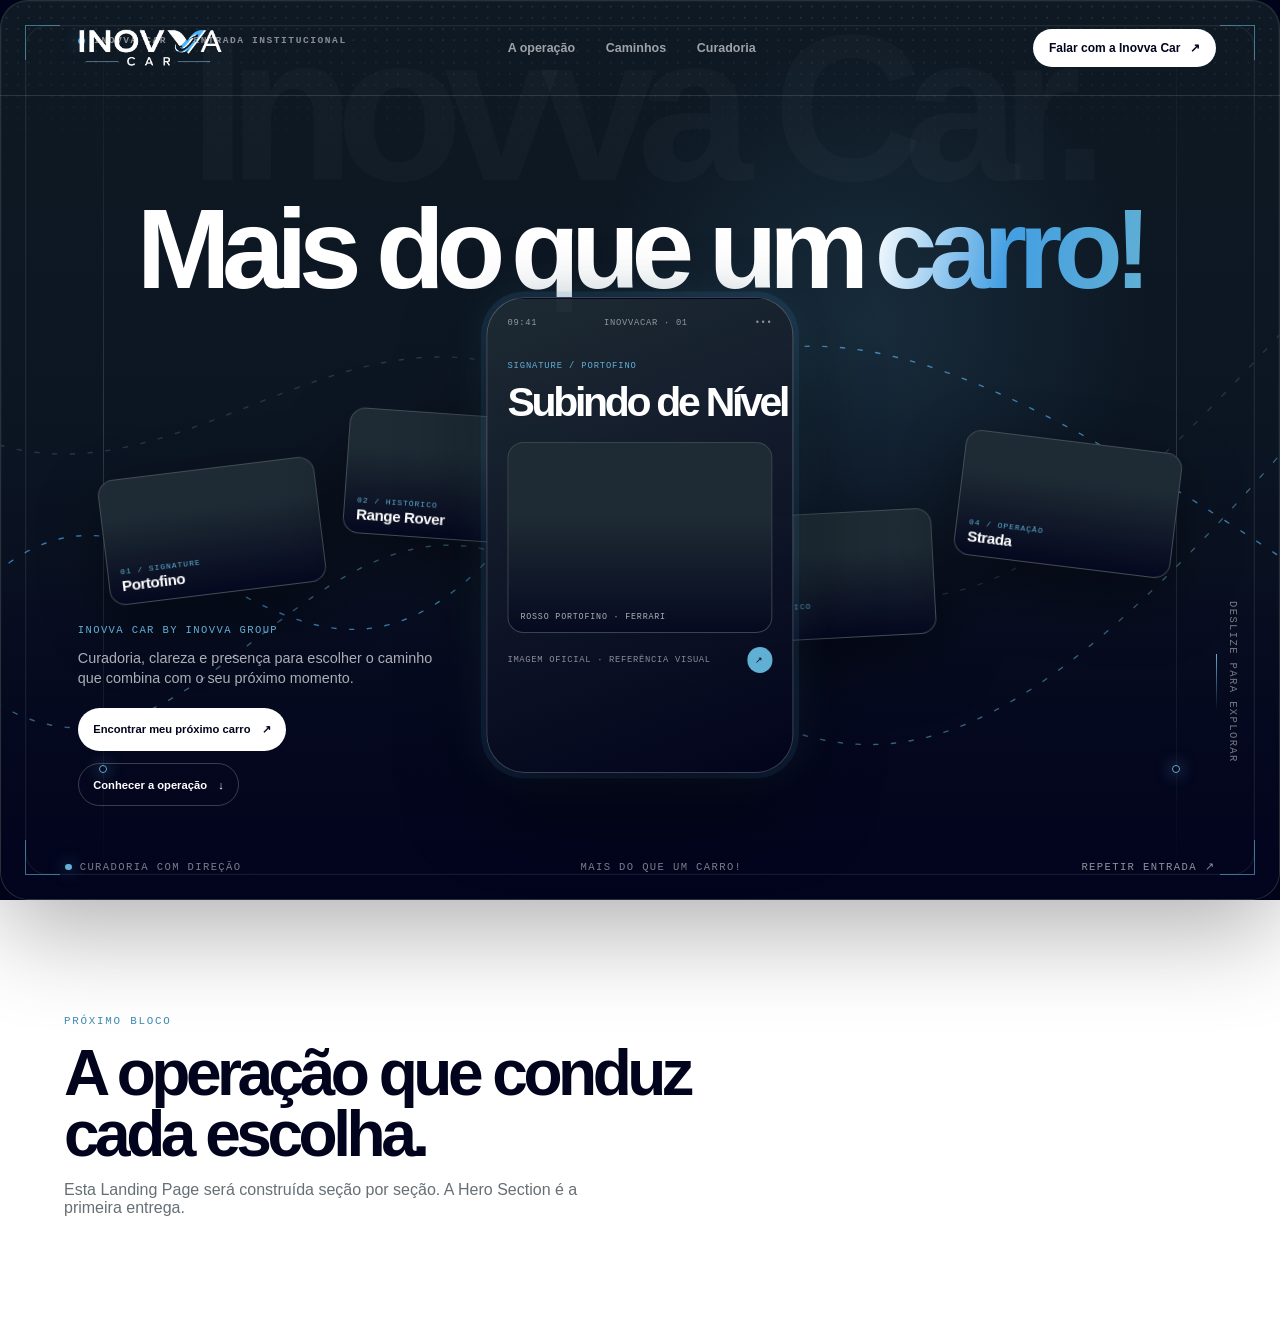
<file: index.html>
<!doctype html>
<html lang="pt-BR">
  <head>
    <meta charset="utf-8" />
    <meta name="viewport" content="width=device-width, initial-scale=1" />
    <meta name="theme-color" content="#02041d" />
    <meta name="description" content="Inovva Car — curadoria para o próximo capítulo." />
    <title>Inovva Car — Mais do que um carro!</title>
    <link rel="icon" type="image/webp" href="assets/images/favicon.webp" />
    <link rel="stylesheet" href="design-system/styles/tokens.css" />
    <link rel="stylesheet" href="assets/css/institutional.css" />
  </head>
  <body>
    <a class="skip-link" href="#conteudo">Pular para o conteúdo</a>

    <div class="site-shell">
      <header class="institutional-header">
        <a class="brand-lockup" href="#inicio" aria-label="Inovva Car — voltar ao início">
          <img src="assets/images/logo_claro.webp" alt="Inovva Car" />
        </a>

        <nav class="site-nav" aria-label="Navegação principal">
          <a href="#operacao">A operação</a>
          <a href="#caminhos">Caminhos</a>
          <a href="#curadoria">Curadoria</a>
        </nav>

        <a class="header-cta" href="#operacao">
          Falar com a Inovva Car
          <span aria-hidden="true">↗</span>
        </a>
        <button class="menu-trigger" type="button" data-menu-trigger aria-expanded="false" aria-controls="mobile-menu" aria-label="Abrir menu">
          <span></span><span></span>
        </button>
      </header>

      <nav class="mobile-menu" id="mobile-menu" data-mobile-menu aria-label="Navegação móvel">
        <a href="#operacao">A operação</a>
        <a href="#caminhos">Caminhos</a>
        <a href="#curadoria">Curadoria</a>
        <a href="#operacao">Falar com a Inovva Car <span aria-hidden="true">↗</span></a>
      </nav>

      <main id="conteudo">
        <section class="hero hero--sonic" id="inicio" aria-labelledby="hero-title" data-hero data-hero-stage>
          <div class="hero__grid" aria-hidden="true"></div>
          <div class="hero__wash" aria-hidden="true"></div>
          <svg class="hero__wave" viewBox="0 0 1440 760" preserveAspectRatio="none" aria-hidden="true">
            <path d="M-40 510 C180 320 320 680 570 455 S980 235 1480 490" />
            <path d="M-40 575 C220 740 360 330 650 505 S1080 705 1480 350" />
            <path d="M-40 365 C220 455 430 175 720 375 S1120 550 1480 250" />
          </svg>

          <span class="hero__frame hero__frame--tl" aria-hidden="true"></span>
          <span class="hero__frame hero__frame--tr" aria-hidden="true"></span>
          <span class="hero__frame hero__frame--bl" aria-hidden="true"></span>
          <span class="hero__frame hero__frame--br" aria-hidden="true"></span>
          <span class="hero__axis hero__axis--left" aria-hidden="true"></span>
          <span class="hero__axis hero__axis--right" aria-hidden="true"></span>

          <span class="hero__inner-frame" aria-hidden="true"></span>
          <span class="hero__intro-word" data-hero-intro-word aria-hidden="true">Inovva Car.</span>

          <div class="hero__sequence-label"><i aria-hidden="true"></i> Inovva Car <b>/</b> Entrada institucional</div>

          <h1 class="hero__sonic-title" id="hero-title" data-hero-main-title>
            <span data-hero-title-chunk>Mais do</span>
            <span data-hero-title-chunk>que um</span>
            <span data-hero-title-chunk>carro!</span>
          </h1>
          <div class="hero__alt-title" data-hero-alt-title aria-hidden="true">O seu próximo nível</div>
          <div class="hero__resolve-title" data-hero-resolve-title>
            <strong>Começa aqui!<br />Na Inovva Car</strong>
            <span>Inovva Car · curadoria para o próximo capítulo</span>
          </div>

          <div class="hero__content hero__content--support">
            <p class="hero__kicker">Inovva Car by Inovva Group</p>
            <p class="hero__intro">Curadoria, clareza e presença para escolher o caminho que combina com o seu próximo momento.</p>
            <div class="hero__actions">
              <a class="button button--primary" href="#operacao">Encontrar meu próximo carro <span aria-hidden="true">↗</span></a>
              <a class="button button--ghost" href="#operacao">Conhecer a operação <span aria-hidden="true">↓</span></a>
            </div>
          </div>

          <div class="hero__device" data-hero-device aria-label="Ferrari Portofino vermelha em destaque">
            <div class="hero__device-top"><span>09:41</span><span>INOVVACAR · 01</span><span>•••</span></div>
            <div class="hero__device-head"><span>Signature / Portofino</span><strong>Subindo de Nível</strong></div>
          <div class="hero__device-media"><img data-hero-device-image src="assets/images/vehicles/ferrari-portofino-vermelha.webp" alt="Ferrari Portofino vermelha em destaque" /><span>Rosso Portofino · Ferrari</span></div>
            <div class="hero__device-footer"><span>Imagem oficial · referência visual</span><i aria-hidden="true">↗</i></div>
          </div>

          <div class="hero__cards" data-hero-cards aria-label="Modelos presentes no histórico de portfólio">
            <figure class="hero__card hero__card--one"><img data-hero-card-image="0" src="assets/images/vehicles/ferrari-portofino-vermelha.webp" alt="Ferrari Portofino vermelha" /><figcaption><span>01 / Signature</span><strong>Portofino</strong></figcaption></figure>
            <figure class="hero__card hero__card--two"><img data-hero-card-image="1" src="assets/images/vehicles/mercedes-c180-prata.webp" alt="Mercedes-Benz C 180 prata em destaque" /><figcaption><span>02 / Signature</span><strong>C 180</strong></figcaption></figure>
            <figure class="hero__card hero__card--three"><img data-hero-card-image="2" src="assets/images/vehicles/mercedes-glb-200-2021.webp" alt="Mercedes-Benz GLB 200 2021" /><figcaption><span>03 / Signature</span><strong>GLB 200</strong></figcaption></figure>
            <figure class="hero__card hero__card--four"><img data-hero-card-image="3" src="assets/images/vehicles/bmw-x5.webp" alt="BMW X5" /><figcaption><span>04 / Histórico</span><strong>BMW X5</strong></figcaption></figure>
          </div>

          <div class="hero__flash" data-hero-flash aria-hidden="true"></div>

          <div class="hero__meta-rail" data-hero-meta>
            <span><i aria-hidden="true"></i> Curadoria com direção</span>
            <span>São Paulo · Brasil</span>
            <button type="button" data-hero-replay>Repetir entrada ↗</button>
          </div>
          <div class="hero__scroll-cue" aria-hidden="true"><span>Deslize para explorar</span><i></i></div>
        </section>

        <section class="next-section-hint" id="operacao" aria-label="Próxima seção em construção">
          <span>Próximo bloco</span>
          <strong>A operação que conduz cada escolha.</strong>
          <p>Esta Landing Page será construída seção por seção. A Hero Section é a primeira entrega.</p>
        </section>

        <span id="caminhos" class="section-anchor" aria-hidden="true"></span>
        <span id="curadoria" class="section-anchor" aria-hidden="true"></span>
      </main>
    </div>

    <script src="assets/js/institutional.js"></script>
  </body>
</html>
</file>
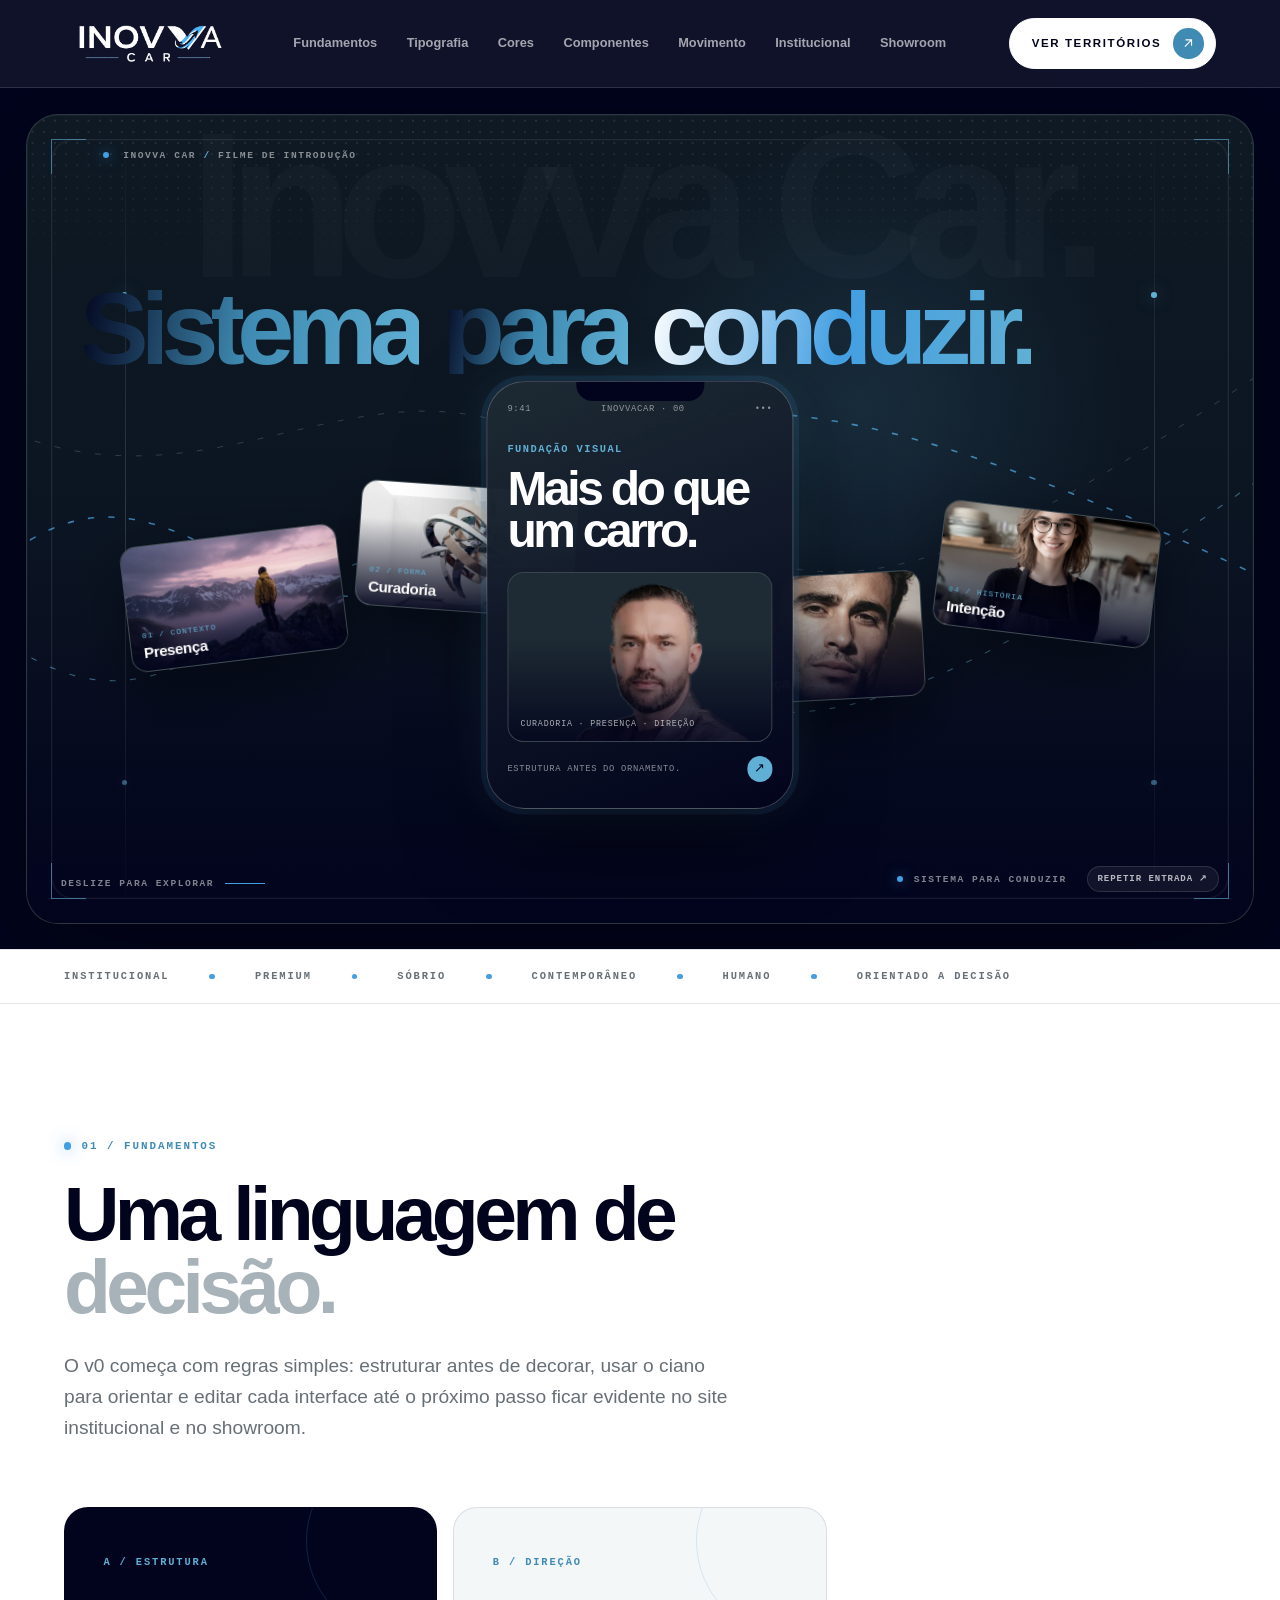
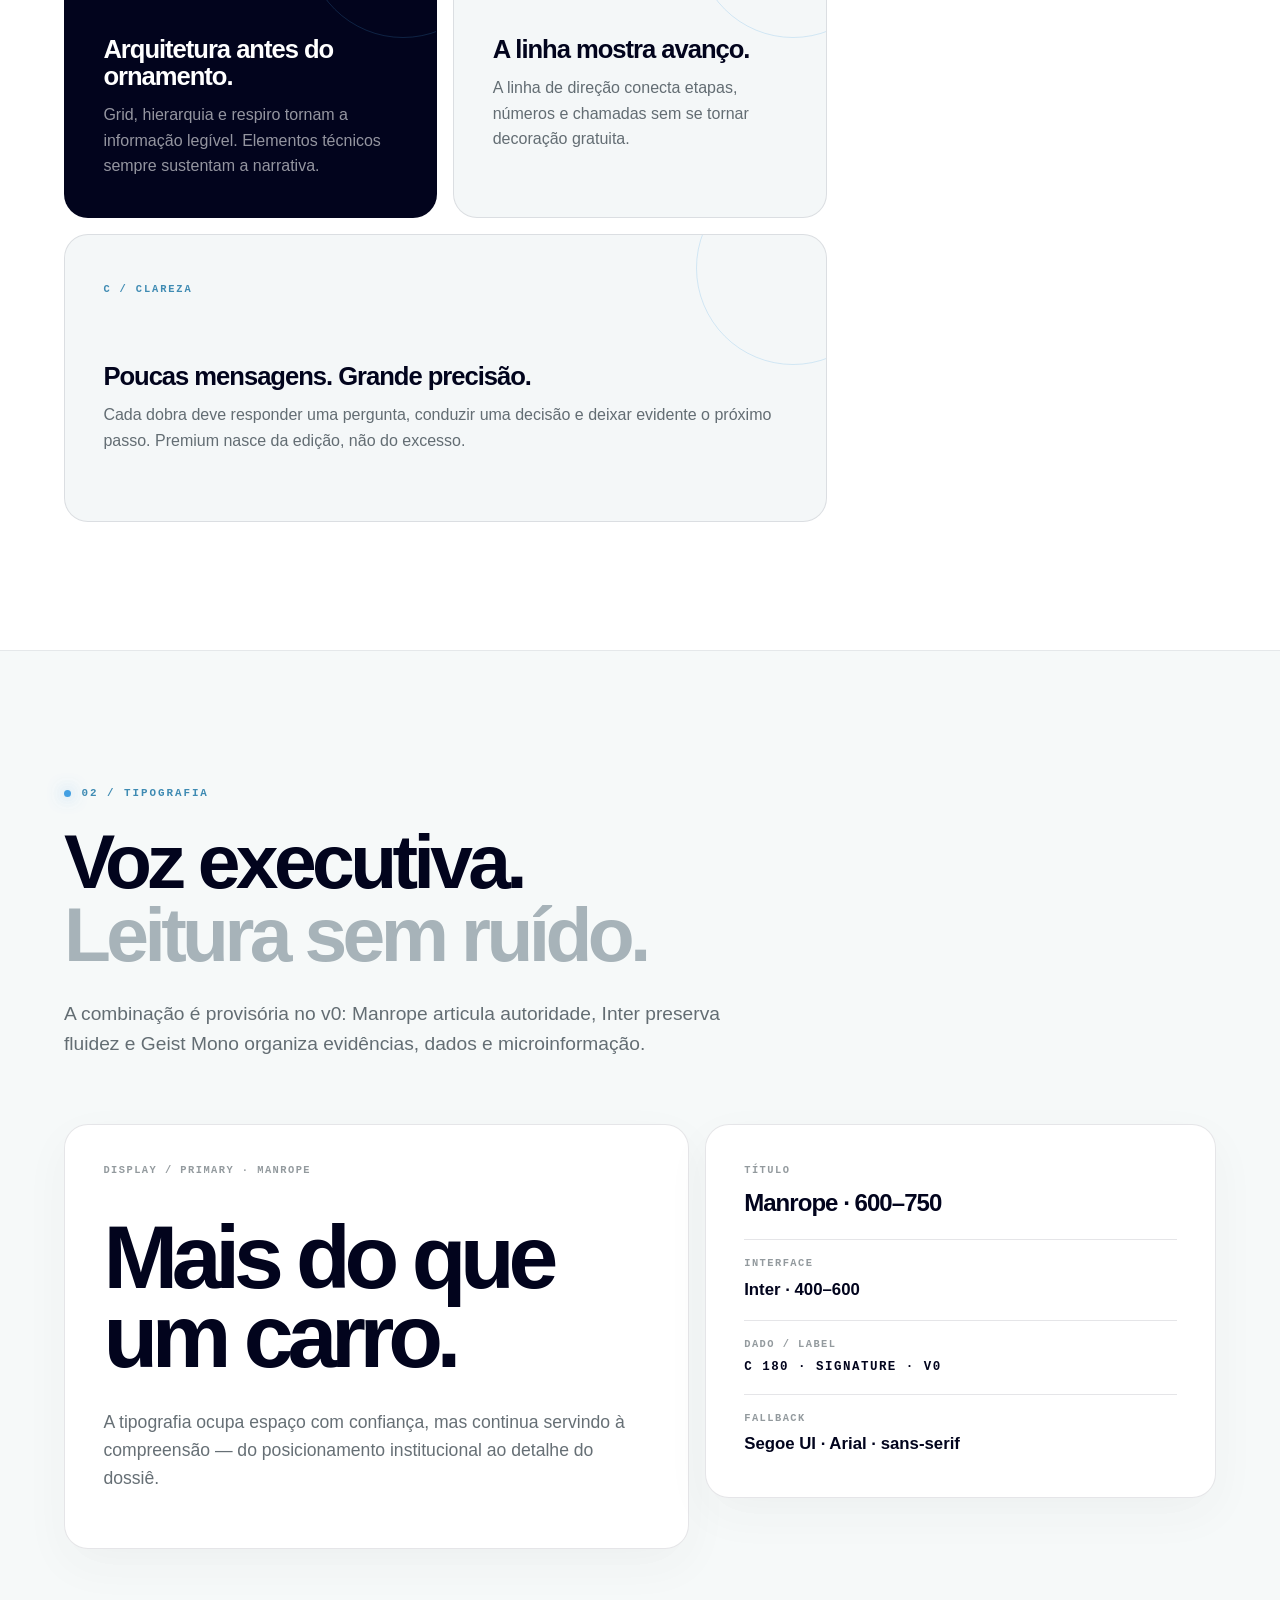
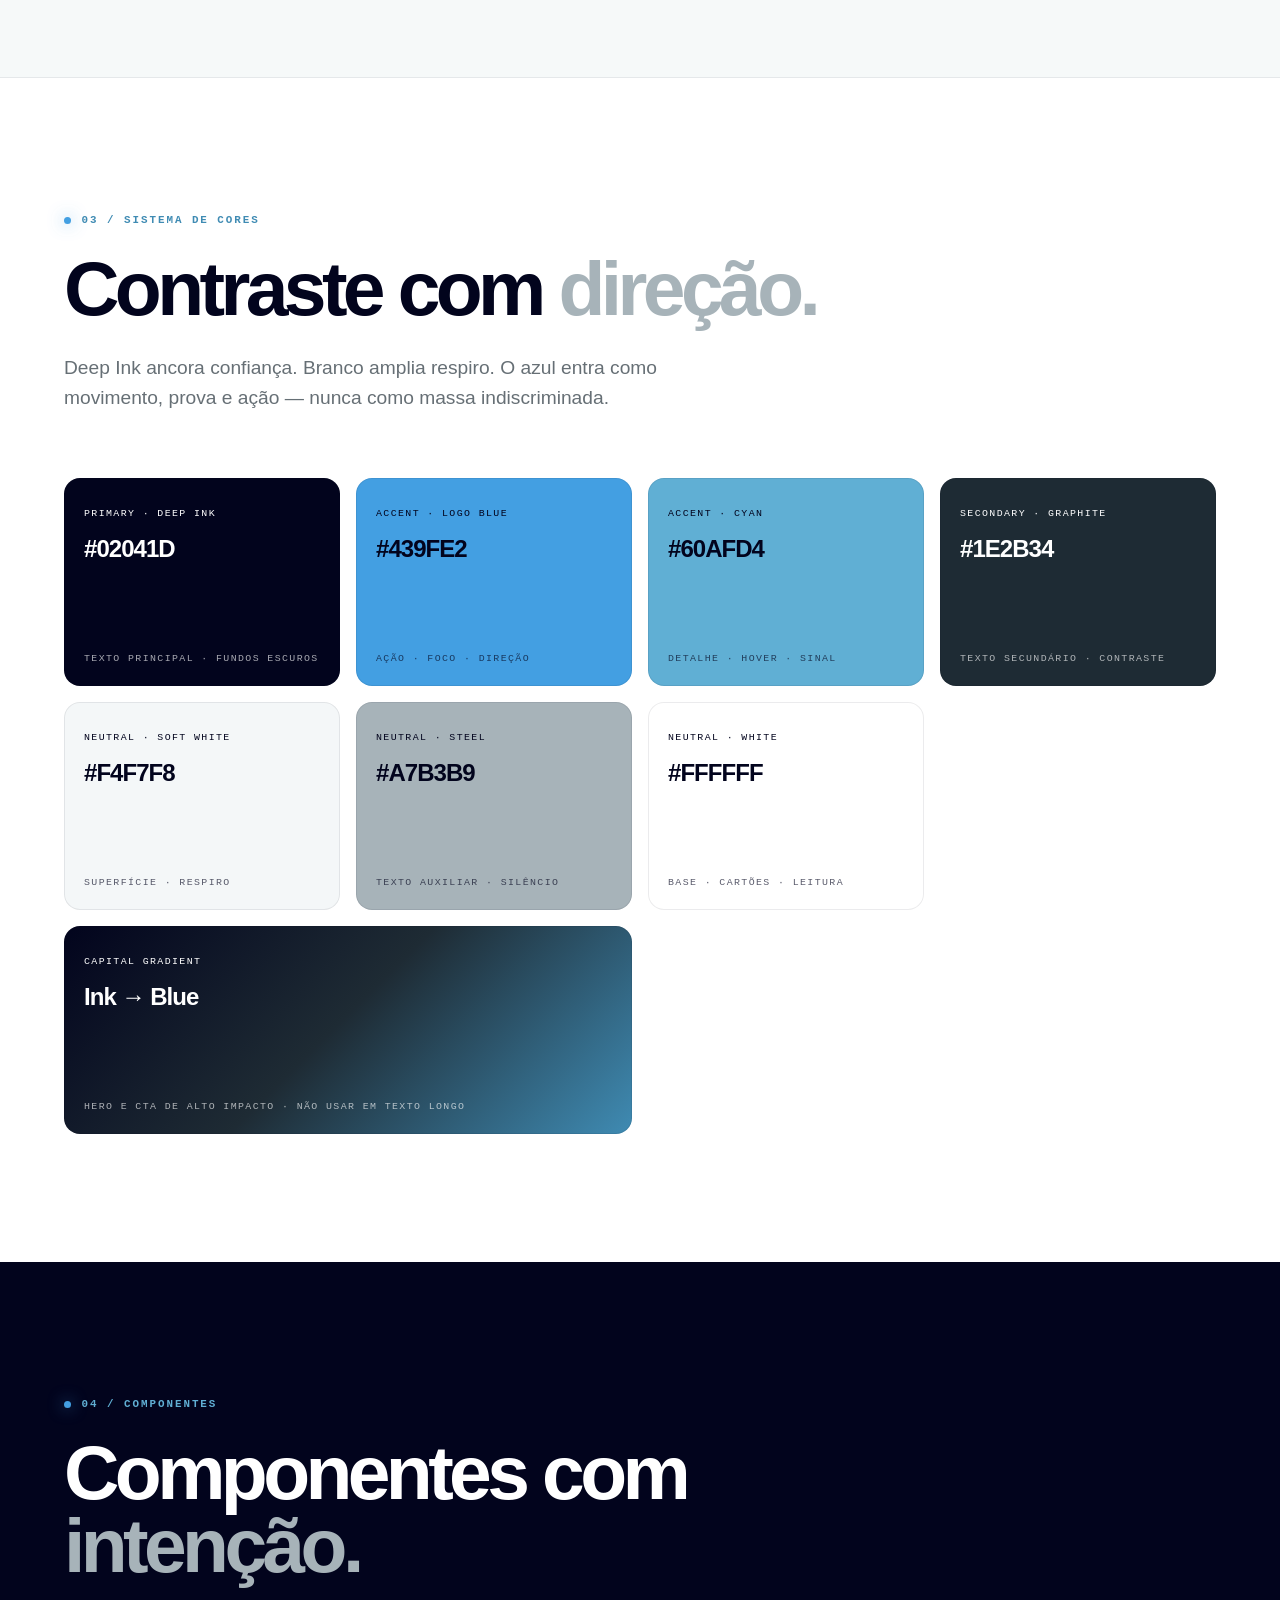
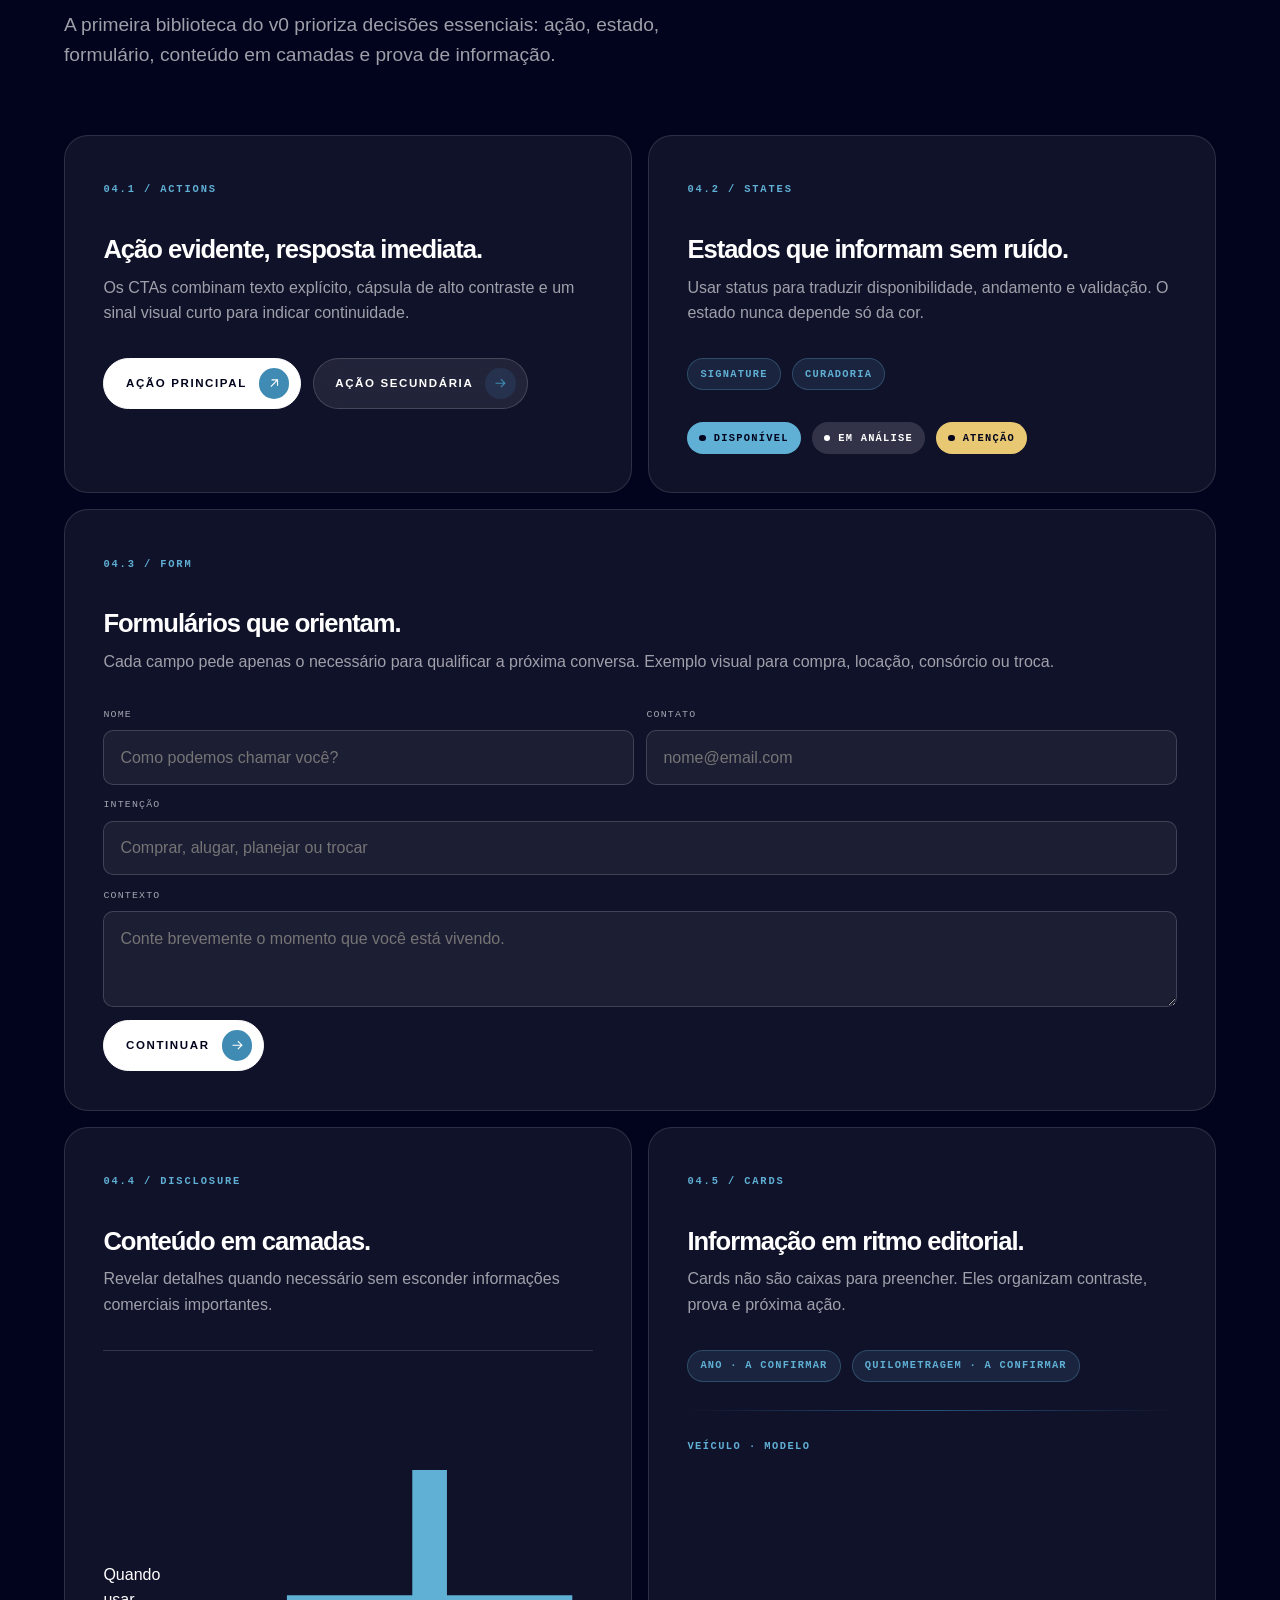
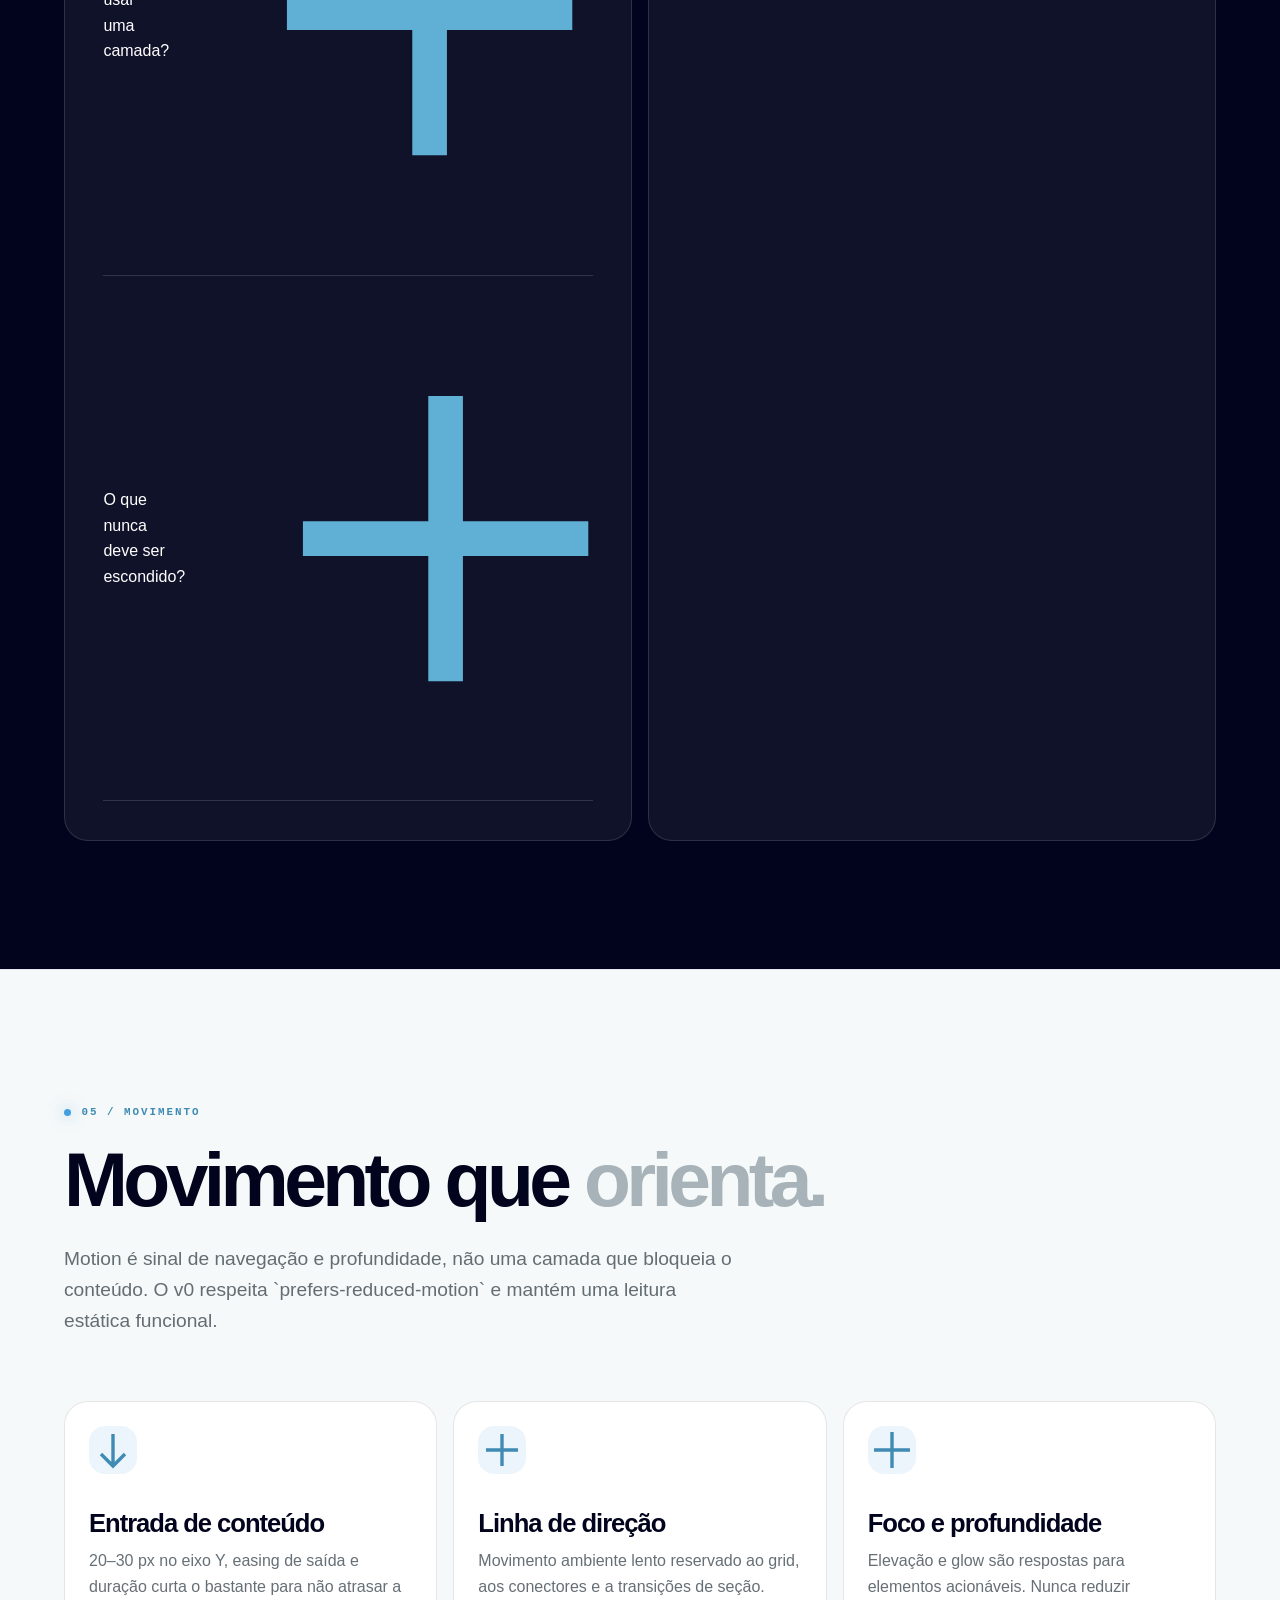
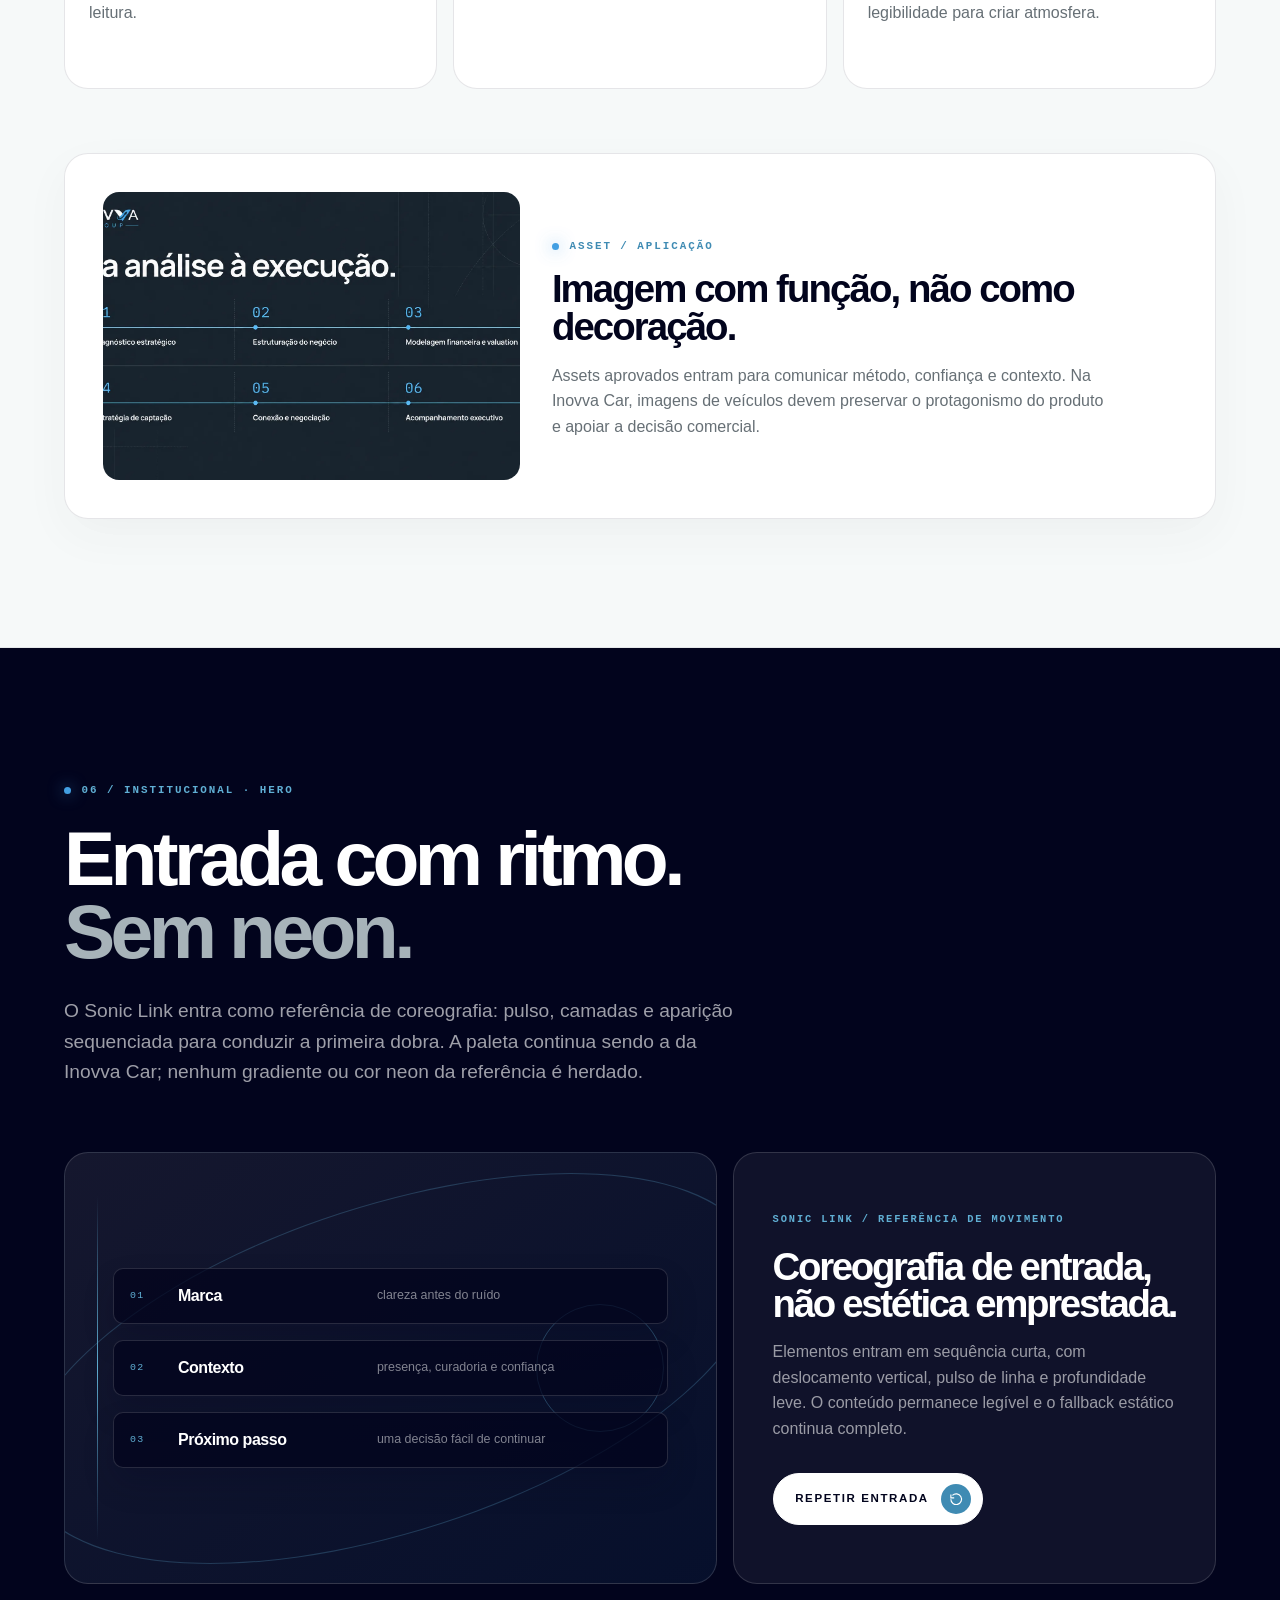
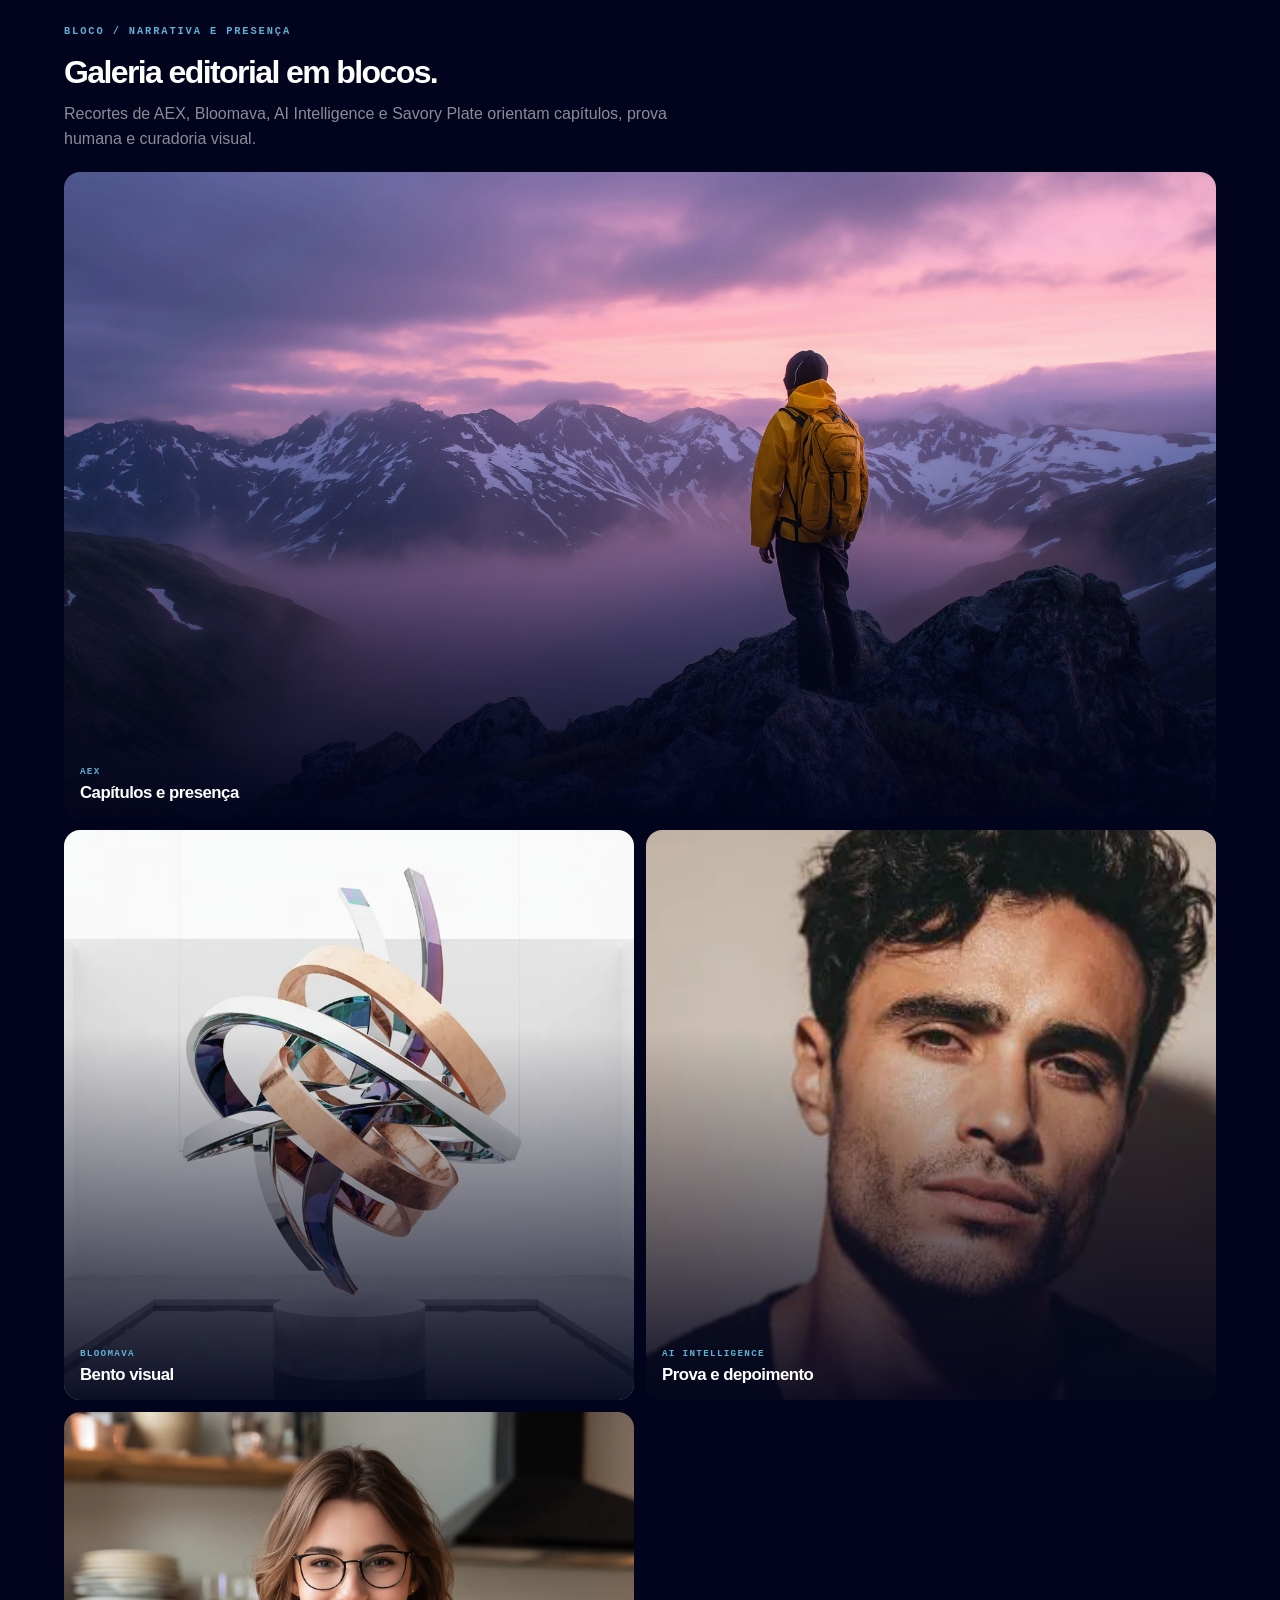
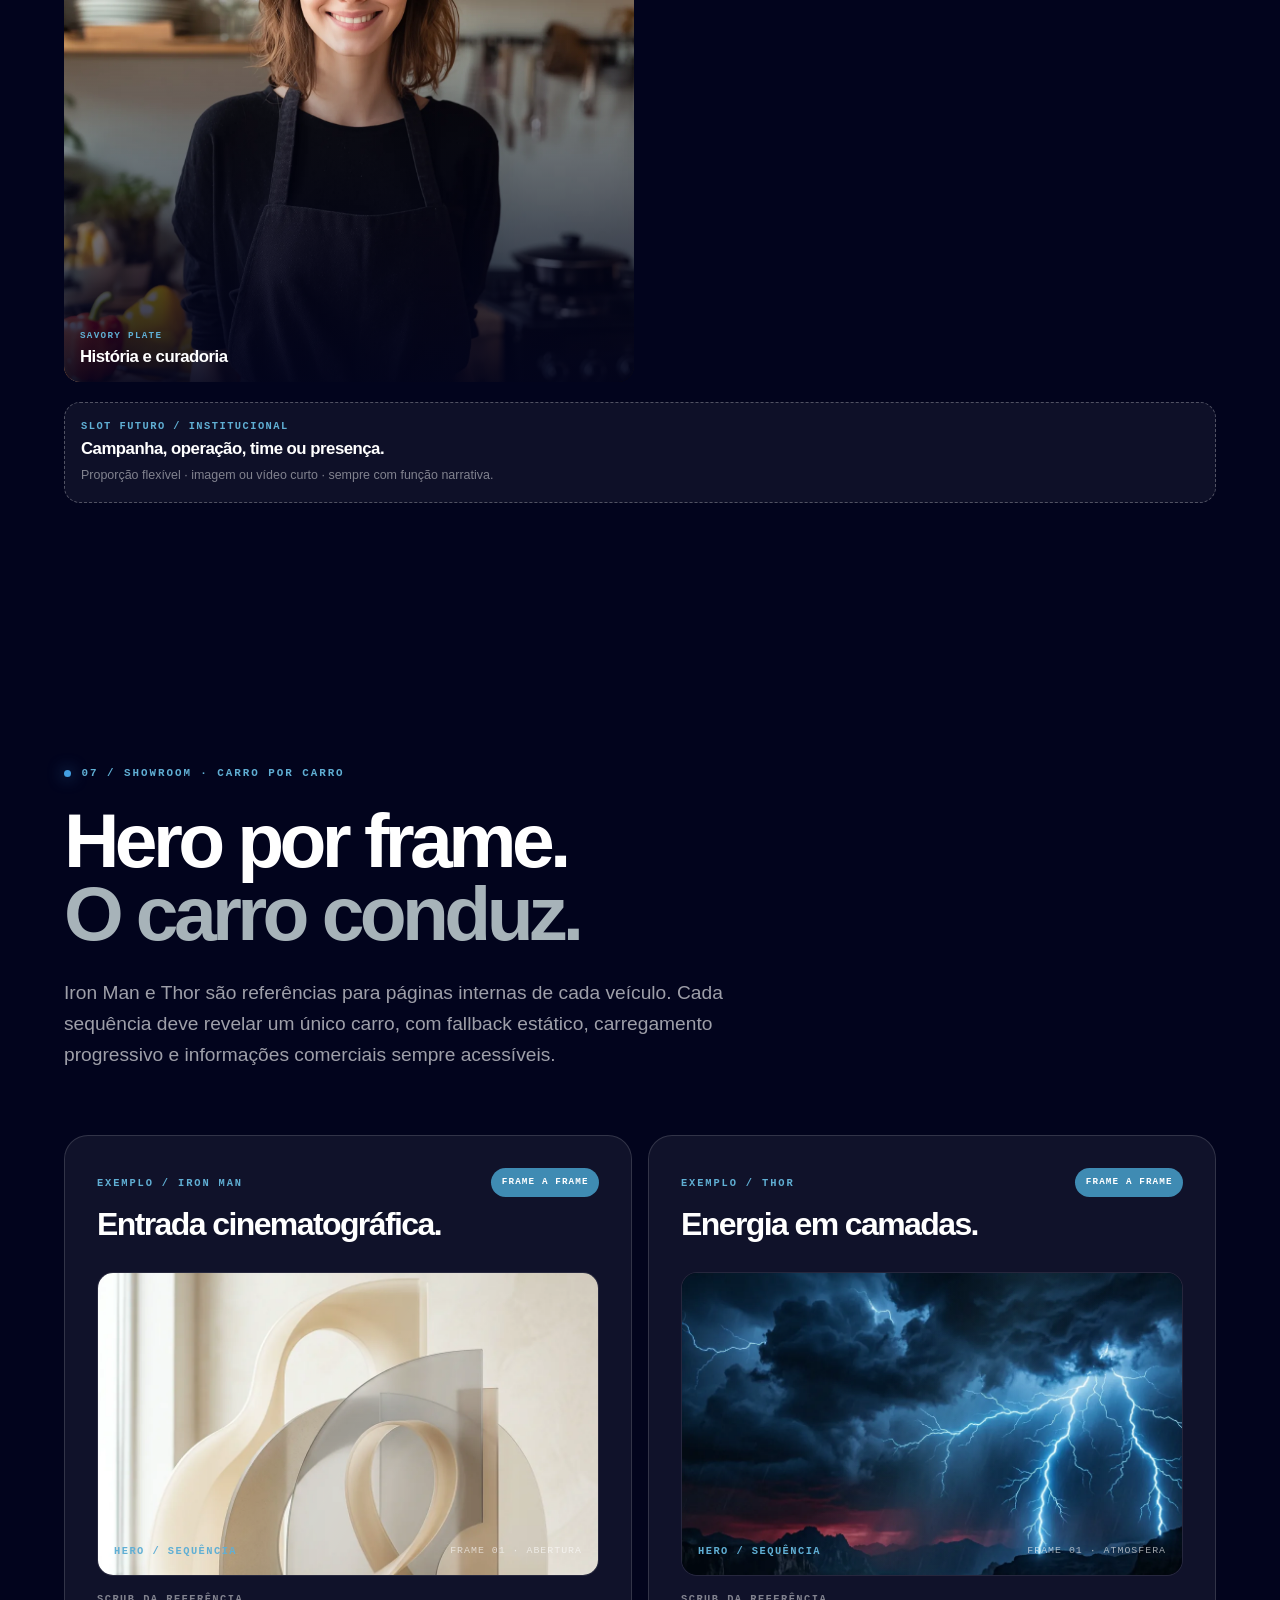
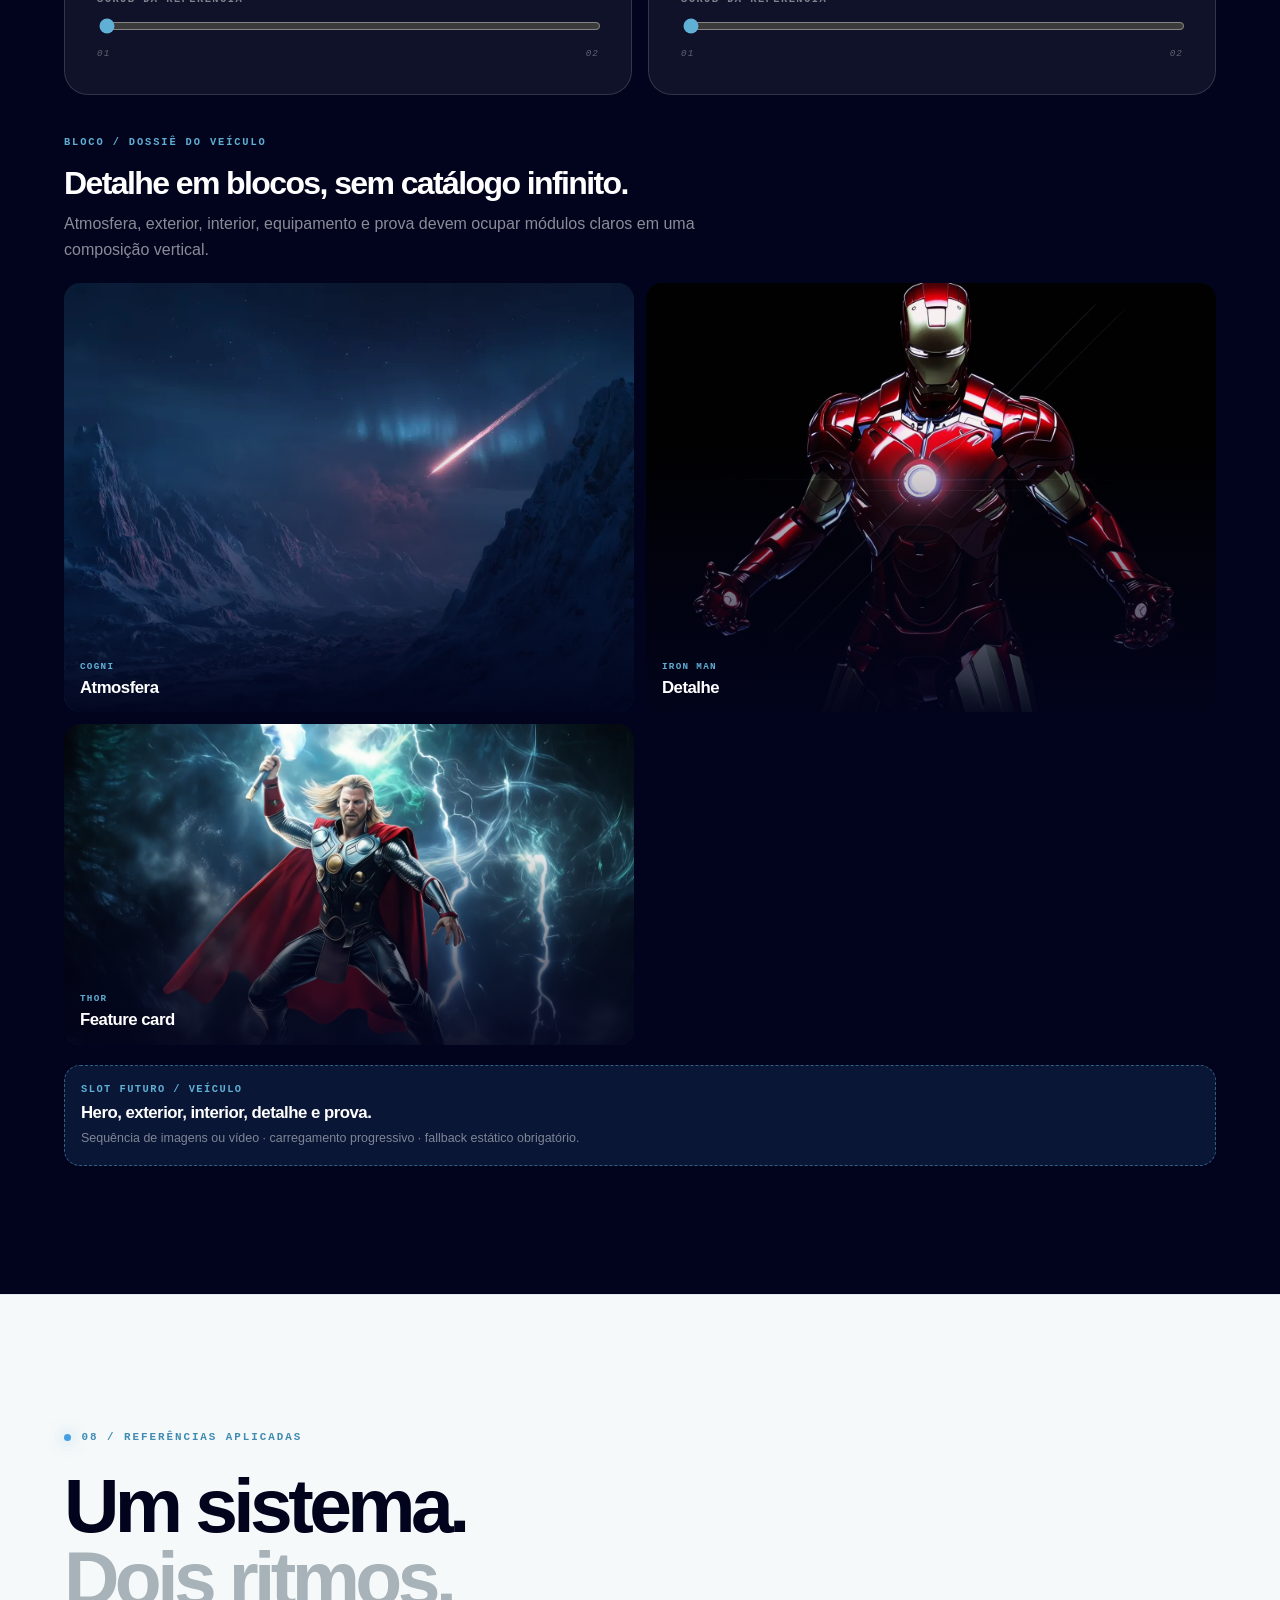
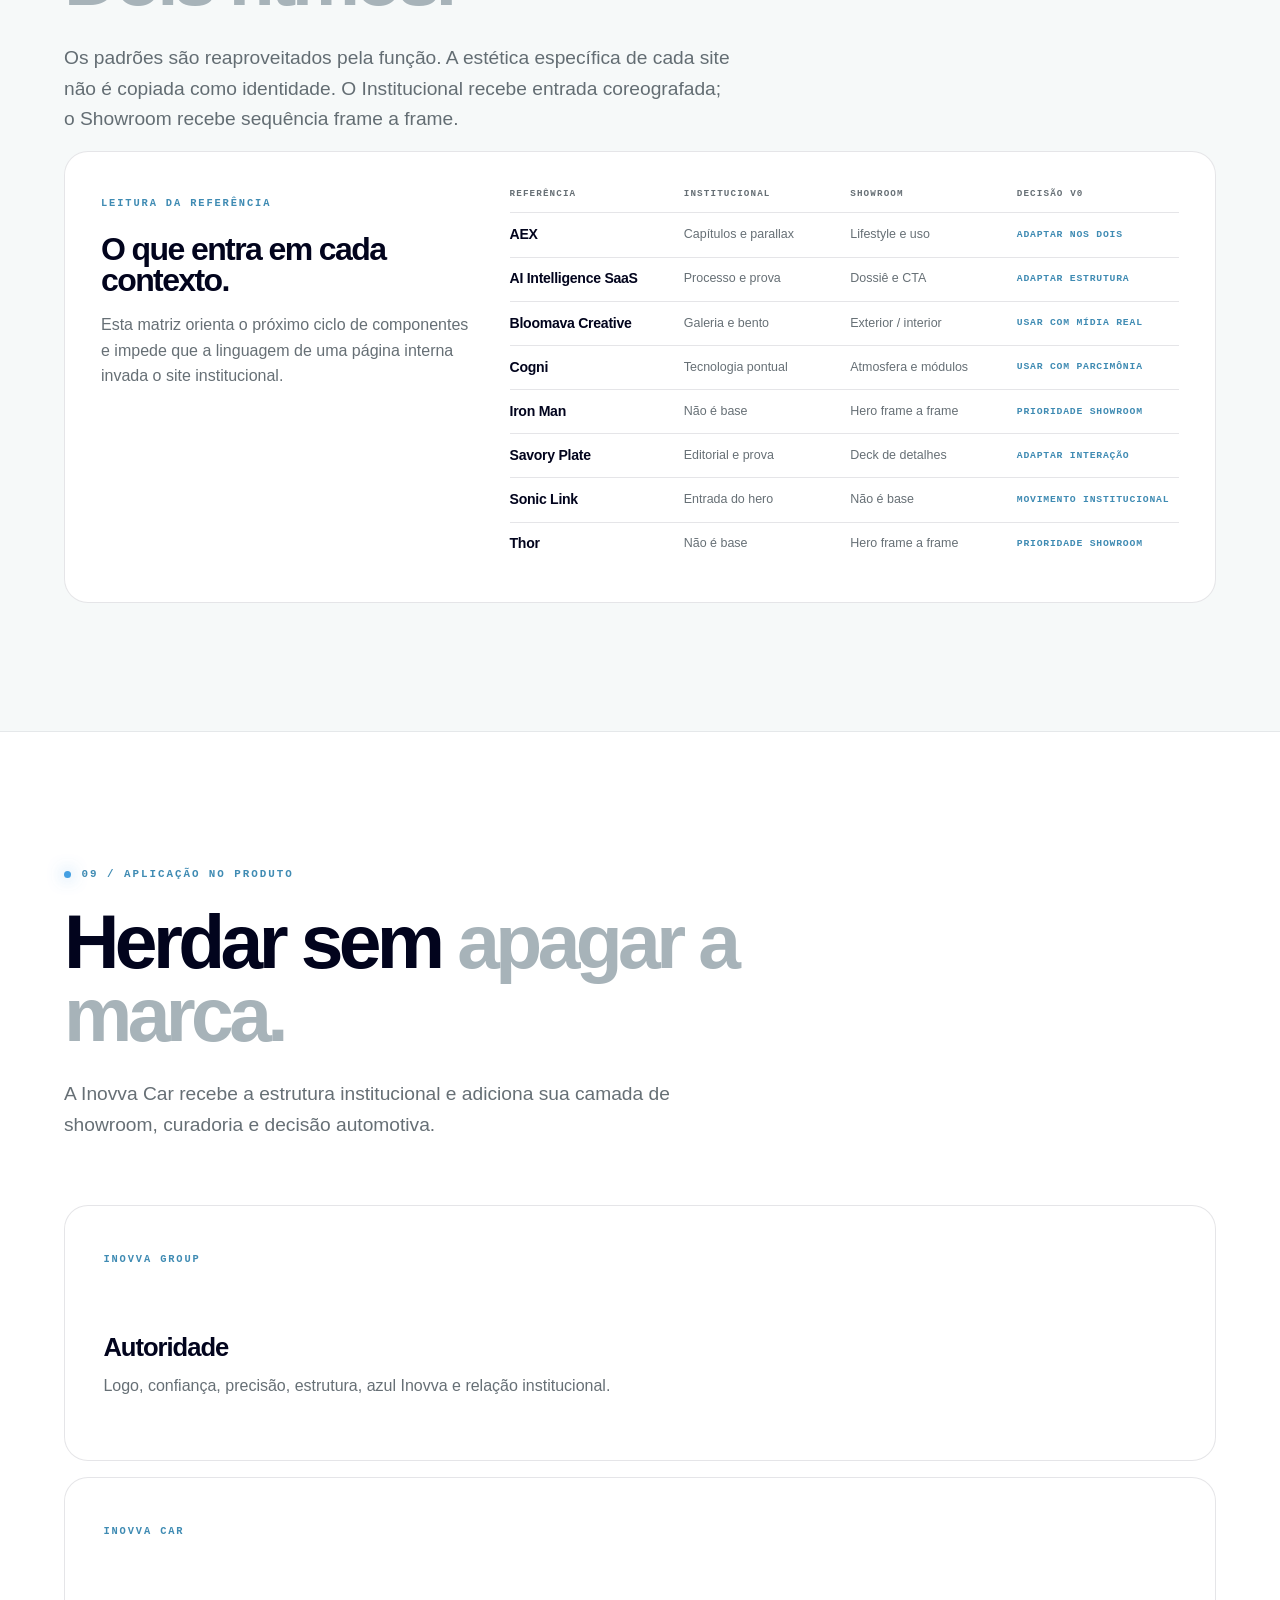
<file: design-system/index.html>
<!doctype html>
<html lang="pt-BR">
  <head>
    <meta charset="utf-8" />
    <meta name="viewport" content="width=device-width, initial-scale=1" />
    <meta name="theme-color" content="#02041d" />
    <meta name="description" content="Design System v0 da Inovva Car para guiar o site institucional e o showroom." />
    <title>Inovva Car — Design System v0</title>
    <link rel="stylesheet" href="styles/tokens.css" />
    <link rel="stylesheet" href="styles/base.css" />
    <link rel="stylesheet" href="styles/components.css" />
    <link rel="stylesheet" href="styles/motion.css" />
  </head>
  <body>
    <a class="skip-link" href="#main-content">Pular para o conteúdo</a>

    <div class="page-shell">
      <header class="site-header">
        <a class="brand-lockup" href="#top" aria-label="Inovva Car — voltar ao início">
          <img src="assets/brand/logo-inovvacar-claro.webp" alt="Inovva Car" />
        </a>

        <nav class="site-nav" aria-label="Navegação principal">
          <a href="#fundamentos">Fundamentos</a>
          <a href="#tipografia">Tipografia</a>
          <a href="#cores">Cores</a>
          <a href="#componentes">Componentes</a>
          <a href="#movimento">Movimento</a>
          <a href="#institucional">Institucional</a>
          <a href="#showroom">Showroom</a>
        </nav>

        <div class="header-actions">
          <a class="button button--dark" href="#institucional">
            Ver territórios
            <svg viewBox="0 0 24 24" fill="none" stroke="currentColor" stroke-width="1.7" aria-hidden="true"><path d="m7 17 10-10M8 7h9v9" /></svg>
          </a>
          <button class="menu-trigger" type="button" data-menu-trigger aria-expanded="false" aria-controls="mobile-menu" aria-label="Abrir menu">
            <svg viewBox="0 0 24 24" fill="none" stroke="currentColor" stroke-width="1.6" aria-hidden="true"><path d="M4 7h16M4 12h16M4 17h16" /></svg>
          </button>
        </div>
      </header>

      <nav class="mobile-menu" id="mobile-menu" data-mobile-menu aria-label="Navegação móvel">
        <a href="#fundamentos">Fundamentos</a>
        <a href="#tipografia">Tipografia</a>
        <a href="#cores">Cores</a>
        <a href="#componentes">Componentes</a>
        <a href="#movimento">Movimento</a>
        <a href="#institucional">Institucional</a>
        <a href="#showroom">Showroom</a>
        <span class="mono-label">Inovva Car · Design System v0</span>
      </nav>

      <main id="main-content">
        <section class="hero hero--sonic" id="top" data-sonic-hero>
          <div class="hero-sonic__stage is-intro" data-sonic-stage>
            <div class="hero-sonic__dots" aria-hidden="true"></div>
            <div class="hero-sonic__wash" aria-hidden="true"></div>
            <svg class="hero-sonic__wave" viewBox="0 0 1200 700" preserveAspectRatio="none" aria-hidden="true">
              <path class="hero-sonic__wave-line hero-sonic__wave-line--one" d="M-30 390 C150 250 250 520 430 370 S760 210 1230 410" />
              <path class="hero-sonic__wave-line hero-sonic__wave-line--two" d="M-30 450 C190 600 270 270 490 420 S820 560 1230 300" />
              <path class="hero-sonic__wave-line hero-sonic__wave-line--three" d="M-30 270 C200 360 350 170 560 310 S880 420 1230 210" />
            </svg>
            <span class="hero-sonic__inner-frame" aria-hidden="true"></span>
            <span class="hero-sonic__corner hero-sonic__corner--top-left" aria-hidden="true"></span>
            <span class="hero-sonic__corner hero-sonic__corner--top-right" aria-hidden="true"></span>
            <span class="hero-sonic__corner hero-sonic__corner--bottom-left" aria-hidden="true"></span>
            <span class="hero-sonic__corner hero-sonic__corner--bottom-right" aria-hidden="true"></span>
            <span class="hero-sonic__axis hero-sonic__axis--left" aria-hidden="true"><i></i><i></i></span>
            <span class="hero-sonic__axis hero-sonic__axis--right" aria-hidden="true"><i></i><i></i></span>
            <span class="hero-sonic__crosshair" aria-hidden="true"></span>
            <span class="hero-sonic__sequence-label"><i></i> Inovva Car <b>/</b> Filme de introdução</span>

            <div class="hero-sonic__intro-word" data-sonic-intro-word aria-hidden="true">Inovva Car.</div>

            <h1 class="hero-sonic__main-title" data-sonic-main-title>
              <span class="hero-sonic__title-chunk">Sistema</span>
              <span class="hero-sonic__title-chunk">para</span>
              <span class="hero-sonic__title-chunk">conduzir.</span>
            </h1>

            <div class="hero-sonic__alt-title" data-sonic-alt-title aria-hidden="true">Clareza em movimento.</div>

            <div class="hero-sonic__resolve-title" data-sonic-resolve-title>
              <strong>Clareza para guiar.</strong>
              <span>Design System v0 · Inovva Car</span>
            </div>

            <div class="hero-sonic__device" data-sonic-device aria-label="Amostra central da aplicação do Design System Inovva Car">
              <div class="hero-sonic__device-notch" aria-hidden="true"></div>
              <div class="hero-sonic__device-top"><span>9:41</span><span>INOVVACAR · 00</span><span>•••</span></div>
              <div class="hero-sonic__device-head"><span class="mono-label">Fundação visual</span><strong>Mais do que<br />um carro.</strong></div>
              <div class="hero-sonic__device-media"><img src="assets/mood/pessoa-maicon-bracos-cruzados.webp" alt="Pessoa em uma composição institucional da Inovva Car" /><span>Curadoria · presença · direção</span></div>
              <div class="hero-sonic__device-footer"><span>Estrutura antes do ornamento.</span><i>↗</i></div>
            </div>

            <div class="hero-sonic__cards" data-sonic-cards aria-label="Camadas visuais da composição do hero">
              <figure class="hero-sonic__card hero-sonic__card--one"><img src="assets/references/institutional/paisagem-aex.webp" alt="Paisagem usada como referência de narrativa" /><figcaption><span>01 / Contexto</span><strong>Presença</strong></figcaption></figure>
              <figure class="hero-sonic__card hero-sonic__card--two"><img src="assets/references/institutional/escultura-bloomava.webp" alt="Escultura usada como referência de composição" /><figcaption><span>02 / Forma</span><strong>Curadoria</strong></figcaption></figure>
              <figure class="hero-sonic__card hero-sonic__card--three"><img src="assets/references/institutional/retrato-ai-intelligence.webp" alt="Retrato usado como referência de prova humana" /><figcaption><span>03 / Prova</span><strong>Confiança</strong></figcaption></figure>
              <figure class="hero-sonic__card hero-sonic__card--four"><img src="assets/references/institutional/editorial-savory-plate.webp" alt="Retrato editorial usado como referência de narrativa" /><figcaption><span>04 / História</span><strong>Intenção</strong></figcaption></figure>
            </div>

            <div class="hero-sonic__flash" data-sonic-flash aria-hidden="true"></div>
            <div class="hero-sonic__meta-rail"><i></i><span data-sonic-meta>Fundação visual · Inovva Car</span><button type="button" data-sonic-replay>Repetir entrada ↗</button></div>
            <div class="hero-sonic__scroll-cue" aria-hidden="true"><span>Deslize para explorar</span><i></i></div>
          </div>
        </section>

        <div class="attribute-band" aria-label="Atributos do sistema">
          <span>Institucional</span><span>Premium</span><span>Sóbrio</span><span>Contemporâneo</span><span>Humano</span><span>Orientado a decisão</span>
        </div>

        <section class="section" id="fundamentos">
          <div class="container">
            <span class="eyebrow js-reveal">01 / Fundamentos</span>
            <h2 class="section-heading js-reveal js-reveal--delay-1">Uma linguagem de <span>decisão.</span></h2>
            <p class="section-intro js-reveal js-reveal--delay-2">O v0 começa com regras simples: estruturar antes de decorar, usar o ciano para orientar e editar cada interface até o próximo passo ficar evidente no site institucional e no showroom.</p>

            <div class="principles-grid" data-glow-grid>
              <article class="principle-card principle-card--dark js-reveal" data-glow-card>
                <span class="card-kicker">A / Estrutura</span>
                <h3>Arquitetura antes do ornamento.</h3>
                <p>Grid, hierarquia e respiro tornam a informação legível. Elementos técnicos sempre sustentam a narrativa.</p>
              </article>
              <article class="principle-card js-reveal js-reveal--delay-1" data-glow-card>
                <span class="card-kicker">B / Direção</span>
                <h3>A linha mostra avanço.</h3>
                <p>A linha de direção conecta etapas, números e chamadas sem se tornar decoração gratuita.</p>
              </article>
              <article class="principle-card principle-card--wide js-reveal js-reveal--delay-2" data-glow-card>
                <span class="card-kicker">C / Clareza</span>
                <h3>Poucas mensagens. Grande precisão.</h3>
                <p>Cada dobra deve responder uma pergunta, conduzir uma decisão e deixar evidente o próximo passo. Premium nasce da edição, não do excesso.</p>
              </article>
            </div>
          </div>
        </section>

        <section class="section section--soft" id="tipografia">
          <div class="container">
            <span class="eyebrow js-reveal">02 / Tipografia</span>
            <h2 class="section-heading js-reveal js-reveal--delay-1">Voz executiva.<br /><span>Leitura sem ruído.</span></h2>
            <p class="section-intro js-reveal js-reveal--delay-2">A combinação é provisória no v0: Manrope articula autoridade, Inter preserva fluidez e Geist Mono organiza evidências, dados e microinformação.</p>

            <div class="type-layout">
              <article class="type-specimen js-reveal">
                <span class="mono-label">Display / Primary · Manrope</span>
                <div class="type-specimen__display">Mais do que um carro.</div>
                <p class="type-specimen__body">A tipografia ocupa espaço com confiança, mas continua servindo à compreensão — do posicionamento institucional ao detalhe do dossiê.</p>
              </article>
              <div class="type-notes js-reveal js-reveal--delay-1">
                <div class="type-note"><span class="mono-label">Título</span><div class="type-note__sample type-note__sample--display">Manrope · 600–750</div></div>
                <div class="type-note"><span class="mono-label">Interface</span><div class="type-note__sample">Inter · 400–600</div></div>
                <div class="type-note"><span class="mono-label">Dado / label</span><div class="type-note__sample type-note__sample--mono">C 180 · Signature · v0</div></div>
                <div class="type-note"><span class="mono-label">Fallback</span><div class="type-note__sample">Segoe UI · Arial · sans-serif</div></div>
              </div>
            </div>
          </div>
        </section>

        <section class="section" id="cores">
          <div class="container">
            <span class="eyebrow js-reveal">03 / Sistema de cores</span>
            <h2 class="section-heading js-reveal js-reveal--delay-1">Contraste com <span>direção.</span></h2>
            <p class="section-intro js-reveal js-reveal--delay-2">Deep Ink ancora confiança. Branco amplia respiro. O azul entra como movimento, prova e ação — nunca como massa indiscriminada.</p>

            <div class="swatch-grid">
              <article class="swatch-card swatch--ink js-reveal"><div><span class="swatch-card__label">Primary · Deep Ink</span><div class="swatch-card__value">#02041D</div></div><span class="swatch-card__meta">Texto principal · fundos escuros</span></article>
              <article class="swatch-card swatch--blue js-reveal js-reveal--delay-1"><div><span class="swatch-card__label">Accent · Logo Blue</span><div class="swatch-card__value">#439FE2</div></div><span class="swatch-card__meta">Ação · foco · direção</span></article>
              <article class="swatch-card swatch--cyan js-reveal js-reveal--delay-2"><div><span class="swatch-card__label">Accent · Cyan</span><div class="swatch-card__value">#60AFD4</div></div><span class="swatch-card__meta">Detalhe · hover · sinal</span></article>
              <article class="swatch-card swatch--graphite js-reveal js-reveal--delay-3"><div><span class="swatch-card__label">Secondary · Graphite</span><div class="swatch-card__value">#1E2B34</div></div><span class="swatch-card__meta">Texto secundário · contraste</span></article>
              <article class="swatch-card swatch--surface js-reveal"><div><span class="swatch-card__label">Neutral · Soft White</span><div class="swatch-card__value">#F4F7F8</div></div><span class="swatch-card__meta">Superfície · respiro</span></article>
              <article class="swatch-card swatch--silver js-reveal js-reveal--delay-1"><div><span class="swatch-card__label">Neutral · Steel</span><div class="swatch-card__value">#A7B3B9</div></div><span class="swatch-card__meta">Texto auxiliar · silêncio</span></article>
              <article class="swatch-card swatch--white js-reveal js-reveal--delay-2"><div><span class="swatch-card__label">Neutral · White</span><div class="swatch-card__value">#FFFFFF</div></div><span class="swatch-card__meta">Base · cartões · leitura</span></article>
              <article class="swatch-card swatch--gradient swatch-card--wide js-reveal js-reveal--delay-3"><div><span class="swatch-card__label">Capital Gradient</span><div class="swatch-card__value">Ink → Blue</div></div><span class="swatch-card__meta">Hero e CTA de alto impacto · não usar em texto longo</span></article>
            </div>
          </div>
        </section>

        <section class="section section--dark" id="componentes">
          <div class="container">
            <span class="eyebrow js-reveal">04 / Componentes</span>
            <h2 class="section-heading js-reveal js-reveal--delay-1">Componentes com <span>intenção.</span></h2>
            <p class="section-intro js-reveal js-reveal--delay-2">A primeira biblioteca do v0 prioriza decisões essenciais: ação, estado, formulário, conteúdo em camadas e prova de informação.</p>

            <div class="component-grid">
              <article class="component-card js-reveal">
                <span class="card-kicker">04.1 / Actions</span>
                <h3>Ação evidente, resposta imediata.</h3>
                <p>Os CTAs combinam texto explícito, cápsula de alto contraste e um sinal visual curto para indicar continuidade.</p>
                <div class="button-row"><a class="button button--dark" href="#top">Ação principal <svg viewBox="0 0 24 24" fill="none" stroke="currentColor" stroke-width="1.7" aria-hidden="true"><path d="m7 17 10-10M8 7h9v9" /></svg></a><a class="button button--secondary" href="#cores">Ação secundária <svg viewBox="0 0 24 24" fill="none" stroke="currentColor" stroke-width="1.7" aria-hidden="true"><path d="M5 12h14m-6-6 6 6-6 6" /></svg></a></div>
              </article>

              <article class="component-card js-reveal js-reveal--delay-1">
                <span class="card-kicker">04.2 / States</span>
                <h3>Estados que informam sem ruído.</h3>
                <p>Usar status para traduzir disponibilidade, andamento e validação. O estado nunca depende só da cor.</p>
                <div class="tag-row"><span class="tag">Signature</span><span class="tag">Curadoria</span></div>
                <div class="status-row"><span class="status">Disponível</span><span class="status status--muted">Em análise</span><span class="status status--warning">Atenção</span></div>
              </article>

              <article class="component-card component-card--wide js-reveal js-reveal--delay-2">
                <span class="card-kicker">04.3 / Form</span>
                <h3>Formulários que orientam.</h3>
                <p>Cada campo pede apenas o necessário para qualificar a próxima conversa. Exemplo visual para compra, locação, consórcio ou troca.</p>
                <form class="form-demo" onsubmit="return false">
                  <div class="field"><label for="name">Nome</label><input id="name" type="text" placeholder="Como podemos chamar você?" /></div>
                  <div class="field"><label for="contact">Contato</label><input id="contact" type="email" placeholder="nome@email.com" /></div>
                  <div class="field field--full"><label for="intent">Intenção</label><input id="intent" type="text" placeholder="Comprar, alugar, planejar ou trocar" /></div>
                  <div class="field field--full"><label for="message">Contexto</label><textarea id="message" placeholder="Conte brevemente o momento que você está vivendo."></textarea></div>
                  <div><button class="button button--dark" type="submit">Continuar <svg viewBox="0 0 24 24" fill="none" stroke="currentColor" stroke-width="1.7" aria-hidden="true"><path d="M5 12h14m-6-6 6 6-6 6" /></svg></button></div>
                </form>
              </article>

              <article class="component-card js-reveal">
                <span class="card-kicker">04.4 / Disclosure</span>
                <h3>Conteúdo em camadas.</h3>
                <p>Revelar detalhes quando necessário sem esconder informações comerciais importantes.</p>
                <div class="accordion">
                  <div class="accordion__item"><button class="accordion__trigger" type="button" aria-expanded="false" data-accordion-trigger><span>Quando usar uma camada?</span><svg viewBox="0 0 24 24" fill="none" stroke="currentColor" stroke-width="1.7" aria-hidden="true"><path d="M12 5v14M5 12h14" /></svg></button><div class="accordion__panel">Para dossiês, perguntas frequentes e especificações extensas. O resumo deve continuar visível antes da expansão.</div></div>
                  <div class="accordion__item"><button class="accordion__trigger" type="button" aria-expanded="false" data-accordion-trigger><span>O que nunca deve ser escondido?</span><svg viewBox="0 0 24 24" fill="none" stroke="currentColor" stroke-width="1.7" aria-hidden="true"><path d="M12 5v14M5 12h14" /></svg></button><div class="accordion__panel">Preço, disponibilidade, condição, contato e o próximo passo comercial.</div></div>
                </div>
              </article>

              <article class="component-card js-reveal js-reveal--delay-1">
                <span class="card-kicker">04.5 / Cards</span>
                <h3>Informação em ritmo editorial.</h3>
                <p>Cards não são caixas para preencher. Eles organizam contraste, prova e próxima ação.</p>
                <div class="tag-row"><span class="tag">Ano · a confirmar</span><span class="tag">Quilometragem · a confirmar</span></div>
                <div class="rule"></div>
                <span class="mono-label" style="color: var(--color-cyan);">Veículo · modelo</span>
              </article>
            </div>
          </div>
        </section>

        <section class="section section--soft" id="movimento">
          <div class="container">
            <span class="eyebrow js-reveal">05 / Movimento</span>
            <h2 class="section-heading js-reveal js-reveal--delay-1">Movimento que <span>orienta.</span></h2>
            <p class="section-intro js-reveal js-reveal--delay-2">Motion é sinal de navegação e profundidade, não uma camada que bloqueia o conteúdo. O v0 respeita `prefers-reduced-motion` e mantém uma leitura estática funcional.</p>

            <div class="motion-grid">
              <article class="motion-card js-reveal"><div class="motion-icon"><svg viewBox="0 0 24 24" fill="none" stroke="currentColor" stroke-width="1.7" aria-hidden="true"><path d="M12 4v16m-6-6 6 6 6-6" /></svg></div><h3>Entrada de conteúdo</h3><p>20–30 px no eixo Y, easing de saída e duração curta o bastante para não atrasar a leitura.</p></article>
              <article class="motion-card ambient-beam js-reveal js-reveal--delay-1"><div class="motion-icon"><svg viewBox="0 0 24 24" fill="none" stroke="currentColor" stroke-width="1.7" aria-hidden="true"><path d="M4 12h16M12 4v16" /></svg></div><h3>Linha de direção</h3><p>Movimento ambiente lento reservado ao grid, aos conectores e a transições de seção.</p></article>
              <article class="motion-card js-reveal js-reveal--delay-2"><div class="motion-icon"><svg viewBox="0 0 24 24" fill="none" stroke="currentColor" stroke-width="1.7" aria-hidden="true"><path d="M12 3v18M3 12h18" /></svg></div><h3>Foco e profundidade</h3><p>Elevação e glow são respostas para elementos acionáveis. Nunca reduzir legibilidade para criar atmosfera.</p></article>
            </div>

            <div class="asset-card js-reveal js-reveal--delay-2">
              <div class="asset-card__media"><img src="assets/mood/imagem-metodo-kv.webp" alt="Imagem de referência para apresentação de método" loading="lazy" /></div>
              <div class="asset-card__copy"><span class="eyebrow">Asset / Aplicação</span><h3>Imagem com função, não como decoração.</h3><p>Assets aprovados entram para comunicar método, confiança e contexto. Na Inovva Car, imagens de veículos devem preservar o protagonismo do produto e apoiar a decisão comercial.</p></div>
            </div>
          </div>
        </section>

        <section class="section section--dark" id="institucional">
          <div class="container">
            <span class="eyebrow js-reveal">06 / Institucional · hero</span>
            <h2 class="section-heading js-reveal js-reveal--delay-1">Entrada com ritmo.<br /><span>Sem neon.</span></h2>
            <p class="section-intro js-reveal js-reveal--delay-2">O Sonic Link entra como referência de coreografia: pulso, camadas e aparição sequenciada para conduzir a primeira dobra. A paleta continua sendo a da Inovva Car; nenhum gradiente ou cor neon da referência é herdado.</p>

            <div class="entry-demo js-reveal js-reveal--delay-2" data-entry-demo>
              <div class="entry-demo__visual" aria-label="Amostra de entrada sequenciada do hero institucional">
                <span class="entry-demo__pulse"></span>
                <span class="entry-demo__line entry-demo__line--one"><i>01</i><strong>Marca</strong><em>clareza antes do ruído</em></span>
                <span class="entry-demo__line entry-demo__line--two"><i>02</i><strong>Contexto</strong><em>presença, curadoria e confiança</em></span>
                <span class="entry-demo__line entry-demo__line--three"><i>03</i><strong>Próximo passo</strong><em>uma decisão fácil de continuar</em></span>
                <span class="entry-demo__axis"></span>
              </div>
              <div class="entry-demo__copy"><span class="card-kicker">Sonic Link / referência de movimento</span><h3>Coreografia de entrada, não estética emprestada.</h3><p>Elementos entram em sequência curta, com deslocamento vertical, pulso de linha e profundidade leve. O conteúdo permanece legível e o fallback estático continua completo.</p><button class="button button--dark" type="button" data-entry-replay>Repetir entrada <svg viewBox="0 0 24 24" fill="none" stroke="currentColor" stroke-width="1.7" aria-hidden="true"><path d="M4 12a8 8 0 1 0 2.34-5.66M4 5v5h5" /></svg></button></div>
            </div>

            <div class="media-gallery media-gallery--institutional js-reveal" aria-label="Galeria de referências para o institucional">
              <div class="media-gallery__heading"><span class="card-kicker">Bloco / Narrativa e presença</span><h3>Galeria editorial em blocos.</h3><p>Recortes de AEX, Bloomava, AI Intelligence e Savory Plate orientam capítulos, prova humana e curadoria visual.</p></div>
              <div class="media-gallery__track">
                <figure class="media-tile media-tile--large"><img src="assets/references/institutional/paisagem-aex.webp" alt="Paisagem de montanha usada como referência de narrativa editorial" loading="lazy" /><figcaption><span>AEX</span><strong>Capítulos e presença</strong></figcaption></figure>
                <figure class="media-tile"><img src="assets/references/institutional/escultura-bloomava.webp" alt="Escultura abstrata em ambiente claro usada como referência de galeria" loading="lazy" /><figcaption><span>Bloomava</span><strong>Bento visual</strong></figcaption></figure>
                <figure class="media-tile"><img src="assets/references/institutional/retrato-ai-intelligence.webp" alt="Retrato usado como referência de prova humana" loading="lazy" /><figcaption><span>AI Intelligence</span><strong>Prova e depoimento</strong></figcaption></figure>
                <figure class="media-tile"><img src="assets/references/institutional/editorial-savory-plate.webp" alt="Retrato editorial usado como referência de conteúdo" loading="lazy" /><figcaption><span>Savory Plate</span><strong>História e curadoria</strong></figcaption></figure>
              </div>
            </div>

            <div class="slot-card js-reveal"><span class="mono-label">Slot futuro / Institucional</span><strong>Campanha, operação, time ou presença.</strong><small>Proporção flexível · imagem ou vídeo curto · sempre com função narrativa.</small></div>
          </div>
        </section>

        <section class="section section--dark section--showroom" id="showroom">
          <div class="container">
            <span class="eyebrow js-reveal">07 / Showroom · carro por carro</span>
            <h2 class="section-heading js-reveal js-reveal--delay-1">Hero por frame.<br /><span>O carro conduz.</span></h2>
            <p class="section-intro js-reveal js-reveal--delay-2">Iron Man e Thor são referências para páginas internas de cada veículo. Cada sequência deve revelar um único carro, com fallback estático, carregamento progressivo e informações comerciais sempre acessíveis.</p>

            <div class="showroom-sequence-grid">
              <article class="sequence-panel js-reveal">
                <div class="sequence-panel__heading"><div><span class="card-kicker">Exemplo / Iron Man</span><h3>Entrada cinematográfica.</h3></div><span class="context-badge context-badge--blue">Frame a frame</span></div>
                <div class="sequence-demo" data-sequence-demo data-sequence-labels="Frame 01 · abertura|Frame 02 · aproximação">
                  <div class="sequence-demo__stage">
                    <img class="sequence-demo__frame is-active" data-sequence-frame src="assets/references/showroom/heroi-iron-man.webp" alt="Referência de abertura para hero interno de showroom" />
                    <img class="sequence-demo__frame" data-sequence-frame src="assets/references/showroom/quadro-iron-man.webp" alt="Referência de frame intermediário para hero interno de showroom" />
                    <div class="sequence-demo__hud"><span class="mono-label">Hero / sequência</span><span data-sequence-output>Frame 01 · abertura</span></div>
                  </div>
                  <label class="sequence-demo__range"><span class="mono-label">Scrub da referência</span><input type="range" min="0" max="1" step="1" value="0" data-sequence-range aria-label="Controlar amostra de sequência Iron Man" /><span class="sequence-demo__ticks" aria-hidden="true"><i>01</i><i>02</i></span></label>
                </div>
              </article>

              <article class="sequence-panel js-reveal js-reveal--delay-1">
                <div class="sequence-panel__heading"><div><span class="card-kicker">Exemplo / Thor</span><h3>Energia em camadas.</h3></div><span class="context-badge context-badge--blue">Frame a frame</span></div>
                <div class="sequence-demo" data-sequence-demo data-sequence-labels="Frame 01 · atmosfera|Frame 02 · detalhe">
                  <div class="sequence-demo__stage">
                    <img class="sequence-demo__frame is-active" data-sequence-frame src="assets/references/showroom/atmosfera-thor.webp" alt="Referência de atmosfera para hero interno de showroom" />
                    <img class="sequence-demo__frame" data-sequence-frame src="assets/references/showroom/quadro-thor.webp" alt="Referência de detalhe para hero interno de showroom" />
                    <div class="sequence-demo__hud"><span class="mono-label">Hero / sequência</span><span data-sequence-output>Frame 01 · atmosfera</span></div>
                  </div>
                  <label class="sequence-demo__range"><span class="mono-label">Scrub da referência</span><input type="range" min="0" max="1" step="1" value="0" data-sequence-range aria-label="Controlar amostra de sequência Thor" /><span class="sequence-demo__ticks" aria-hidden="true"><i>01</i><i>02</i></span></label>
                </div>
              </article>
            </div>

            <div class="media-gallery media-gallery--compact js-reveal" aria-label="Galeria de referências para showroom">
              <div class="media-gallery__heading"><span class="card-kicker">Bloco / Dossiê do veículo</span><h3>Detalhe em blocos, sem catálogo infinito.</h3><p>Atmosfera, exterior, interior, equipamento e prova devem ocupar módulos claros em uma composição vertical.</p></div>
              <div class="media-gallery__track">
                <figure class="media-tile"><img src="assets/references/showroom/atmosfera-cogni.webp" alt="Paisagem cinematográfica usada como referência de atmosfera para showroom" loading="lazy" /><figcaption><span>Cogni</span><strong>Atmosfera</strong></figcaption></figure>
                <figure class="media-tile"><img src="assets/references/showroom/quadro-iron-man.webp" alt="Frame usado como referência de detalhe de veículo" loading="lazy" /><figcaption><span>Iron Man</span><strong>Detalhe</strong></figcaption></figure>
                <figure class="media-tile"><img src="assets/references/showroom/quadro-thor.webp" alt="Frame usado como referência de feature card de veículo" loading="lazy" /><figcaption><span>Thor</span><strong>Feature card</strong></figcaption></figure>
              </div>
            </div>

            <div class="slot-card slot-card--blue js-reveal"><span class="mono-label">Slot futuro / Veículo</span><strong>Hero, exterior, interior, detalhe e prova.</strong><small>Sequência de imagens ou vídeo · carregamento progressivo · fallback estático obrigatório.</small></div>
          </div>
        </section>

        <section class="section section--soft" id="referencias">
          <div class="container">
            <span class="eyebrow js-reveal">08 / Referências aplicadas</span>
            <h2 class="section-heading js-reveal js-reveal--delay-1">Um sistema.<br /><span>Dois ritmos.</span></h2>
            <p class="section-intro js-reveal js-reveal--delay-2">Os padrões são reaproveitados pela função. A estética específica de cada site não é copiada como identidade. O Institucional recebe entrada coreografada; o Showroom recebe sequência frame a frame.</p>

            <div class="reference-matrix js-reveal js-reveal--delay-2">
              <div class="reference-matrix__intro"><span class="card-kicker">Leitura da referência</span><h3>O que entra em cada contexto.</h3><p>Esta matriz orienta o próximo ciclo de componentes e impede que a linguagem de uma página interna invada o site institucional.</p></div>
              <div class="matrix-table" role="table" aria-label="Matriz de referências por contexto">
                <div class="matrix-row matrix-row--head" role="row"><span role="columnheader">Referência</span><span role="columnheader">Institucional</span><span role="columnheader">Showroom</span><span role="columnheader">Decisão v0</span></div>
                <div class="matrix-row" role="row"><strong>AEX</strong><span>Capítulos e parallax</span><span>Lifestyle e uso</span><b>Adaptar nos dois</b></div>
                <div class="matrix-row" role="row"><strong>AI Intelligence SaaS</strong><span>Processo e prova</span><span>Dossiê e CTA</span><b>Adaptar estrutura</b></div>
                <div class="matrix-row" role="row"><strong>Bloomava Creative</strong><span>Galeria e bento</span><span>Exterior / interior</span><b>Usar com mídia real</b></div>
                <div class="matrix-row" role="row"><strong>Cogni</strong><span>Tecnologia pontual</span><span>Atmosfera e módulos</span><b>Usar com parcimônia</b></div>
                <div class="matrix-row" role="row"><strong>Iron Man</strong><span>Não é base</span><span>Hero frame a frame</span><b>Prioridade showroom</b></div>
                <div class="matrix-row" role="row"><strong>Savory Plate</strong><span>Editorial e prova</span><span>Deck de detalhes</span><b>Adaptar interação</b></div>
                <div class="matrix-row" role="row"><strong>Sonic Link</strong><span>Entrada do hero</span><span>Não é base</span><b>Movimento institucional</b></div>
                <div class="matrix-row" role="row"><strong>Thor</strong><span>Não é base</span><span>Hero frame a frame</span><b>Prioridade showroom</b></div>
              </div>
            </div>
          </div>
        </section>

        <section class="section" id="aplicacao">
          <div class="container">
            <span class="eyebrow js-reveal">09 / Aplicação no produto</span>
            <h2 class="section-heading js-reveal js-reveal--delay-1">Herdar sem <span>apagar a marca.</span></h2>
            <p class="section-intro js-reveal js-reveal--delay-2">A Inovva Car recebe a estrutura institucional e adiciona sua camada de showroom, curadoria e decisão automotiva.</p>
            <div class="inheritance-grid">
              <article class="token-card js-reveal"><span class="card-kicker">Inovva Group</span><h3>Autoridade</h3><p>Logo, confiança, precisão, estrutura, azul Inovva e relação institucional.</p></article>
              <article class="token-card js-reveal js-reveal--delay-1"><span class="card-kicker">Inovva Car</span><h3>Desejo + decisão</h3><p>Curadoria, veículos, compra, locação, consórcio, troca e próximos capítulos.</p></article>
              <article class="token-card js-reveal js-reveal--delay-2"><span class="card-kicker">Próxima camada</span><h3>Showroom</h3><p>Scenes 01–03 das páginas do showroom, coleções Signature, Selection, Business e Delivered.</p></article>
            </div>
          </div>
        </section>

        <section class="section section--soft">
          <div class="container">
            <span class="eyebrow js-reveal">Sistema vivo</span>
            <h2 class="section-heading js-reveal js-reveal--delay-1">Estrutura para decidir.<br /><span>Clareza para avançar.</span></h2>
            <div class="hero-actions js-reveal js-reveal--delay-2"><a class="button" href="#top">Voltar ao início <svg viewBox="0 0 24 24" fill="none" stroke="currentColor" stroke-width="1.7" aria-hidden="true"><path d="M12 19V5m-6 6 6-6 6 6" /></svg></a></div>
          </div>
        </section>
      </main>

      <footer class="footer">
        <div class="container">
          <div class="footer-top">
            <div><img class="footer-logo" src="assets/brand/logo-inovvacar-claro.webp" alt="Inovva Car" /><p class="footer-note">Inovva Car · Design System v0</p></div>
            <nav class="footer-links" aria-label="Navegação do rodapé"><a href="#tipografia">Tipografia</a><a href="#cores">Cores</a><a href="#componentes">Componentes</a><a href="#movimento">Movimento</a><a href="#institucional">Institucional</a><a href="#showroom">Showroom</a></nav>
          </div>
          <div class="footer-bottom"><span>Estrutura · Clareza · Estratégia · Execução</span><span>Fundação local · sem dependências externas</span></div>
        </div>
      </footer>
    </div>

    <script src="script.js"></script>
  </body>
</html>
</file>
<file: design-system/styles/tokens.css>
:root {
  --color-ink: #02041d;
  --color-ink-soft: #0f1b24;
  --color-graphite: #1e2b34;
  --color-blue: #439fe2;
  --color-blue-deep: #3f8bb3;
  --color-cyan: #60afd4;
  --color-silver: #a7b3b9;
  --color-surface: #f4f7f8;
  --color-white: #ffffff;

  --text-primary: var(--color-ink);
  --text-secondary: rgb(30 43 52 / 0.68);
  --text-tertiary: rgb(30 43 52 / 0.48);
  --border-subtle: rgb(2 4 29 / 0.1);
  --border-strong: rgb(2 4 29 / 0.18);

  --font-display: "Manrope", "Inter", "Segoe UI", Arial, sans-serif;
  --font-body: "Inter", "Segoe UI", Arial, sans-serif;
  --font-mono: "Geist Mono", "SFMono-Regular", Consolas, "Liberation Mono", monospace;

  --text-xs: 0.75rem;
  --text-sm: 0.875rem;
  --text-md: 1rem;
  --text-lg: 1.125rem;
  --text-xl: 1.375rem;
  --text-2xl: 1.75rem;
  --text-3xl: 2.5rem;
  --text-hero: clamp(3.25rem, 8vw, 8rem);

  --space-1: 0.25rem;
  --space-2: 0.5rem;
  --space-3: 0.75rem;
  --space-4: 1rem;
  --space-5: 1.25rem;
  --space-6: 1.5rem;
  --space-8: 2rem;
  --space-10: 2.5rem;
  --space-12: 3rem;
  --space-16: 4rem;
  --space-20: 5rem;
  --space-24: 6rem;

  --radius-sm: 0.625rem;
  --radius-md: 1rem;
  --radius-lg: 1.5rem;
  --radius-pill: 999px;

  --shadow-sm: 0 10px 30px rgb(2 4 29 / 0.08);
  --shadow-md: 0 24px 60px rgb(15 27 36 / 0.12);
  --shadow-lg: 0 34px 90px rgb(2 4 29 / 0.2);

  --content-width: 80rem;
  --gutter: clamp(1.25rem, 5vw, 6rem);
  --header-height: 5.5rem;
  --ease-out: cubic-bezier(0.16, 1, 0.3, 1);
  --duration-fast: 180ms;
  --duration-base: 320ms;
  --duration-slow: 720ms;
}
</file>
<file: assets/css/institutional.css>
:root {
  --institutional-ink: var(--color-ink);
  --institutional-blue: var(--color-blue);
  --institutional-cyan: var(--color-cyan);
  --institutional-white: var(--color-white);
}

* { box-sizing: border-box; }

html { scroll-behavior: smooth; background: var(--institutional-ink); }

body {
  min-width: 320px;
  margin: 0;
  overflow-x: hidden;
  color: var(--institutional-white);
  background: var(--institutional-ink);
  font-family: var(--font-body);
  -webkit-font-smoothing: antialiased;
  text-rendering: optimizeLegibility;
}

body.menu-is-open { overflow: hidden; }

a { color: inherit; text-decoration: none; }
button { font: inherit; border: 0; cursor: pointer; }
img, svg { display: block; max-width: 100%; }

.site-shell { position: relative; isolation: isolate; overflow: hidden; }

.skip-link {
  position: fixed;
  z-index: 200;
  top: 1rem;
  left: 1rem;
  padding: 0.7rem 1rem;
  color: var(--institutional-ink);
  background: var(--institutional-white);
  border-radius: var(--radius-pill);
  transform: translateY(-150%);
}

.skip-link:focus { transform: translateY(0); }

.institutional-header {
  position: absolute;
  z-index: 20;
  inset: 0 0 auto;
  display: flex;
  align-items: center;
  justify-content: space-between;
  min-height: var(--header-height);
  padding: 1.25rem var(--gutter);
  border-bottom: 1px solid rgb(255 255 255 / 0.12);
}

.brand-lockup { display: inline-flex; align-items: center; }
.brand-lockup img { width: clamp(8.5rem, 13vw, 11rem); height: auto; }

.site-nav { display: flex; gap: clamp(1rem, 2.4vw, 2.5rem); color: rgb(255 255 255 / 0.6); font-size: 0.78rem; font-weight: 650; }
.site-nav a { transition: color var(--duration-fast) ease; }
.site-nav a:hover, .site-nav a:focus-visible { color: var(--institutional-white); }

.header-cta {
  display: inline-flex;
  align-items: center;
  gap: 0.6rem;
  padding: 0.75rem 1rem;
  color: var(--institutional-ink);
  background: var(--institutional-white);
  border-radius: var(--radius-pill);
  font-size: 0.75rem;
  font-weight: 750;
  transition: background var(--duration-fast) ease, transform var(--duration-fast) ease;
}

.header-cta:hover, .header-cta:focus-visible { background: var(--institutional-cyan); transform: translateY(-2px); }
.menu-trigger, .mobile-menu { display: none; }

.hero {
  position: relative;
  min-height: 100svh;
  display: grid;
  grid-template-columns: minmax(18rem, 0.9fr) minmax(25rem, 1.1fr);
  align-items: center;
  gap: clamp(2rem, 6vw, 7rem);
  padding: calc(var(--header-height) + 4rem) var(--gutter) 5rem;
  background: var(--institutional-ink);
  isolation: isolate;
}

.hero__grid, .hero__wash, .hero__wave { position: absolute; inset: 0; pointer-events: none; }
.hero__grid { z-index: -4; opacity: 0.36; background-image: linear-gradient(rgb(255 255 255 / 0.05) 1px, transparent 1px), linear-gradient(90deg, rgb(255 255 255 / 0.05) 1px, transparent 1px); background-size: 5rem 5rem; mask-image: linear-gradient(to bottom, black, transparent 80%); }
.hero__wash { z-index: -3; background: radial-gradient(circle at 67% 47%, rgb(67 159 226 / 0.2), transparent 20%), radial-gradient(circle at 85% 25%, rgb(96 175 212 / 0.12), transparent 28%), linear-gradient(105deg, var(--institutional-ink) 10%, rgb(2 4 29 / 0.78) 47%, rgb(2 4 29 / 0.28) 100%); }

.hero__wave { z-index: -2; width: 100%; height: 100%; opacity: 0.5; mix-blend-mode: screen; }
.hero__wave path { fill: none; stroke: var(--institutional-blue); stroke-width: 1.4; stroke-dasharray: 5 18; stroke-linecap: round; animation: wave-drift 9s linear infinite; }
.hero__wave path:nth-child(2) { opacity: 0.62; animation-duration: 12s; animation-direction: reverse; }
.hero__wave path:nth-child(3) { opacity: 0.42; animation-duration: 15s; }

.hero__frame { position: absolute; z-index: -1; width: 3.25rem; height: 3.25rem; border-color: rgb(255 255 255 / 0.3); border-style: solid; animation: frame-in 900ms var(--ease-out) both; }
.hero__frame--tl { top: 8rem; left: var(--gutter); border-width: 1px 0 0 1px; }
.hero__frame--tr { top: 8rem; right: var(--gutter); border-width: 1px 1px 0 0; }
.hero__frame--bl { bottom: 5.5rem; left: var(--gutter); border-width: 0 0 1px 1px; }
.hero__frame--br { right: var(--gutter); bottom: 5.5rem; border-width: 0 1px 1px 0; }

.hero__axis { position: absolute; z-index: -1; top: 22%; bottom: 22%; width: 1px; background: linear-gradient(transparent, rgb(96 175 212 / 0.5), transparent); transform-origin: center; animation: axis-in 1.2s var(--ease-out) 350ms both; }
.hero__axis::after { position: absolute; right: -0.2rem; bottom: 14%; width: 0.4rem; height: 0.4rem; border: 1px solid var(--institutional-cyan); border-radius: 50%; content: ""; box-shadow: 0 0 1rem rgb(96 175 212 / 0.8); }
.hero__axis--left { left: 19%; }
.hero__axis--right { right: 18%; }

.hero__content { position: relative; z-index: 2; max-width: 39rem; }
.hero__sequence-label, .hero__kicker, .hero__visual-label, .hero__meta-rail, .hero__scroll-cue, .portfolio-card span, .portfolio-card em, .hero__vehicle figcaption { font-family: var(--font-mono); font-size: 0.66rem; letter-spacing: 0.13em; text-transform: uppercase; }

.hero__sequence-label { display: flex; align-items: center; gap: 0.6rem; color: rgb(255 255 255 / 0.5); animation: reveal-up 700ms var(--ease-out) 100ms both; }
.hero__sequence-label i, .hero__meta-rail i { width: 0.42rem; height: 0.42rem; display: inline-block; border-radius: 50%; background: var(--institutional-cyan); box-shadow: 0 0 1rem rgb(96 175 212 / 0.7); }
.hero__sequence-label b { color: var(--institutional-cyan); font-weight: 500; }
.hero__kicker { margin: clamp(3rem, 7vh, 5.8rem) 0 1.5rem; color: var(--institutional-cyan); animation: reveal-up 850ms var(--ease-out) 260ms both; }

.hero h1 { max-width: 35rem; margin: 0; font-family: var(--font-display); font-size: clamp(3.4rem, 7.2vw, 7rem); font-weight: 730; letter-spacing: -0.075em; line-height: 0.9; }
.hero h1 span { display: block; animation: title-in 900ms var(--ease-out) both; }
.hero h1 span:nth-child(1) { animation-delay: 390ms; }
.hero h1 span:nth-child(2) { animation-delay: 490ms; }
.hero h1 span:nth-child(3) { animation-delay: 590ms; }
.hero__title-accent { color: var(--institutional-blue); }

.hero__intro { max-width: 31rem; margin: 2rem 0 0; color: rgb(255 255 255 / 0.67); font-size: clamp(1rem, 1.45vw, 1.2rem); line-height: 1.55; animation: reveal-up 850ms var(--ease-out) 760ms both; }
.hero__actions { display: flex; flex-wrap: wrap; gap: 0.75rem; margin-top: 2.2rem; animation: reveal-up 850ms var(--ease-out) 900ms both; }
.button { display: inline-flex; align-items: center; gap: 0.7rem; min-height: 3.25rem; padding: 0.85rem 1.1rem; border: 1px solid transparent; border-radius: var(--radius-pill); font-size: 0.82rem; font-weight: 720; transition: transform var(--duration-fast) ease, background var(--duration-fast) ease, border-color var(--duration-fast) ease; }
.button:hover, .button:focus-visible { transform: translateY(-2px); }
.button--primary { color: var(--institutional-ink); background: var(--institutional-white); }
.button--primary:hover, .button--primary:focus-visible { background: var(--institutional-cyan); }
.button--ghost { color: var(--institutional-white); border-color: rgb(255 255 255 / 0.22); }
.button--ghost:hover, .button--ghost:focus-visible { border-color: var(--institutional-cyan); background: rgb(96 175 212 / 0.1); }

.hero__visual { position: relative; z-index: 1; align-self: center; min-height: min(61vw, 42rem); animation: visual-in 1.2s var(--ease-out) 600ms both; }
.hero__visual::before { position: absolute; z-index: -1; inset: 12% 4% 7%; border: 1px solid rgb(255 255 255 / 0.13); border-radius: var(--radius-lg); content: ""; transform: rotate(-3deg); }
.hero__visual-label { position: absolute; z-index: 4; top: 5%; left: 4%; color: rgb(255 255 255 / 0.65); line-height: 1.7; }
.hero__visual-label strong { color: var(--institutional-white); font-family: var(--font-display); font-size: 0.98rem; letter-spacing: -0.03em; text-transform: none; }
.hero__vehicle { position: absolute; inset: 10% 0 8% 7%; margin: 0; overflow: hidden; border: 1px solid rgb(255 255 255 / 0.18); border-radius: var(--radius-lg); box-shadow: 0 2rem 4rem rgb(0 0 0 / 0.32); }
.hero__vehicle::after { position: absolute; inset: 0; background: linear-gradient(180deg, transparent 48%, rgb(2 4 29 / 0.58) 100%); content: ""; }
.hero__vehicle img { width: 100%; height: 100%; object-fit: cover; object-position: 55% 66%; filter: saturate(0.86) contrast(1.05); transform: scale(1.03); transition: transform 1s var(--ease-out); }
.hero__vehicle:hover img { transform: scale(1.07); }
.hero__vehicle figcaption { position: absolute; z-index: 2; right: 1rem; bottom: 0.95rem; left: 1rem; color: rgb(255 255 255 / 0.58); letter-spacing: 0.08em; }
.hero__crosshair { position: absolute; z-index: 5; top: 48%; left: 55%; width: 3.25rem; height: 3.25rem; border: 1px solid rgb(255 255 255 / 0.48); border-radius: 50%; animation: crosshair-in 900ms var(--ease-out) 1.15s both, crosshair-pulse 3.6s ease-in-out 2.1s infinite; }
.hero__crosshair::before, .hero__crosshair::after { position: absolute; background: var(--institutional-cyan); content: ""; }
.hero__crosshair::before { top: 50%; right: -1.6rem; left: -1.6rem; height: 1px; }
.hero__crosshair::after { top: -1.6rem; bottom: -1.6rem; left: 50%; width: 1px; }
.hero__signal-card { position: absolute; z-index: 6; right: -2%; bottom: 4%; display: grid; gap: 0.25rem; width: min(14rem, 33%); padding: 1rem; color: var(--institutional-ink); background: var(--institutional-white); border-radius: var(--radius-md); box-shadow: 0 1.5rem 3rem rgb(0 0 0 / 0.28); animation: card-in 950ms var(--ease-out) 1.15s both; }
.hero__signal-card span { font-family: var(--font-mono); font-size: 0.58rem; letter-spacing: 0.1em; text-transform: uppercase; }
.hero__signal-card strong { font-family: var(--font-display); font-size: 1.1rem; letter-spacing: -0.04em; line-height: 1; }
.hero__signal-card i { position: absolute; right: 0.8rem; bottom: 0.7rem; color: var(--institutional-blue); font-style: normal; }

.hero__portfolio { position: absolute; z-index: 7; right: var(--gutter); bottom: 5.5rem; left: 50%; display: grid; grid-template-columns: repeat(4, minmax(8rem, 1fr)); gap: 0.55rem; max-width: 39rem; transform: translateX(2%); }
.portfolio-card { position: relative; min-height: 4.2rem; display: grid; grid-template-columns: 3.4rem 1fr; gap: 0.65rem; align-items: center; padding: 0.45rem; overflow: hidden; color: var(--institutional-white); background: rgb(15 27 36 / 0.75); border: 1px solid rgb(255 255 255 / 0.13); border-radius: 0.85rem; backdrop-filter: blur(1rem); animation: card-in 850ms var(--ease-out) both; }
.portfolio-card:nth-child(1) { animation-delay: 1.35s; }
.portfolio-card:nth-child(2) { animation-delay: 1.48s; }
.portfolio-card:nth-child(3) { animation-delay: 1.61s; }
.portfolio-card:nth-child(4) { animation-delay: 1.74s; }
.portfolio-card--active { border-color: rgb(96 175 212 / 0.7); }
.portfolio-card img { width: 3.4rem; height: 3.3rem; object-fit: cover; border-radius: 0.6rem; opacity: 0.8; }
.portfolio-card div { min-width: 0; display: grid; gap: 0.15rem; }
.portfolio-card span { color: var(--institutional-cyan); font-size: 0.49rem; letter-spacing: 0.08em; }
.portfolio-card strong { overflow: hidden; font-family: var(--font-display); font-size: 0.77rem; letter-spacing: -0.03em; text-overflow: ellipsis; white-space: nowrap; }
.portfolio-card em { position: absolute; right: 0.55rem; bottom: 0.35rem; left: 4.45rem; overflow: hidden; color: rgb(255 255 255 / 0.42); font-size: 0.44rem; font-style: normal; letter-spacing: 0.03em; text-overflow: ellipsis; white-space: nowrap; text-transform: none; }

.hero__meta-rail { position: absolute; right: var(--gutter); bottom: 1.6rem; left: var(--gutter); z-index: 8; display: flex; align-items: center; justify-content: space-between; gap: 1rem; color: rgb(255 255 255 / 0.48); animation: reveal-up 800ms var(--ease-out) 1.85s both; }
.hero__meta-rail span:first-child { display: inline-flex; align-items: center; gap: 0.5rem; }
.hero__meta-rail button { padding: 0; color: rgb(255 255 255 / 0.56); background: transparent; font-family: inherit; font-size: inherit; letter-spacing: inherit; text-transform: inherit; }
.hero__meta-rail button:hover, .hero__meta-rail button:focus-visible { color: var(--institutional-white); }
.hero__scroll-cue { position: absolute; right: 2.5rem; bottom: 8.5rem; z-index: 8; display: grid; gap: 0.6rem; justify-items: center; color: rgb(255 255 255 / 0.45); writing-mode: vertical-rl; animation: reveal-up 800ms var(--ease-out) 2s both; }
.hero__scroll-cue i { width: 1px; height: 3.5rem; background: linear-gradient(var(--institutional-cyan), transparent); }

.next-section-hint { min-height: 27rem; display: grid; align-content: center; gap: 1rem; padding: 5rem var(--gutter); color: var(--institutional-ink); background: var(--color-white); }
.next-section-hint span { color: var(--color-blue-deep); font-family: var(--font-mono); font-size: 0.68rem; letter-spacing: 0.16em; text-transform: uppercase; }
.next-section-hint strong { max-width: 45rem; font-family: var(--font-display); font-size: clamp(2.3rem, 5vw, 5.5rem); letter-spacing: -0.07em; line-height: 0.95; }
.next-section-hint p { max-width: 33rem; margin: 0; color: var(--text-secondary); }
.section-anchor { display: block; height: 0; }

@keyframes reveal-up { from { opacity: 0; transform: translateY(1.2rem); } to { opacity: 1; transform: translateY(0); } }
@keyframes title-in { from { opacity: 0; filter: blur(0.7rem); transform: translateY(2.5rem); } to { opacity: 1; filter: blur(0); transform: translateY(0); } }
@keyframes visual-in { from { opacity: 0; filter: blur(0.8rem); transform: translateY(2rem) scale(0.94); } to { opacity: 1; filter: blur(0); transform: translateY(0) scale(1); } }
@keyframes card-in { from { opacity: 0; filter: blur(0.45rem); transform: translateY(1.5rem) scale(0.92); } to { opacity: 1; filter: blur(0); transform: translateY(0) scale(1); } }
@keyframes frame-in { from { opacity: 0; transform: scale(0.7); } to { opacity: 1; transform: scale(1); } }
@keyframes axis-in { from { opacity: 0; transform: scaleY(0.2); } to { opacity: 1; transform: scaleY(1); } }
@keyframes crosshair-in { from { opacity: 0; transform: translate(-50%, -50%) scale(0.5); } to { opacity: 1; transform: translate(-50%, -50%) scale(1); } }
@keyframes crosshair-pulse { 0%, 100% { box-shadow: 0 0 0 rgb(96 175 212 / 0); } 50% { box-shadow: 0 0 2rem rgb(96 175 212 / 0.32); } }
@keyframes wave-drift { from { stroke-dashoffset: 0; transform: translateX(-1%); } to { stroke-dashoffset: -300; transform: translateX(1%); } }

@media (max-width: 1050px) {
  .hero { grid-template-columns: 1fr; gap: 2rem; padding-top: 9rem; padding-bottom: 11rem; }
  .hero__content { max-width: 43rem; }
  .hero__visual { width: min(100%, 48rem); min-height: min(67vw, 35rem); justify-self: end; }
  .hero__portfolio { left: var(--gutter); max-width: 48rem; transform: none; }
  .hero__scroll-cue { display: none; }
}

@media (max-width: 700px) {
  .institutional-header { min-height: 4.7rem; padding-block: 0.8rem; }
  .site-nav, .header-cta { display: none; }
  .menu-trigger { display: grid; gap: 0.32rem; width: 2.7rem; height: 2.7rem; place-content: center; color: var(--institutional-white); background: transparent; border: 1px solid rgb(255 255 255 / 0.22); border-radius: 50%; }
  .menu-trigger span { width: 1rem; height: 1px; background: currentColor; }
  .mobile-menu { position: fixed; z-index: 15; inset: 4.7rem 0 auto; display: grid; gap: 0; padding: 1rem var(--gutter) 1.5rem; color: var(--institutional-white); background: rgb(2 4 29 / 0.98); border-bottom: 1px solid rgb(255 255 255 / 0.14); opacity: 0; pointer-events: none; transform: translateY(-1rem); transition: opacity var(--duration-base) var(--ease-out), transform var(--duration-base) var(--ease-out); }
  .mobile-menu.is-open { opacity: 1; pointer-events: auto; transform: translateY(0); }
  .mobile-menu a { padding: 0.9rem 0; border-bottom: 1px solid rgb(255 255 255 / 0.12); font-family: var(--font-display); font-size: 1.25rem; font-weight: 650; }
  .hero { min-height: 100svh; display: block; padding: 8rem var(--gutter) 10.5rem; }
  .hero__axis--left { left: 10%; }
  .hero__axis--right { right: 10%; }
  .hero__content { max-width: none; }
  .hero__kicker { margin-top: 3rem; }
  .hero h1 { font-size: clamp(3.15rem, 15vw, 5.5rem); }
  .hero__intro { margin-top: 1.5rem; font-size: 1rem; }
  .hero__actions { display: grid; }
  .button { justify-content: space-between; }
  .hero__visual { min-height: 25rem; margin-top: 3rem; }
  .hero__visual-label { top: 0; left: 0; }
  .hero__vehicle { inset: 3rem 0 2rem; }
  .hero__signal-card { right: 0; bottom: 0; width: 11.5rem; }
  .hero__portfolio { right: var(--gutter); bottom: 4.9rem; left: var(--gutter); display: grid; grid-template-columns: repeat(2, minmax(0, 1fr)); }
  .portfolio-card { min-height: 3.7rem; grid-template-columns: 2.8rem 1fr; }
  .portfolio-card img { width: 2.8rem; height: 2.8rem; }
  .portfolio-card em { left: 3.8rem; }
  .hero__meta-rail { right: var(--gutter); bottom: 1.3rem; left: var(--gutter); font-size: 0.55rem; }
  .hero__meta-rail span:nth-child(2) { display: none; }
  .next-section-hint { min-height: 23rem; padding-block: 4rem; }
}

@media (prefers-reduced-motion: reduce) {
  html { scroll-behavior: auto; }
  *, *::before, *::after { animation-duration: 0.01ms !important; animation-iteration-count: 1 !important; transition-duration: 0.01ms !important; }
  .hero__grid, .hero__wave, .hero__frame, .hero__axis, .hero__content > *, .hero h1 span, .hero__visual, .hero__signal-card, .portfolio-card, .hero__meta-rail, .hero__scroll-cue { opacity: 1; filter: none; transform: none; }
}

/* Hero v0 — composição inspirada no Sonic Link, usando somente a paleta Inovva Car. */
.hero.hero--sonic {
  display: block;
  min-height: 100svh;
  padding: 0;
  overflow: hidden;
  background: var(--color-ink-soft);
  border: 1px solid rgb(255 255 255 / 0.1);
  border-radius: clamp(1rem, 2.5vw, 1.75rem);
  box-shadow: inset 0 0 0 1px rgb(255 255 255 / 0.035), 0 2rem 6rem rgb(0 0 0 / 0.3);
}

.hero--sonic .hero__grid {
  z-index: 0;
  opacity: 0.28;
  background-image: radial-gradient(circle, rgb(255 255 255 / 0.42) 0 0.055rem, transparent 0.08rem);
  background-size: 0.7rem 0.7rem;
  mask-image: linear-gradient(rgb(0 0 0 / 0.9), transparent 20%, transparent 82%, rgb(0 0 0 / 0.8));
}

.hero--sonic .hero__wash {
  z-index: 1;
  background: radial-gradient(circle at 50% 54%, rgb(67 159 226 / 0.16), transparent 18%), radial-gradient(circle at 68% 36%, rgb(96 175 212 / 0.14), transparent 27%), linear-gradient(to bottom, rgb(2 4 29 / 0.08), rgb(2 4 29 / 0.2) 42%, rgb(2 4 29 / 0.86));
}

.hero--sonic .hero__wash::after {
  position: absolute;
  inset: auto 0 0;
  height: 38%;
  background: linear-gradient(to top, rgb(2 4 29 / 0.92), transparent);
  content: "";
}

.hero--sonic .hero__wave {
  z-index: 2;
  opacity: 0.72;
}

.hero--sonic .hero__wave path {
  stroke-width: 1.2;
  stroke-dasharray: 5 15;
}

.hero--sonic .hero__wave path:nth-child(2) { stroke: var(--institutional-cyan); opacity: 0.72; }
.hero--sonic .hero__wave path:nth-child(3) { stroke: rgb(255 255 255 / 0.48); opacity: 0.38; }

.hero__inner-frame {
  position: absolute;
  z-index: 4;
  inset: 1.5rem;
  border: 1px solid rgb(255 255 255 / 0.08);
  border-radius: clamp(0.9rem, 2vw, 1.4rem);
  box-shadow: inset 0 0 0 1px rgb(255 255 255 / 0.025);
  pointer-events: none;
}

.hero--sonic .hero__frame {
  z-index: 5;
  width: 2.2rem;
  height: 2.2rem;
  border-color: rgb(96 175 212 / 0.62);
}

.hero--sonic .hero__frame--tl { top: 1.5rem; left: 1.5rem; }
.hero--sonic .hero__frame--tr { top: 1.5rem; right: 1.5rem; }
.hero--sonic .hero__frame--bl { bottom: 1.5rem; left: 1.5rem; }
.hero--sonic .hero__frame--br { right: 1.5rem; bottom: 1.5rem; }

.hero--sonic .hero__axis {
  z-index: 3;
  top: 0;
  bottom: 0;
  background: linear-gradient(transparent, rgb(255 255 255 / 0.15), transparent);
}

.hero--sonic .hero__axis--left { left: 8%; }
.hero--sonic .hero__axis--right { right: 8%; }

.hero__sequence-label {
  position: absolute;
  z-index: 10;
  top: 2.15rem;
  left: 4.8rem;
  color: rgb(255 255 255 / 0.5);
  font-size: 0.6rem;
  font-weight: 600;
  letter-spacing: 0.16em;
}

.hero__sequence-label i { background: var(--institutional-blue); }
.hero__sequence-label b { color: var(--institutional-cyan); }

.hero__intro-word,
.hero__sonic-title,
.hero__alt-title,
.hero__resolve-title,
.hero__device,
.hero__card,
.hero__flash { position: absolute; }

.hero__intro-word {
  top: 5%;
  right: 3%;
  left: 3%;
  z-index: 1;
  color: rgb(255 255 255 / 0.1);
  font-family: var(--font-display);
  font-size: clamp(4.5rem, 16vw, 12rem);
  font-weight: 750;
  letter-spacing: -0.09em;
  line-height: 0.8;
  text-align: center;
  opacity: 0;
  transform: translateY(-0.5rem);
  transition: opacity 900ms var(--ease-out), transform 1.2s var(--ease-out);
}

.hero__sonic-title,
.hero__alt-title,
.hero__resolve-title {
  top: 22%;
  left: 50%;
  z-index: 3;
  width: min(94%, 86rem);
  right: auto;
  margin: 0;
  color: var(--institutional-white);
  font-family: var(--font-display);
  font-weight: 750;
  letter-spacing: -0.085em;
  line-height: 0.82;
  text-align: center;
}

.hero__sonic-title {
  max-width: none;
  display: flex;
  align-items: baseline;
  justify-content: center;
  flex-wrap: wrap;
  gap: clamp(0.25rem, 1.1vw, 1rem);
  font-size: clamp(3.25rem, 8.8vw, 8.2rem);
  opacity: 0;
  transform: translate(-50%, 1rem);
  transition: opacity 600ms var(--ease-out), transform 900ms var(--ease-out);
}

.hero.hero--sonic .hero__sonic-title {
  max-width: none;
  font-size: clamp(3.25rem, 8.8vw, 8.2rem);
}

.hero.hero--sonic .hero__sonic-title span {
  display: inline-block;
  animation: none;
}

.hero__sonic-title span {
  display: inline-block;
  opacity: 0;
  filter: blur(0.65rem);
  transform: translateY(4rem);
  transition: opacity 780ms var(--ease-out), transform 900ms var(--ease-out), filter 900ms var(--ease-out);
}

.hero__sonic-title span:nth-child(2) { transition-delay: 90ms; }
.hero__sonic-title span:nth-child(3) { transition-delay: 180ms; }
.hero__sonic-title span:last-child {
  color: transparent;
  background: linear-gradient(100deg, var(--institutional-white), var(--institutional-blue), var(--institutional-cyan));
  background-clip: text;
  -webkit-background-clip: text;
}

.hero__alt-title {
  display: grid;
  place-items: center;
  font-size: clamp(3.25rem, 8.8vw, 8.2rem);
  opacity: 0;
  filter: blur(0.8rem);
  text-wrap: balance;
  transform: translate(-50%, 2rem) scale(1.06);
  transition: opacity 850ms var(--ease-out), transform 1.1s var(--ease-out), filter 1s var(--ease-out);
}

.hero__resolve-title {
  top: 42%;
  display: grid;
  gap: 1rem;
  font-size: clamp(2.8rem, 7.5vw, 7rem);
  opacity: 0;
  filter: blur(0.8rem);
  transform: translate(-50%, 0) scale(1.15);
  transition: opacity 1s var(--ease-out), transform 1s var(--ease-out), filter 1s var(--ease-out);
}

.hero__resolve-title strong { font-weight: 750; }
.hero__resolve-title span { color: var(--institutional-cyan); font-family: var(--font-mono); font-size: clamp(0.62rem, 1vw, 0.8rem); font-weight: 600; letter-spacing: 0.28em; line-height: 1.4; text-transform: uppercase; }

.hero__content--support {
  position: absolute;
  z-index: 10;
  bottom: 5.8rem;
  left: 4.8rem;
  max-width: 23rem;
  opacity: 0;
  transform: translateY(1.2rem);
  transition: opacity 700ms var(--ease-out), transform 900ms var(--ease-out);
}

.hero__content--support .hero__kicker { margin: 0 0 0.8rem; }
.hero__content--support .hero__intro { margin: 0; font-size: 0.9rem; line-height: 1.4; }
.hero__content--support .hero__actions { margin-top: 1.2rem; }
.hero__content--support .button { min-height: 2.7rem; padding: 0.65rem 0.9rem; font-size: 0.7rem; }

.hero__device {
  top: 33%;
  left: 50%;
  z-index: 7;
  width: clamp(15rem, 24vw, 21rem);
  height: 53%;
  min-height: 20rem;
  padding: 1.25rem;
  overflow: hidden;
  color: var(--institutional-white);
  background: linear-gradient(160deg, rgb(30 43 52 / 0.98), rgb(2 4 29 / 0.98));
  border: 1px solid rgb(255 255 255 / 0.22);
  border-radius: clamp(1.6rem, 3vw, 2.5rem);
  box-shadow: 0 2rem 5rem rgb(0 0 0 / 0.52), 0 0 0 0.35rem rgb(67 159 226 / 0.12), 0 0 3rem rgb(96 175 212 / 0.16);
  opacity: 0;
  transform: translate(-50%, 7rem) scale(0.74) rotate(-3deg);
  transition: opacity 1.1s var(--ease-out), transform 1.25s var(--ease-out), filter 1s var(--ease-out);
  filter: blur(0.7rem);
}

.hero__device-top,
.hero__device-footer { position: relative; z-index: 2; display: flex; align-items: center; justify-content: space-between; color: rgb(255 255 255 / 0.52); font-family: var(--font-mono); font-size: 0.55rem; letter-spacing: 0.08em; text-transform: uppercase; }
.hero__device-head { position: relative; z-index: 2; margin-top: 1.6rem; }
.hero__device-head span { color: var(--institutional-cyan); font-family: var(--font-mono); font-size: 0.55rem; letter-spacing: 0.1em; text-transform: uppercase; }
.hero__device-head strong { display: block; margin-top: 0.7rem; font-family: var(--font-display); font-size: clamp(1.5rem, 3.2vw, 2.6rem); letter-spacing: -0.08em; line-height: 0.95; white-space: nowrap; }
.hero__device-media { position: relative; height: 44%; margin-top: 1.25rem; overflow: hidden; background: var(--color-graphite); border: 1px solid rgb(255 255 255 / 0.12); border-radius: 1rem; }
.hero__device-media::after { position: absolute; inset: 0; background: linear-gradient(to top, rgb(2 4 29 / 0.86), transparent 62%); content: ""; }
.hero__device-media img { width: 100%; height: 100%; object-fit: cover; object-position: center center; filter: saturate(1.04) contrast(1.08); }
.hero__device-media span { position: absolute; z-index: 2; right: 0.75rem; bottom: 0.7rem; left: 0.75rem; color: rgb(255 255 255 / 0.66); font-family: var(--font-mono); font-size: 0.52rem; letter-spacing: 0.1em; text-transform: uppercase; }
.hero__device-footer { margin-top: 0.9rem; }
.hero__device-footer i { display: grid; width: 1.6rem; height: 1.6rem; place-items: center; color: var(--institutional-ink); background: var(--institutional-cyan); border-radius: 50%; font-style: normal; }

.hero__cards { position: absolute; z-index: 6; inset: 0; pointer-events: none; }
.hero__card { position: absolute; width: clamp(10rem, 17vw, 15rem); height: clamp(7rem, 14vh, 10rem); margin: 0; overflow: hidden; background: var(--color-graphite); border: 1px solid rgb(255 255 255 / 0.16); border-radius: var(--radius-md); box-shadow: 0 1.5rem 4rem rgb(0 0 0 / 0.42); opacity: 0; filter: blur(0.7rem); transform: translateY(9rem) scale(0.72); transition: opacity 900ms var(--ease-out), transform 1.2s var(--ease-out), filter 900ms var(--ease-out); }
.hero__card::after { position: absolute; inset: 30% 0 0; background: linear-gradient(transparent, rgb(2 4 29 / 0.9)); content: ""; }
.hero__card img { width: 100%; height: 100%; object-fit: cover; filter: saturate(0.65) contrast(1.06); transition: opacity 360ms ease, transform 900ms var(--ease-out); }
.hero__card figcaption { position: absolute; z-index: 1; right: 0.75rem; bottom: 0.65rem; left: 0.75rem; }
.hero__card figcaption span, .hero__card figcaption strong { display: block; }
.hero__card figcaption span { color: var(--institutional-cyan); font-family: var(--font-mono); font-size: 0.5rem; letter-spacing: 0.12em; text-transform: uppercase; }
.hero__card figcaption strong { margin-top: 0.15rem; color: var(--institutional-white); font-family: var(--font-display); font-size: 0.95rem; letter-spacing: -0.03em; line-height: 1; }
.hero__card--one { top: 52%; left: 8%; transform: translate(-2rem, 8rem) rotate(-7deg) scale(0.72); }
.hero__card--two { top: 46%; left: 27%; transform: translate(-1rem, 8rem) rotate(4deg) scale(0.72); }
.hero__card--three { top: 57%; right: 27%; transform: translate(1rem, 8rem) rotate(-3deg) scale(0.72); }
.hero__card--four { top: 49%; right: 8%; transform: translate(2rem, 8rem) rotate(7deg) scale(0.72); }

.hero__flash { z-index: 20; inset: 0; background: var(--institutional-white); opacity: 0; pointer-events: none; }

.hero.is-intro .hero__intro-word { opacity: 1; transform: translateY(-0.5rem); }
.hero.is-main .hero__intro-word { opacity: 0.24; transform: translateY(-0.9rem) scale(1.08); }
.hero.is-main .hero__sonic-title, .hero.is-alt .hero__sonic-title { opacity: 1; transform: translate(-50%, 0); }
.hero.is-main .hero__sonic-title span { opacity: 1; filter: blur(0); transform: translateY(0); }
.hero.is-main .hero__device, .hero.is-alt .hero__device { opacity: 1; filter: blur(0); transform: translate(-50%, 0) scale(1) rotate(0); }
.hero.is-main .hero__card, .hero.is-alt .hero__card { opacity: 1; filter: blur(0); }
.hero.is-main .hero__card--one { transform: translate(0, 0) rotate(-7deg) scale(1); transition-delay: 100ms; }
.hero.is-main .hero__card--two { transform: translate(0, 0) rotate(4deg) scale(1); transition-delay: 180ms; }
.hero.is-main .hero__card--three { transform: translate(0, 0) rotate(-3deg) scale(1); transition-delay: 260ms; }
.hero.is-main .hero__card--four { transform: translate(0, 0) rotate(7deg) scale(1); transition-delay: 340ms; }
.hero.is-main .hero__content--support { opacity: 1; transform: translateY(0); transition-delay: 500ms; }
.hero.is-alt .hero__sonic-title { opacity: 0; filter: blur(0.7rem); transform: translate(-50%, -2rem) scale(1.16); }
.hero.is-alt .hero__alt-title { opacity: 1; filter: blur(0); transform: translate(-50%, 0) scale(1); }
.hero.is-alt .hero__card--one { transform: translate(-4rem, -1.2rem) rotate(-12deg) scale(1.18); }
.hero.is-alt .hero__card--two { transform: translate(-2rem, 1rem) rotate(8deg) scale(1.05); }
.hero.is-alt .hero__card--three { transform: translate(2rem, 0.8rem) rotate(-6deg) scale(1.05); }
.hero.is-alt .hero__card--four { transform: translate(4rem, -1.2rem) rotate(12deg) scale(1.18); }
.hero.is-resolve .hero__alt-title, .hero.is-resolve .hero__sonic-title { opacity: 0; filter: blur(0.8rem); transform: translate(-50%, -4rem) scale(1.2); }
.hero.is-resolve .hero__device { opacity: 0; filter: blur(1rem); transform: translate(-50%, 8rem) scale(0.68); }
.hero.is-resolve .hero__card { opacity: 0.22; filter: blur(0.25rem); transform: translate(0, -2rem) scale(1.12); }
.hero.is-resolve .hero__resolve-title { opacity: 1; filter: blur(0); transform: translate(-50%, 0) scale(1); }
.hero.is-flash .hero__flash { animation: sonic-flash 520ms ease-out both; }

@keyframes sonic-flash {
  0% { opacity: 0; }
  12% { opacity: 0.72; }
  100% { opacity: 0; }
}

@media (max-width: 900px) {
  .hero__content--support { left: 2.6rem; max-width: 19rem; }
  .hero__card--one { left: 4%; }
  .hero__card--two { left: 21%; }
  .hero__card--three { right: 21%; }
  .hero__card--four { right: 4%; }
}

@media (max-width: 700px) {
  .hero.hero--sonic { min-height: 100svh; border-radius: 0; }
  .hero__inner-frame { inset: 1rem; }
  .hero__sequence-label { top: 1.55rem; left: 3.3rem; font-size: 0.52rem; }
  .hero--sonic .hero__frame--tl { top: 1rem; left: 1rem; }
  .hero--sonic .hero__frame--tr { top: 1rem; right: 1rem; }
  .hero--sonic .hero__frame--bl { bottom: 1rem; left: 1rem; }
  .hero--sonic .hero__frame--br { right: 1rem; bottom: 1rem; }
  .hero__sonic-title { top: 18%; width: calc(100% - 1.5rem); gap: 0.25rem 0.6rem; font-size: clamp(2.8rem, 12vw, 5rem); }
  .hero__alt-title { top: 18%; width: calc(100% - 1.5rem); font-size: clamp(2.8rem, 12vw, 5rem); }
  .hero__resolve-title { top: 40%; width: calc(100% - 1.5rem); font-size: clamp(2.4rem, 12vw, 4.5rem); }
  .hero__device { top: 32%; width: min(58vw, 19rem); height: 46%; min-height: 18rem; padding: 0.9rem; }
  .hero__device-head strong { font-size: clamp(1.2rem, 6vw, 1.8rem); }
  .hero__card { width: 8.8rem; height: 6.4rem; }
  .hero__card--one { top: 51%; left: 1%; }
  .hero__card--two { top: 45%; left: 16%; }
  .hero__card--three { top: 57%; right: 16%; }
  .hero__card--four { top: 50%; right: 1%; }
  .hero__content--support { right: 2rem; bottom: 4.8rem; left: 2rem; max-width: none; }
  .hero__content--support .hero__intro { max-width: 20rem; font-size: 0.76rem; }
  .hero__content--support .hero__actions .button--ghost { display: none; }
  .hero__meta-rail { right: 1.3rem; bottom: 1.5rem; left: 1.3rem; font-size: 0.52rem; }
  .hero__meta-rail span:nth-child(2) { display: none; }
  .hero__meta-rail button { font-size: 0.5rem; }
  .hero__scroll-cue { right: 1.2rem; bottom: 8.8rem; }
}

@media (prefers-reduced-motion: reduce) {
  .hero--sonic *, .hero--sonic *::before, .hero--sonic *::after { animation: none !important; transition: none !important; }
  .hero.is-intro .hero__intro-word, .hero.is-main .hero__sonic-title, .hero.is-main .hero__sonic-title span, .hero.is-main .hero__device, .hero.is-main .hero__card, .hero.is-main .hero__content--support, .hero.is-alt .hero__alt-title, .hero.is-resolve .hero__resolve-title { opacity: 1; filter: none; }
  .hero.is-main .hero__sonic-title, .hero.is-alt .hero__alt-title, .hero.is-resolve .hero__resolve-title { transform: translateX(-50%); }
  .hero.is-main .hero__device { transform: translateX(-50%); }
  .hero.is-main .hero__card, .hero.is-main .hero__content--support { transform: none; }
}
</file>
<file: design-system/styles/base.css>
* {
  box-sizing: border-box;
}

html {
  scroll-behavior: smooth;
  background: var(--color-white);
}

body {
  min-width: 320px;
  margin: 0;
  overflow-x: hidden;
  color: var(--text-primary);
  background: var(--color-white);
  font-family: var(--font-body);
  font-size: var(--text-md);
  line-height: 1.6;
  -webkit-font-smoothing: antialiased;
  text-rendering: optimizeLegibility;
}

body.menu-is-open {
  overflow: hidden;
}

::selection {
  color: var(--color-ink);
  background: rgb(67 159 226 / 0.25);
}

a {
  color: inherit;
  text-decoration: none;
}

button,
input,
textarea,
select {
  font: inherit;
}

button {
  border: 0;
  cursor: pointer;
}

img,
svg {
  display: block;
  max-width: 100%;
}

.page-shell {
  position: relative;
  isolation: isolate;
  overflow: hidden;
}

.page-shell::before,
.page-shell::after {
  position: fixed;
  z-index: -1;
  width: 32rem;
  height: 32rem;
  border-radius: 50%;
  pointer-events: none;
  content: "";
  filter: blur(100px);
}

.page-shell::before {
  top: -15rem;
  right: -10rem;
  background: rgb(67 159 226 / 0.1);
}

.page-shell::after {
  bottom: 20rem;
  left: -18rem;
  background: rgb(96 175 212 / 0.08);
}

.container {
  width: min(var(--content-width), calc(100% - (var(--gutter) * 2)));
  margin-inline: auto;
}

.section {
  position: relative;
  padding-block: clamp(5.5rem, 10vw, 9rem);
}

.section--soft {
  background: rgb(244 247 248 / 0.76);
  border-block: 1px solid rgb(2 4 29 / 0.07);
}

.section--dark {
  color: var(--color-white);
  background: var(--color-ink);
}

.eyebrow {
  display: inline-flex;
  align-items: center;
  gap: 0.65rem;
  color: var(--color-blue-deep);
  font-family: var(--font-mono);
  font-size: 0.68rem;
  font-weight: 600;
  letter-spacing: 0.18em;
  line-height: 1;
  text-transform: uppercase;
}

.eyebrow::before {
  width: 0.45rem;
  height: 0.45rem;
  border-radius: 50%;
  background: var(--color-blue);
  box-shadow: 0 0 1rem rgb(67 159 226 / 0.8);
  content: "";
}

.section-heading {
  max-width: 48rem;
  margin: 1.25rem 0 0;
  font-family: var(--font-display);
  font-size: clamp(2.75rem, 6vw, 6.5rem);
  font-weight: 750;
  letter-spacing: -0.06em;
  line-height: 0.95;
}

.section-heading span {
  color: var(--color-silver);
}

.section-intro {
  max-width: 42rem;
  margin: 1.75rem 0 0;
  color: var(--text-secondary);
  font-size: clamp(1rem, 1.5vw, 1.2rem);
}

.section--dark .section-intro {
  color: rgb(255 255 255 / 0.62);
}

.section--dark .eyebrow {
  color: var(--color-cyan);
}

.rule {
  height: 1px;
  margin-block: 1.75rem;
  background: linear-gradient(90deg, transparent, rgb(67 159 226 / 0.45), transparent);
}

.skip-link {
  position: fixed;
  z-index: 200;
  top: 1rem;
  left: 1rem;
  padding: 0.7rem 1rem;
  color: var(--color-white);
  background: var(--color-ink);
  border-radius: var(--radius-pill);
  transform: translateY(-150%);
}

.skip-link:focus {
  transform: translateY(0);
}
</file>
<file: design-system/styles/components.css>
.site-header {
  position: sticky;
  z-index: 100;
  top: 0;
  display: flex;
  align-items: center;
  justify-content: space-between;
  min-height: var(--header-height);
  padding-inline: var(--gutter);
  color: var(--color-white);
  background: rgb(2 4 29 / 0.94);
  border-bottom: 1px solid rgb(255 255 255 / 0.12);
  backdrop-filter: blur(1.25rem);
}

.brand-lockup {
  display: inline-flex;
  align-items: center;
  flex: 0 0 auto;
}

.brand-lockup img {
  width: clamp(8.5rem, 13vw, 11rem);
  height: auto;
}

.site-nav {
  display: flex;
  align-items: center;
  gap: clamp(1rem, 2.3vw, 2rem);
  color: rgb(255 255 255 / 0.62);
  font-size: 0.8rem;
  font-weight: 600;
}

.site-nav a {
  position: relative;
  padding-block: 0.5rem;
  transition: color var(--duration-fast) ease;
}

.site-nav a::after {
  position: absolute;
  right: 0;
  bottom: 0;
  left: 0;
  height: 1px;
  background: var(--color-blue);
  content: "";
  transform: scaleX(0);
  transform-origin: right;
  transition: transform var(--duration-base) var(--ease-out);
}

.site-nav a:hover,
.site-nav a:focus-visible {
  color: var(--color-white);
}

.site-nav a:hover::after,
.site-nav a:focus-visible::after {
  transform: scaleX(1);
  transform-origin: left;
}

.header-actions {
  display: flex;
  align-items: center;
  gap: 0.75rem;
}

.menu-trigger {
  display: none;
  width: 2.9rem;
  height: 2.9rem;
  align-items: center;
  justify-content: center;
  color: var(--color-white);
  background: transparent;
  border: 1px solid rgb(255 255 255 / 0.2);
  border-radius: 50%;
}

.mobile-menu {
  position: fixed;
  z-index: 90;
  inset: var(--header-height) 0 0;
  display: flex;
  flex-direction: column;
  gap: 1rem;
  padding: 2rem var(--gutter);
  color: var(--color-white);
  background: rgb(2 4 29 / 0.98);
  border-bottom: 1px solid rgb(255 255 255 / 0.12);
  opacity: 0;
  pointer-events: none;
  transform: translateY(-1rem);
  transition: opacity var(--duration-base) var(--ease-out), transform var(--duration-base) var(--ease-out);
  backdrop-filter: blur(1.25rem);
}

.mobile-menu.is-open {
  opacity: 1;
  pointer-events: auto;
  transform: translateY(0);
}

.mobile-menu a {
  padding-block: 1rem;
  color: var(--color-white);
  border-bottom: 1px solid rgb(255 255 255 / 0.12);
  font-family: var(--font-display);
  font-size: 1.65rem;
  font-weight: 650;
  letter-spacing: -0.04em;
}

.mobile-menu .mono-label {
  color: rgb(255 255 255 / 0.42);
}

.hero {
  position: relative;
  min-height: calc(100svh - var(--header-height));
  display: grid;
  align-items: center;
  padding-block: clamp(3rem, 7vw, 7rem);
  overflow: hidden;
}

.hero--sonic {
  isolation: isolate;
}

.hero--sonic .hero-stage {
  position: absolute;
  z-index: 0;
  inset: 1rem var(--gutter) 1rem;
  overflow: hidden;
  border: 1px solid rgb(2 4 29 / 0.08);
  border-radius: var(--radius-lg);
  pointer-events: none;
  animation: hero-stage-in 900ms var(--ease-out) both;
}

.hero--sonic .hero-grid {
  position: relative;
  z-index: 1;
}

.hero--sonic {
  min-height: calc(100svh - var(--header-height));
  display: flex;
  align-items: center;
  justify-content: center;
  padding: clamp(1rem, 2vw, 2rem);
  color: var(--color-white);
  background: var(--color-ink);
}

.hero.hero--sonic::before,
.hero.hero--sonic::after {
  display: none;
}

.hero-sonic__stage {
  position: relative;
  width: min(96vw, 92rem);
  height: min(90svh, 57rem);
  min-height: 39rem;
  overflow: hidden;
  background: var(--color-ink-soft);
  border: 1px solid rgb(255 255 255 / 0.12);
  border-radius: clamp(1.25rem, 3vw, 2rem);
  box-shadow: 0 2rem 7rem rgb(0 0 0 / 0.42), inset 0 0 0 1px rgb(255 255 255 / 0.04);
  isolation: isolate;
}

.hero-sonic__dots {
  position: absolute;
  inset: 0;
  z-index: 0;
  opacity: 0.34;
  background-image: radial-gradient(circle, rgb(255 255 255 / 0.42) 0 0.055rem, transparent 0.08rem);
  background-size: 0.7rem 0.7rem;
  mask-image: linear-gradient(rgb(0 0 0 / 0.9), transparent 20%, transparent 80%, rgb(0 0 0 / 0.8));
}

.hero-sonic__wash {
  position: absolute;
  z-index: 1;
  inset: 0;
  background: radial-gradient(circle at 50% 54%, rgb(67 159 226 / 0.16), transparent 18%), radial-gradient(circle at 68% 36%, rgb(96 175 212 / 0.14), transparent 27%), linear-gradient(to bottom, rgb(2 4 29 / 0.08), rgb(2 4 29 / 0.2) 42%, rgb(2 4 29 / 0.82));
}

.hero-sonic__wash::after {
  position: absolute;
  inset: auto 0 0;
  height: 36%;
  background: linear-gradient(to top, rgb(2 4 29 / 0.9), transparent);
  content: "";
}

.hero-sonic__wave {
  position: absolute;
  z-index: 2;
  inset: 0;
  width: 100%;
  height: 100%;
  opacity: 0.72;
  mix-blend-mode: screen;
}

.hero-sonic__wave-line {
  fill: none;
  stroke: var(--color-blue);
  stroke-width: 1.4;
  stroke-linecap: round;
  stroke-dasharray: 5 15;
  animation: sonic-wave-drift 8s linear infinite;
}

.hero-sonic__wave-line--two {
  stroke: var(--color-cyan);
  stroke-width: 1;
  opacity: 0.7;
  animation-duration: 11s;
  animation-direction: reverse;
}

.hero-sonic__wave-line--three {
  stroke: var(--color-silver);
  stroke-width: 0.8;
  opacity: 0.38;
  animation-duration: 15s;
}

.hero-sonic__inner-frame {
  position: absolute;
  z-index: 4;
  inset: 1.5rem;
  border: 1px solid rgb(255 255 255 / 0.08);
  border-radius: clamp(0.9rem, 2vw, 1.4rem);
  box-shadow: inset 0 0 0 1px rgb(255 255 255 / 0.025);
  pointer-events: none;
}

.hero-sonic__corner {
  position: absolute;
  z-index: 5;
  width: 2.2rem;
  height: 2.2rem;
  border-color: rgb(96 175 212 / 0.62);
  border-style: solid;
  pointer-events: none;
}

.hero-sonic__corner--top-left { top: 1.5rem; left: 1.5rem; border-width: 1px 0 0 1px; }
.hero-sonic__corner--top-right { top: 1.5rem; right: 1.5rem; border-width: 1px 1px 0 0; }
.hero-sonic__corner--bottom-left { bottom: 1.5rem; left: 1.5rem; border-width: 0 0 1px 1px; }
.hero-sonic__corner--bottom-right { right: 1.5rem; bottom: 1.5rem; border-width: 0 1px 1px 0; }

.hero-sonic__axis {
  position: absolute;
  z-index: 3;
  top: 0;
  bottom: 0;
  width: 1px;
  background: linear-gradient(transparent, rgb(255 255 255 / 0.15), transparent);
  pointer-events: none;
}

.hero-sonic__axis--left { left: 8%; }
.hero-sonic__axis--right { right: 8%; }

.hero-sonic__axis i {
  position: absolute;
  left: -0.18rem;
  width: 0.35rem;
  height: 0.35rem;
  background: var(--color-cyan);
  border-radius: 50%;
  box-shadow: 0 0 1rem rgb(96 175 212 / 0.6);
}

.hero-sonic__axis i:first-child { top: 22%; }
.hero-sonic__axis i:last-child { bottom: 17%; opacity: 0.5; }

.hero-sonic__crosshair {
  position: absolute;
  z-index: 2;
  top: 52%;
  left: 50%;
  width: 10rem;
  height: 10rem;
  border: 1px solid rgb(96 175 212 / 0.2);
  border-radius: 50%;
  transform: translate(-50%, -50%);
}

.hero-sonic__crosshair::before,
.hero-sonic__crosshair::after {
  position: absolute;
  background: rgb(96 175 212 / 0.24);
  content: "";
}

.hero-sonic__crosshair::before { top: 50%; right: -2rem; left: -2rem; height: 1px; }
.hero-sonic__crosshair::after { top: -2rem; bottom: -2rem; left: 50%; width: 1px; }

.hero-sonic__sequence-label,
.hero-sonic__meta-rail,
.hero-sonic__scroll-cue {
  position: absolute;
  z-index: 10;
  color: rgb(255 255 255 / 0.5);
  font-family: var(--font-mono);
  font-size: 0.6rem;
  font-weight: 600;
  letter-spacing: 0.16em;
  line-height: 1.4;
  text-transform: uppercase;
}

.hero-sonic__sequence-label {
  top: 2.15rem;
  left: 4.8rem;
}

.hero-sonic__sequence-label i,
.hero-sonic__meta-rail > i {
  display: inline-block;
  width: 0.38rem;
  height: 0.38rem;
  margin-right: 0.4rem;
  vertical-align: 0.04em;
  background: var(--color-blue);
  border-radius: 50%;
  box-shadow: 0 0 0.8rem rgb(67 159 226 / 0.7);
}

.hero-sonic__sequence-label b {
  color: var(--color-cyan);
  font-weight: 600;
}

.hero-sonic__meta-rail {
  right: 2.15rem;
  bottom: 1.9rem;
  display: flex;
  align-items: center;
  gap: 0.25rem;
}

.hero-sonic__meta-rail button {
  margin-left: 1rem;
  padding: 0.35rem 0.6rem;
  color: rgb(255 255 255 / 0.7);
  background: rgb(255 255 255 / 0.06);
  border: 1px solid rgb(255 255 255 / 0.12);
  border-radius: var(--radius-pill);
  font-family: var(--font-mono);
  font-size: 0.57rem;
  letter-spacing: 0.1em;
  text-transform: uppercase;
}

.hero-sonic__meta-rail button:hover,
.hero-sonic__meta-rail button:focus-visible {
  color: var(--color-ink);
  background: var(--color-cyan);
}

.hero-sonic__scroll-cue {
  bottom: 2rem;
  left: 2.15rem;
  display: flex;
  align-items: center;
  gap: 0.7rem;
}

.hero-sonic__scroll-cue i {
  display: block;
  width: 2.5rem;
  height: 1px;
  background: var(--color-blue);
}

.hero-sonic__intro-word,
.hero-sonic__main-title,
.hero-sonic__alt-title,
.hero-sonic__resolve-title,
.hero-sonic__device,
.hero-sonic__card,
.hero-sonic__flash {
  position: absolute;
}

.hero-sonic__intro-word {
  top: 3.5%;
  right: 3%;
  left: 3%;
  z-index: 1;
  color: rgb(255 255 255 / 0.1);
  font-family: var(--font-display);
  font-size: clamp(4.5rem, 16vw, 12rem);
  font-weight: 750;
  letter-spacing: -0.09em;
  line-height: 0.8;
  text-align: center;
  opacity: 0;
  transform: translateY(-0.5rem);
  transition: opacity 900ms var(--ease-out), transform 1.2s var(--ease-out);
}

.hero-sonic__main-title,
.hero-sonic__alt-title,
.hero-sonic__resolve-title {
  right: 4%;
  left: 4%;
  z-index: 8;
  margin: 0;
  color: var(--color-white);
  font-family: var(--font-display);
  font-weight: 750;
  letter-spacing: -0.085em;
  line-height: 0.82;
  text-align: center;
}

.hero-sonic__main-title {
  top: 18%;
  display: flex;
  align-items: baseline;
  justify-content: center;
  gap: clamp(0.4rem, 1.8vw, 1.5rem);
  font-size: clamp(3.75rem, 11.5vw, 10rem);
  opacity: 0;
  transform: translateY(1rem);
  transition: opacity 600ms var(--ease-out), transform 900ms var(--ease-out);
}

.hero-sonic__title-chunk {
  display: inline-block;
  opacity: 0;
  filter: blur(0.65rem);
  transform: translateY(4rem);
  transition: opacity 780ms var(--ease-out), transform 900ms var(--ease-out), filter 900ms var(--ease-out);
}

.hero-sonic__title-chunk:nth-child(2) { transition-delay: 90ms; }
.hero-sonic__title-chunk:nth-child(3) { transition-delay: 180ms; }

.hero-sonic__title-chunk:last-child {
  color: transparent;
  background: linear-gradient(100deg, var(--color-white), var(--color-blue), var(--color-cyan));
  background-clip: text;
  -webkit-background-clip: text;
}

.hero-sonic__alt-title {
  top: 17%;
  font-size: clamp(3.75rem, 11vw, 10rem);
  opacity: 0;
  filter: blur(0.8rem);
  transform: translateY(2rem) scale(1.06);
  transition: opacity 850ms var(--ease-out), transform 1.1s var(--ease-out), filter 1s var(--ease-out);
}

.hero-sonic__resolve-title {
  top: 43%;
  display: grid;
  gap: 1rem;
  font-size: clamp(3rem, 9vw, 8rem);
  opacity: 0;
  filter: blur(0.8rem);
  transform: scale(1.15);
  transition: opacity 1s var(--ease-out), transform 1s var(--ease-out), filter 1s var(--ease-out);
}

.hero-sonic__resolve-title strong {
  font-weight: 750;
}

.hero-sonic__resolve-title span {
  color: var(--color-cyan);
  font-family: var(--font-mono);
  font-size: clamp(0.62rem, 1vw, 0.8rem);
  font-weight: 600;
  letter-spacing: 0.28em;
  line-height: 1.4;
  text-transform: uppercase;
}

.hero-sonic__device {
  top: 33%;
  left: 50%;
  z-index: 7;
  width: clamp(15rem, 24vw, 21rem);
  height: 53%;
  min-height: 20rem;
  padding: 1.25rem;
  overflow: hidden;
  color: var(--color-white);
  background: linear-gradient(160deg, rgb(30 43 52 / 0.98), rgb(2 4 29 / 0.98));
  border: 1px solid rgb(255 255 255 / 0.22);
  border-radius: clamp(1.6rem, 3vw, 2.5rem);
  box-shadow: 0 2rem 5rem rgb(0 0 0 / 0.52), 0 0 0 0.35rem rgb(67 159 226 / 0.12), 0 0 3rem rgb(96 175 212 / 0.16);
  opacity: 0;
  transform: translate(-50%, 7rem) scale(0.74) rotate(-3deg);
  transition: opacity 1.1s var(--ease-out), transform 1.25s var(--ease-out), filter 1s var(--ease-out);
  filter: blur(0.7rem);
}

.hero-sonic__device-notch {
  position: absolute;
  z-index: 3;
  top: 0;
  left: 50%;
  width: 42%;
  height: 1.2rem;
  background: var(--color-ink);
  border-radius: 0 0 1rem 1rem;
  transform: translateX(-50%);
}

.hero-sonic__device-top,
.hero-sonic__device-footer {
  position: relative;
  z-index: 2;
  display: flex;
  align-items: center;
  justify-content: space-between;
  color: rgb(255 255 255 / 0.52);
  font-family: var(--font-mono);
  font-size: 0.55rem;
  letter-spacing: 0.08em;
  text-transform: uppercase;
}

.hero-sonic__device-head {
  position: relative;
  z-index: 2;
  margin-top: 1.6rem;
}

.hero-sonic__device-head .mono-label {
  color: var(--color-cyan);
}

.hero-sonic__device-head strong {
  display: block;
  margin-top: 0.7rem;
  font-family: var(--font-display);
  font-size: clamp(2rem, 4vw, 3rem);
  letter-spacing: -0.07em;
  line-height: 0.88;
}

.hero-sonic__device-media {
  position: relative;
  height: 44%;
  margin-top: 1.25rem;
  overflow: hidden;
  background: var(--color-graphite);
  border: 1px solid rgb(255 255 255 / 0.12);
  border-radius: 1rem;
}

.hero-sonic__device-media::after {
  position: absolute;
  inset: 0;
  background: linear-gradient(to top, rgb(2 4 29 / 0.86), transparent 62%);
  content: "";
}

.hero-sonic__device-media img {
  width: 100%;
  height: 100%;
  object-fit: cover;
  object-position: center top;
  filter: saturate(0.72) contrast(1.05);
}

.hero-sonic__device-media span {
  position: absolute;
  z-index: 1;
  right: 0.75rem;
  bottom: 0.7rem;
  left: 0.75rem;
  color: rgb(255 255 255 / 0.66);
  font-family: var(--font-mono);
  font-size: 0.52rem;
  letter-spacing: 0.1em;
  text-transform: uppercase;
}

.hero-sonic__device-footer {
  margin-top: 0.9rem;
}

.hero-sonic__device-footer i {
  display: grid;
  width: 1.6rem;
  height: 1.6rem;
  place-items: center;
  color: var(--color-ink);
  background: var(--color-cyan);
  border-radius: 50%;
  font-size: 0.8rem;
  font-style: normal;
}

.hero-sonic__cards {
  position: absolute;
  z-index: 6;
  inset: 0;
  pointer-events: none;
}

.hero-sonic__card {
  position: absolute;
  width: clamp(10rem, 17vw, 15rem);
  height: clamp(7rem, 14vh, 10rem);
  margin: 0;
  overflow: hidden;
  background: var(--color-graphite);
  border: 1px solid rgb(255 255 255 / 0.16);
  border-radius: var(--radius-md);
  box-shadow: 0 1.5rem 4rem rgb(0 0 0 / 0.42);
  opacity: 0;
  filter: blur(0.7rem);
  transform: translateY(9rem) scale(0.72);
  transition: opacity 900ms var(--ease-out), transform 1.2s var(--ease-out), filter 900ms var(--ease-out);
}

.hero-sonic__card::after {
  position: absolute;
  inset: 30% 0 0;
  background: linear-gradient(transparent, rgb(2 4 29 / 0.9));
  content: "";
}

.hero-sonic__card img {
  width: 100%;
  height: 100%;
  object-fit: cover;
  filter: saturate(0.55) contrast(1.06);
}

.hero-sonic__card figcaption {
  position: absolute;
  z-index: 1;
  right: 0.75rem;
  bottom: 0.65rem;
  left: 0.75rem;
}

.hero-sonic__card figcaption span,
.hero-sonic__card figcaption strong {
  display: block;
}

.hero-sonic__card figcaption span {
  color: var(--color-cyan);
  font-family: var(--font-mono);
  font-size: 0.5rem;
  letter-spacing: 0.12em;
  text-transform: uppercase;
}

.hero-sonic__card figcaption strong {
  margin-top: 0.15rem;
  color: var(--color-white);
  font-family: var(--font-display);
  font-size: 0.95rem;
  letter-spacing: -0.03em;
  line-height: 1;
}

.hero-sonic__card--one { top: 52%; left: 8%; transform: translate(-2rem, 8rem) rotate(-7deg) scale(0.72); }
.hero-sonic__card--two { top: 46%; left: 27%; transform: translate(-1rem, 8rem) rotate(4deg) scale(0.72); }
.hero-sonic__card--three { top: 57%; right: 27%; transform: translate(1rem, 8rem) rotate(-3deg) scale(0.72); }
.hero-sonic__card--four { top: 49%; right: 8%; transform: translate(2rem, 8rem) rotate(7deg) scale(0.72); }

.hero-sonic__flash {
  z-index: 20;
  inset: 0;
  background: var(--color-white);
  opacity: 0;
  pointer-events: none;
}

.hero-sonic__stage.is-intro .hero-sonic__intro-word {
  opacity: 1;
  transform: translateY(-0.5rem);
}

.hero-sonic__stage.is-main .hero-sonic__intro-word {
  opacity: 0.24;
  transform: translateY(-0.9rem) scale(1.08);
}

.hero-sonic__stage.is-main .hero-sonic__main-title,
.hero-sonic__stage.is-alt .hero-sonic__main-title {
  opacity: 1;
  transform: translateY(0);
}

.hero-sonic__stage.is-main .hero-sonic__title-chunk {
  opacity: 1;
  filter: blur(0);
  transform: translateY(0);
}

.hero-sonic__stage.is-main .hero-sonic__device,
.hero-sonic__stage.is-alt .hero-sonic__device {
  opacity: 1;
  filter: blur(0);
  transform: translate(-50%, 0) scale(1) rotate(0);
}

.hero-sonic__stage.is-main .hero-sonic__card,
.hero-sonic__stage.is-alt .hero-sonic__card {
  opacity: 1;
  filter: blur(0);
}

.hero-sonic__stage.is-main .hero-sonic__card--one { transform: translate(0, 0) rotate(-7deg) scale(1); transition-delay: 100ms; }
.hero-sonic__stage.is-main .hero-sonic__card--two { transform: translate(0, 0) rotate(4deg) scale(1); transition-delay: 180ms; }
.hero-sonic__stage.is-main .hero-sonic__card--three { transform: translate(0, 0) rotate(-3deg) scale(1); transition-delay: 260ms; }
.hero-sonic__stage.is-main .hero-sonic__card--four { transform: translate(0, 0) rotate(7deg) scale(1); transition-delay: 340ms; }

.hero-sonic__stage.is-alt .hero-sonic__main-title {
  opacity: 0;
  filter: blur(0.7rem);
  transform: translateY(-2rem) scale(1.16);
}

.hero-sonic__stage.is-alt .hero-sonic__alt-title {
  opacity: 1;
  filter: blur(0);
  transform: translateY(0) scale(1);
}

.hero-sonic__stage.is-alt .hero-sonic__card--one { transform: translate(-4rem, -1.2rem) rotate(-12deg) scale(1.18); }
.hero-sonic__stage.is-alt .hero-sonic__card--two { transform: translate(-2rem, 1rem) rotate(8deg) scale(1.05); }
.hero-sonic__stage.is-alt .hero-sonic__card--three { transform: translate(2rem, 0.8rem) rotate(-6deg) scale(1.05); }
.hero-sonic__stage.is-alt .hero-sonic__card--four { transform: translate(4rem, -1.2rem) rotate(12deg) scale(1.18); }

.hero-sonic__stage.is-resolve .hero-sonic__alt-title,
.hero-sonic__stage.is-resolve .hero-sonic__main-title {
  opacity: 0;
  filter: blur(0.8rem);
  transform: translateY(-4rem) scale(1.2);
}

.hero-sonic__stage.is-resolve .hero-sonic__device {
  opacity: 0;
  filter: blur(1rem);
  transform: translate(-50%, 8rem) scale(0.68);
}

.hero-sonic__stage.is-resolve .hero-sonic__card {
  opacity: 0.22;
  filter: blur(0.25rem);
  transform: translate(0, -2rem) scale(1.12);
}

.hero-sonic__stage.is-resolve .hero-sonic__resolve-title {
  opacity: 1;
  filter: blur(0);
  transform: scale(1);
}

.hero-sonic__stage.is-flash .hero-sonic__flash {
  animation: sonic-flash 520ms ease-out both;
}

.hero-stage__frame {
  position: absolute;
  width: 2.4rem;
  height: 2.4rem;
  border-color: rgb(67 159 226 / 0.44);
  border-style: solid;
  opacity: 0;
  animation: hero-frame-in 700ms var(--ease-out) 700ms both;
}

.hero-stage__frame--top-left {
  top: 1.25rem;
  left: 1.25rem;
  border-width: 1px 0 0 1px;
}

.hero-stage__frame--top-right {
  top: 1.25rem;
  right: 1.25rem;
  border-width: 1px 1px 0 0;
}

.hero-stage__frame--bottom-left {
  bottom: 1.25rem;
  left: 1.25rem;
  border-width: 0 0 1px 1px;
}

.hero-stage__frame--bottom-right {
  right: 1.25rem;
  bottom: 1.25rem;
  border-width: 0 1px 1px 0;
}

.hero-stage__axis {
  position: absolute;
  top: 0;
  bottom: 0;
  width: 1px;
  background: linear-gradient(transparent, rgb(67 159 226 / 0.25), transparent);
  opacity: 0;
  animation: hero-axis-in 1.1s var(--ease-out) 1.1s both;
}

.hero-stage__axis--left { left: 8%; }
.hero-stage__axis--right { right: 8%; }

.hero-stage__axis i {
  position: absolute;
  left: -0.18rem;
  width: 0.35rem;
  height: 0.35rem;
  background: var(--color-cyan);
  border-radius: 50%;
  box-shadow: 0 0 0.8rem rgb(96 175 212 / 0.5);
}

.hero-stage__axis i:first-child { top: 22%; }
.hero-stage__axis i:last-child { bottom: 18%; opacity: 0.5; }

.hero-stage__crosshair {
  position: absolute;
  top: 50%;
  left: 50%;
  width: 5rem;
  height: 5rem;
  border: 1px solid rgb(96 175 212 / 0.18);
  border-radius: 50%;
  opacity: 0;
  transform: translate(-50%, -50%) scale(0.6);
  animation: hero-crosshair-in 1.6s var(--ease-out) 1.25s both;
}

.hero-stage__crosshair::before,
.hero-stage__crosshair::after {
  position: absolute;
  background: rgb(96 175 212 / 0.26);
  content: "";
}

.hero-stage__crosshair::before {
  top: 50%;
  right: -1rem;
  left: -1rem;
  height: 1px;
}

.hero-stage__crosshair::after {
  top: -1rem;
  bottom: -1rem;
  left: 50%;
  width: 1px;
}

.hero-stage__scanline {
  position: absolute;
  right: 8%;
  left: 8%;
  top: 50%;
  height: 1px;
  background: linear-gradient(90deg, transparent, rgb(67 159 226 / 0.45), transparent);
  opacity: 0;
  animation: hero-scan 5.5s var(--ease-out) 1.8s infinite;
}

.hero-stage__sequence-label,
.hero-stage__meta-rail {
  position: absolute;
  z-index: 2;
  color: var(--text-tertiary);
  font-family: var(--font-mono);
  font-size: 0.59rem;
  font-weight: 600;
  letter-spacing: 0.14em;
  line-height: 1.4;
  text-transform: uppercase;
  opacity: 0;
  animation: hero-label-in 700ms var(--ease-out) 1.45s both;
}

.hero-stage__sequence-label {
  top: 1.25rem;
  left: 5.2rem;
}

.hero-stage__sequence-label b {
  color: var(--color-blue);
  font-weight: 600;
}

.hero-stage__meta-rail {
  right: 1.25rem;
  bottom: 1.25rem;
}

.hero-stage__meta-rail i {
  display: inline-block;
  width: 0.35rem;
  height: 0.35rem;
  margin-right: 0.4rem;
  vertical-align: 0.06em;
  background: var(--color-blue);
  border-radius: 50%;
  box-shadow: 0 0 0.8rem rgb(67 159 226 / 0.7);
}

.hero-copy-block {
  position: relative;
  z-index: 2;
}

.hero-title {
  position: relative;
  z-index: 2;
}

.hero h1 .hero-title__line {
  display: block;
  color: var(--color-ink);
  background: none;
  background-clip: border-box;
  -webkit-background-clip: border-box;
  opacity: 0;
  transform: translate3d(0, 2.25rem, 0);
  filter: blur(0.65rem);
  animation: hero-title-in 900ms var(--ease-out) 520ms both;
}

.hero h1 .hero-title__line--accent {
  color: transparent;
  background: linear-gradient(100deg, var(--color-ink), var(--color-blue-deep), var(--color-cyan));
  background-clip: text;
  -webkit-background-clip: text;
  animation-delay: 650ms;
}

.hero-intro--meta { animation: hero-content-in 700ms var(--ease-out) 280ms both; }
.hero-intro--copy { animation: hero-content-in 760ms var(--ease-out) 950ms both; }
.hero-intro--actions { animation: hero-content-in 760ms var(--ease-out) 1.15s both; }
.hero-intro--facts { animation: hero-content-in 760ms var(--ease-out) 1.35s both; }
.hero-intro--visual { animation: hero-visual-in 1.25s var(--ease-out) 820ms both; }

.hero-visual__orbit {
  position: absolute;
  z-index: 1;
  border: 1px solid rgb(67 159 226 / 0.16);
  border-radius: 50%;
  pointer-events: none;
  opacity: 0;
  --orbit-rotation: 18deg;
  --orbit-scale-x: 0.78;
  animation: hero-orbit-in 1.6s var(--ease-out) 1.3s both;
}

.hero-visual__orbit--one {
  inset: 10% 13% 7%;
  transform: rotate(var(--orbit-rotation)) scaleX(var(--orbit-scale-x));
}

.hero-visual__orbit--two {
  inset: 4% 24% 14%;
  border-color: rgb(96 175 212 / 0.14);
  --orbit-rotation: -27deg;
  --orbit-scale-x: 0.65;
  transform: rotate(var(--orbit-rotation)) scaleX(var(--orbit-scale-x));
  animation-delay: 1.5s;
}

.hero-signal-card {
  opacity: 0;
  animation: hero-card-in 900ms var(--ease-out) 1.65s both;
}

.floating-note--bottom.hero-signal-card {
  animation-delay: 1.9s;
}

.hero-grid {
  display: grid;
  grid-template-columns: minmax(0, 1.15fr) minmax(20rem, 0.85fr);
  gap: clamp(2.5rem, 7vw, 7rem);
  align-items: center;
}

.hero::before {
  position: absolute;
  inset: 0;
  z-index: -1;
  pointer-events: none;
  background-image: linear-gradient(rgb(2 4 29 / 0.05) 1px, transparent 1px), linear-gradient(90deg, rgb(2 4 29 / 0.05) 1px, transparent 1px);
  background-size: 7rem 7rem;
  mask-image: linear-gradient(to bottom, black, transparent 78%);
  content: "";
}

.hero::after {
  position: absolute;
  top: 10%;
  right: -10rem;
  z-index: -1;
  width: 38rem;
  height: 38rem;
  border: 1px solid rgb(67 159 226 / 0.15);
  border-radius: 50%;
  box-shadow: 0 0 0 4rem rgb(67 159 226 / 0.03), 0 0 0 8rem rgb(67 159 226 / 0.02);
  content: "";
}

.hero h1 {
  max-width: 60rem;
  margin: 1.5rem 0 0;
  font-family: var(--font-display);
  font-size: var(--text-hero);
  font-weight: 750;
  letter-spacing: -0.075em;
  line-height: 0.88;
}

.hero h1 span {
  display: block;
  color: transparent;
  background: linear-gradient(100deg, var(--color-ink), var(--color-blue-deep), var(--color-cyan));
  background-clip: text;
  -webkit-background-clip: text;
}

.hero-copy {
  max-width: 43rem;
  margin: 2rem 0 0;
  color: var(--text-secondary);
  font-size: clamp(1rem, 1.6vw, 1.25rem);
}

.hero-actions {
  display: flex;
  flex-wrap: wrap;
  gap: 0.75rem;
  margin-top: 2.25rem;
}

.hero-facts {
  display: flex;
  flex-wrap: wrap;
  gap: 1.5rem 2.75rem;
  margin-top: 3rem;
  padding-top: 1.25rem;
  border-top: 1px solid var(--border-subtle);
}

.hero-fact-label,
.mono-label {
  display: block;
  color: var(--text-tertiary);
  font-family: var(--font-mono);
  font-size: 0.65rem;
  font-weight: 600;
  letter-spacing: 0.14em;
  line-height: 1.4;
  text-transform: uppercase;
}

.hero-fact-value {
  display: block;
  margin-top: 0.25rem;
  font-size: 0.9rem;
  font-weight: 700;
}

.hero-visual {
  position: relative;
  min-height: min(40rem, 66svh);
  display: grid;
  align-items: end;
  justify-items: center;
}

.hero-visual::before {
  position: absolute;
  inset: 7% 8% 2%;
  border: 1px solid rgb(2 4 29 / 0.08);
  border-radius: 13rem 13rem 2rem 2rem;
  background: radial-gradient(circle at 62% 25%, rgb(96 175 212 / 0.28), transparent 36%), linear-gradient(160deg, #f4f7f8, #ffffff 60%, rgb(67 159 226 / 0.13));
  box-shadow: var(--shadow-md);
  content: "";
}

.hero-visual::after {
  position: absolute;
  right: 7%;
  bottom: 12%;
  left: 7%;
  height: 1px;
  background: linear-gradient(90deg, transparent, var(--color-blue), transparent);
  content: "";
}

.hero-visual img {
  position: relative;
  z-index: 2;
  width: auto;
  height: min(44rem, 72svh);
  max-width: 100%;
  object-fit: contain;
  object-position: bottom center;
  filter: drop-shadow(0 2rem 2rem rgb(2 4 29 / 0.2));
  transition: transform 1s var(--ease-out);
}

.hero-visual:hover img {
  transform: translateY(-0.5rem) scale(1.015);
}

.floating-note {
  position: absolute;
  z-index: 3;
  padding: 1rem;
  background: rgb(255 255 255 / 0.84);
  border: 1px solid rgb(2 4 29 / 0.1);
  border-radius: var(--radius-md);
  box-shadow: var(--shadow-sm);
  backdrop-filter: blur(1rem);
}

.floating-note--top {
  top: 22%;
  left: -1.5rem;
}

.floating-note--bottom {
  right: -1rem;
  bottom: 7%;
  width: min(15rem, 44%);
  color: var(--color-white);
  background: rgb(2 4 29 / 0.94);
}

.floating-note strong {
  display: block;
  margin-top: 0.4rem;
  font-family: var(--font-display);
  font-size: 1rem;
  line-height: 1.2;
}

.button {
  display: inline-flex;
  min-height: 3.2rem;
  align-items: center;
  justify-content: center;
  gap: 0.75rem;
  padding: 0.55rem 0.7rem 0.55rem 1.35rem;
  color: var(--color-white);
  background: var(--color-ink);
  border: 1px solid var(--color-ink);
  border-radius: var(--radius-pill);
  font-size: 0.72rem;
  font-weight: 750;
  letter-spacing: 0.14em;
  line-height: 1;
  text-transform: uppercase;
  transition: transform var(--duration-base) var(--ease-out), box-shadow var(--duration-base) var(--ease-out), background var(--duration-fast) ease;
}

.button svg {
  width: 1.9rem;
  height: 1.9rem;
  padding: 0.45rem;
  color: var(--color-ink);
  background: var(--color-blue);
  border-radius: 50%;
  transition: transform var(--duration-base) var(--ease-out), background var(--duration-fast) ease;
}

.button:hover,
.button:focus-visible {
  box-shadow: 0 1rem 2.5rem rgb(2 4 29 / 0.2);
  transform: translateY(-0.2rem);
}

.button:hover svg,
.button:focus-visible svg {
  background: var(--color-cyan);
  transform: rotate(-45deg);
}

.button--secondary {
  color: var(--color-ink);
  background: rgb(255 255 255 / 0.72);
  border-color: var(--border-subtle);
  backdrop-filter: blur(0.75rem);
}

.button--secondary svg {
  color: var(--color-blue-deep);
  background: rgb(67 159 226 / 0.12);
}

.button--dark {
  color: var(--color-ink);
  background: var(--color-white);
  border-color: var(--color-white);
}

.button--dark svg {
  color: var(--color-white);
  background: var(--color-blue-deep);
}

.attribute-band {
  display: flex;
  gap: 2.5rem;
  align-items: center;
  min-height: 3.4rem;
  padding-inline: var(--gutter);
  overflow: hidden;
  color: var(--text-secondary);
  border-block: 1px solid var(--border-subtle);
  font-family: var(--font-mono);
  font-size: 0.65rem;
  font-weight: 600;
  letter-spacing: 0.18em;
  line-height: 1;
  text-transform: uppercase;
  white-space: nowrap;
}

.attribute-band span:not(:last-child)::after {
  display: inline-block;
  width: 0.35rem;
  height: 0.35rem;
  margin-left: 2.5rem;
  vertical-align: middle;
  background: var(--color-blue);
  border-radius: 50%;
  content: "";
}

.principles-grid,
.swatch-grid,
.component-grid,
.motion-grid,
.inheritance-grid {
  display: grid;
  gap: 1rem;
  margin-top: 4rem;
}

.principles-grid {
  grid-template-columns: repeat(12, minmax(0, 1fr));
}

.principle-card {
  position: relative;
  min-height: 18rem;
  grid-column: span 4;
  padding: clamp(1.5rem, 3vw, 2.5rem);
  overflow: hidden;
  background: var(--color-surface);
  border: 1px solid var(--border-subtle);
  border-radius: var(--radius-lg);
  transition: transform var(--duration-base) var(--ease-out), box-shadow var(--duration-base) var(--ease-out), background var(--duration-base) ease;
}

.principle-card--dark {
  color: var(--color-white);
  background: var(--color-ink);
}

.principle-card--wide {
  grid-column: span 8;
}

.principle-card:hover,
.token-card:hover,
.component-card:hover,
.motion-card:hover {
  box-shadow: var(--shadow-md);
  transform: translateY(-0.25rem);
}

.token-card {
  min-height: 16rem;
  padding: clamp(1.5rem, 3vw, 2.5rem);
  background: var(--color-white);
  border: 1px solid var(--border-subtle);
  border-radius: var(--radius-lg);
  transition: transform var(--duration-base) var(--ease-out), box-shadow var(--duration-base) var(--ease-out);
}

.token-card h3 {
  margin-top: 3.5rem;
  font-family: var(--font-display);
  font-size: clamp(1.35rem, 2vw, 2rem);
  font-weight: 700;
  letter-spacing: -0.04em;
  line-height: 1.05;
}

.token-card p {
  margin: 0.75rem 0 0;
  color: var(--text-secondary);
}

[data-glow-card]::after {
  position: absolute;
  inset: 0;
  pointer-events: none;
  background: radial-gradient(24rem circle at var(--pointer-x, 50%) var(--pointer-y, 50%), rgb(67 159 226 / 0.16), transparent 42%);
  content: "";
  opacity: 0;
  transition: opacity var(--duration-base) ease;
}

[data-glow-card]:hover::after {
  opacity: 1;
}

.principle-card::before {
  position: absolute;
  top: -4rem;
  right: -4rem;
  width: 12rem;
  height: 12rem;
  border: 1px solid rgb(67 159 226 / 0.2);
  border-radius: 50%;
  content: "";
}

.card-kicker {
  position: relative;
  color: var(--color-blue-deep);
  font-family: var(--font-mono);
  font-size: 0.65rem;
  font-weight: 600;
  letter-spacing: 0.18em;
  text-transform: uppercase;
}

.principle-card--dark .card-kicker {
  color: var(--color-cyan);
}

.section--dark .card-kicker {
  color: var(--color-cyan);
}

.principle-card h3,
.component-card h3,
.motion-card h3,
.token-card h3 {
  margin: 4rem 0 0;
  font-family: var(--font-display);
  font-size: clamp(1.3rem, 2vw, 2rem);
  font-weight: 700;
  letter-spacing: -0.04em;
  line-height: 1.05;
}

.principle-card p,
.component-card p,
.motion-card p,
.token-card p {
  margin: 0.75rem 0 0;
  color: var(--text-secondary);
}

.principle-card--dark p {
  color: rgb(255 255 255 / 0.58);
}

.swatch-grid {
  grid-template-columns: repeat(4, minmax(0, 1fr));
}

.swatch-card {
  min-height: 13rem;
  display: flex;
  flex-direction: column;
  justify-content: space-between;
  padding: 1.25rem;
  border-radius: var(--radius-md);
  box-shadow: inset 0 0 0 1px rgb(2 4 29 / 0.08);
}

.swatch-card--wide {
  grid-column: span 2;
}

.swatch-card__label,
.swatch-card__meta {
  font-family: var(--font-mono);
  font-size: 0.62rem;
  letter-spacing: 0.14em;
  line-height: 1.45;
  text-transform: uppercase;
}

.swatch-card__value {
  margin-top: 0.4rem;
  font-family: var(--font-display);
  font-size: 1.5rem;
  font-weight: 750;
  letter-spacing: -0.04em;
}

.swatch-card__meta {
  opacity: 0.65;
}

.swatch--ink { color: var(--color-white); background: var(--color-ink); }
.swatch--blue { color: var(--color-ink); background: var(--color-blue); }
.swatch--cyan { color: var(--color-ink); background: var(--color-cyan); }
.swatch--graphite { color: var(--color-white); background: var(--color-graphite); }
.swatch--surface { color: var(--color-ink); background: var(--color-surface); }
.swatch--silver { color: var(--color-ink); background: var(--color-silver); }
.swatch--white { color: var(--color-ink); background: var(--color-white); }
.swatch--gradient { color: var(--color-white); background: linear-gradient(135deg, var(--color-ink), var(--color-graphite) 48%, var(--color-blue-deep)); }

.type-layout {
  display: grid;
  grid-template-columns: minmax(0, 1.1fr) minmax(16rem, 0.9fr);
  gap: 1rem;
  align-items: start;
  margin-top: 4rem;
}

.type-specimen,
.type-notes,
.asset-card {
  padding: clamp(1.5rem, 3vw, 2.75rem);
  background: var(--color-white);
  border: 1px solid var(--border-subtle);
  border-radius: var(--radius-lg);
  box-shadow: 0 1rem 3rem rgb(2 4 29 / 0.04);
}

.type-specimen__display {
  margin: 2.5rem 0 0;
  font-family: var(--font-display);
  font-size: clamp(3rem, 7vw, 6rem);
  font-weight: 750;
  letter-spacing: -0.07em;
  line-height: 0.88;
}

.type-specimen__body {
  max-width: 34rem;
  margin-top: 2rem;
  color: var(--text-secondary);
  font-size: 1.1rem;
}

.type-notes {
  display: grid;
  gap: 1rem;
}

.type-note {
  padding-bottom: 1rem;
  border-bottom: 1px solid var(--border-subtle);
}

.type-note:last-child {
  padding-bottom: 0;
  border-bottom: 0;
}

.type-note__sample {
  margin-top: 0.4rem;
  font-size: 1.05rem;
  font-weight: 650;
}

.type-note__sample--display { font-family: var(--font-display); font-size: 1.5rem; letter-spacing: -0.04em; }
.type-note__sample--mono { font-family: var(--font-mono); font-size: 0.78rem; letter-spacing: 0.12em; text-transform: uppercase; }

.component-grid {
  grid-template-columns: repeat(12, minmax(0, 1fr));
}

.component-card {
  grid-column: span 6;
  padding: clamp(1.5rem, 3vw, 2.5rem);
  background: rgb(255 255 255 / 0.06);
  border: 1px solid rgb(255 255 255 / 0.12);
  border-radius: var(--radius-lg);
  transition: transform var(--duration-base) var(--ease-out), box-shadow var(--duration-base) var(--ease-out);
}

.component-card--wide {
  grid-column: span 12;
}

.component-card h3,
.motion-card h3 {
  margin-top: 2.25rem;
}

.component-card p {
  color: rgb(255 255 255 / 0.6);
}

.component-card .button--secondary {
  color: var(--color-white);
  background: rgb(255 255 255 / 0.08);
  border-color: rgb(255 255 255 / 0.16);
}

.button-row,
.tag-row,
.status-row {
  display: flex;
  flex-wrap: wrap;
  gap: 0.7rem;
  margin-top: 2rem;
}

.tag,
.status {
  display: inline-flex;
  align-items: center;
  gap: 0.5rem;
  min-height: 2rem;
  padding: 0.35rem 0.75rem;
  border-radius: var(--radius-pill);
  font-family: var(--font-mono);
  font-size: 0.65rem;
  font-weight: 600;
  letter-spacing: 0.12em;
  text-transform: uppercase;
}

.tag {
  color: var(--color-cyan);
  background: rgb(96 175 212 / 0.12);
  border: 1px solid rgb(96 175 212 / 0.28);
}

.status {
  color: var(--color-ink);
  background: var(--color-cyan);
}

.status::before {
  width: 0.4rem;
  height: 0.4rem;
  background: currentColor;
  border-radius: 50%;
  content: "";
}

.status--muted { color: var(--color-white); background: rgb(255 255 255 / 0.14); }
.status--warning { color: var(--color-ink); background: #e8c873; }

.form-demo {
  display: grid;
  grid-template-columns: repeat(2, minmax(0, 1fr));
  gap: 0.8rem;
  margin-top: 2rem;
}

.field {
  display: grid;
  gap: 0.45rem;
}

.field--full {
  grid-column: 1 / -1;
}

.field label {
  color: rgb(255 255 255 / 0.62);
  font-family: var(--font-mono);
  font-size: 0.62rem;
  letter-spacing: 0.12em;
  text-transform: uppercase;
}

.field input,
.field textarea {
  width: 100%;
  padding: 0.85rem 1rem;
  color: var(--color-white);
  background: rgb(255 255 255 / 0.05);
  border: 1px solid rgb(255 255 255 / 0.16);
  border-radius: var(--radius-sm);
  outline: 0;
  transition: border-color var(--duration-fast) ease, box-shadow var(--duration-fast) ease;
}

.field textarea {
  min-height: 6rem;
  resize: vertical;
}

.field input:focus,
.field textarea:focus {
  border-color: var(--color-cyan);
  box-shadow: 0 0 0 0.2rem rgb(96 175 212 / 0.14);
}

.accordion {
  margin-top: 2rem;
  border-top: 1px solid rgb(255 255 255 / 0.14);
}

.accordion__item {
  border-bottom: 1px solid rgb(255 255 255 / 0.14);
}

.accordion__trigger {
  display: flex;
  width: 100%;
  align-items: center;
  justify-content: space-between;
  gap: 1rem;
  padding: 1.1rem 0;
  color: var(--color-white);
  text-align: left;
  background: transparent;
}

.accordion__trigger svg {
  flex: 0 0 auto;
  color: var(--color-cyan);
  transition: transform var(--duration-base) var(--ease-out);
}

.accordion__trigger[aria-expanded="true"] svg {
  transform: rotate(45deg);
}

.accordion__panel {
  max-height: 0;
  overflow: hidden;
  color: rgb(255 255 255 / 0.6);
  transition: max-height var(--duration-base) var(--ease-out), padding var(--duration-base) var(--ease-out);
}

.accordion__panel.is-open {
  max-height: 8rem;
  padding-bottom: 1.1rem;
}

.motion-grid {
  grid-template-columns: repeat(3, minmax(0, 1fr));
}

.motion-card {
  min-height: 18rem;
  padding: 1.5rem;
  background: var(--color-white);
  border: 1px solid var(--border-subtle);
  border-radius: var(--radius-lg);
  transition: transform var(--duration-base) var(--ease-out), box-shadow var(--duration-base) var(--ease-out);
}

.motion-icon {
  display: grid;
  width: 3rem;
  height: 3rem;
  place-items: center;
  color: var(--color-blue-deep);
  background: rgb(67 159 226 / 0.1);
  border-radius: var(--radius-md);
}

.motion-card p {
  color: var(--text-secondary);
}

.asset-card {
  display: grid;
  grid-template-columns: minmax(0, 0.8fr) minmax(0, 1.2fr);
  gap: 2rem;
  align-items: center;
  margin-top: 4rem;
  overflow: hidden;
}

.asset-card__media {
  position: relative;
  min-height: 18rem;
  overflow: hidden;
  border-radius: var(--radius-md);
  background: var(--color-surface);
}

.asset-card__media img {
  width: 100%;
  height: 100%;
  min-height: 18rem;
  object-fit: cover;
  transition: transform 1s var(--ease-out);
}

.asset-card:hover .asset-card__media img {
  transform: scale(1.04);
}

.asset-card__copy h3 {
  margin: 0.75rem 0 0;
  font-family: var(--font-display);
  font-size: clamp(1.5rem, 3vw, 2.5rem);
  letter-spacing: -0.05em;
  line-height: 1;
}

.asset-card__copy p {
  max-width: 35rem;
  margin: 1rem 0 0;
  color: var(--text-secondary);
}

.context-badge {
  flex: 0 0 auto;
  padding: 0.45rem 0.65rem;
  color: var(--color-ink);
  background: var(--color-cyan);
  border-radius: var(--radius-pill);
  font-family: var(--font-mono);
  font-size: 0.58rem;
  font-weight: 700;
  letter-spacing: 0.12em;
  text-transform: uppercase;
}

.context-badge--blue {
  color: var(--color-white);
  background: var(--color-blue-deep);
}

.media-gallery {
  min-width: 0;
  margin-top: 2rem;
}

.media-gallery__track {
  display: grid;
  grid-template-columns: repeat(2, minmax(0, 1fr));
  gap: 0.75rem;
}

.media-gallery__heading {
  max-width: 40rem;
  margin-bottom: 1.25rem;
}

.media-gallery__heading h3 {
  margin: 0.9rem 0 0;
  color: var(--color-white);
  font-family: var(--font-display);
  font-size: clamp(1.5rem, 2.5vw, 2.35rem);
  letter-spacing: -0.05em;
  line-height: 1;
}

.media-gallery__heading p {
  margin: 0.8rem 0 0;
  color: rgb(255 255 255 / 0.54);
}

.media-tile {
  position: relative;
  min-height: 15rem;
  margin: 0;
  overflow: hidden;
  background: var(--color-graphite);
  border-radius: var(--radius-md);
}

.media-tile--large {
  grid-column: span 2;
  min-height: 19rem;
}

.media-tile::after {
  position: absolute;
  inset: 35% 0 0;
  background: linear-gradient(transparent, rgb(2 4 29 / 0.92));
  content: "";
}

.media-tile img {
  width: 100%;
  height: 100%;
  min-height: 15rem;
  object-fit: cover;
  transition: transform 700ms var(--ease-out), filter 700ms ease;
}

.media-tile:hover img {
  filter: saturate(1.08);
  transform: scale(1.06);
}

.media-tile figcaption {
  position: absolute;
  z-index: 1;
  right: 1rem;
  bottom: 1rem;
  left: 1rem;
}

.media-tile figcaption span,
.media-tile figcaption strong {
  display: block;
}

.media-tile figcaption span {
  color: var(--color-cyan);
  font-family: var(--font-mono);
  font-size: 0.58rem;
  font-weight: 600;
  letter-spacing: 0.14em;
  text-transform: uppercase;
}

.media-tile figcaption strong {
  margin-top: 0.3rem;
  color: var(--color-white);
  font-family: var(--font-display);
  font-size: 1.05rem;
  letter-spacing: -0.03em;
  line-height: 1;
}

.slot-card {
  display: grid;
  gap: 0.45rem;
  margin-top: 1.25rem;
  padding: 1rem;
  color: var(--color-white);
  background: rgb(255 255 255 / 0.05);
  border: 1px dashed rgb(255 255 255 / 0.28);
  border-radius: var(--radius-md);
}

.slot-card .mono-label {
  color: var(--color-cyan);
}

.slot-card strong {
  font-family: var(--font-display);
  font-size: 1.05rem;
  letter-spacing: -0.03em;
  line-height: 1.1;
}

.slot-card small {
  color: rgb(255 255 255 / 0.48);
  font-size: 0.78rem;
}

.slot-card--blue {
  background: rgb(67 159 226 / 0.12);
  border-color: rgb(96 175 212 / 0.48);
}

.entry-demo {
  display: grid;
  grid-template-columns: minmax(0, 1.15fr) minmax(17rem, 0.85fr);
  gap: 1rem;
  align-items: stretch;
  margin-top: 4rem;
}

.entry-demo__visual {
  position: relative;
  min-height: 27rem;
  display: grid;
  align-content: center;
  gap: 1rem;
  padding: clamp(1.25rem, 4vw, 3rem);
  overflow: hidden;
  background: linear-gradient(145deg, rgb(255 255 255 / 0.08), rgb(67 159 226 / 0.08));
  border: 1px solid rgb(255 255 255 / 0.14);
  border-radius: var(--radius-lg);
}

.entry-demo__visual::before {
  position: absolute;
  inset: 12% 8%;
  border: 1px solid rgb(96 175 212 / 0.26);
  border-radius: 50%;
  content: "";
  transform: rotate(-18deg) scaleX(1.4);
}

.entry-demo__axis {
  position: absolute;
  top: 10%;
  bottom: 10%;
  left: 2rem;
  width: 1px;
  background: linear-gradient(transparent, var(--color-cyan), transparent);
}

.entry-demo__pulse {
  position: absolute;
  top: 50%;
  right: 8%;
  width: 8rem;
  height: 8rem;
  border: 1px solid rgb(96 175 212 / 0.36);
  border-radius: 50%;
  transform: translateY(-50%);
}

.entry-demo__line {
  position: relative;
  z-index: 1;
  display: grid;
  grid-template-columns: 2rem minmax(7rem, 0.8fr) minmax(0, 1.2fr);
  gap: 1rem;
  align-items: center;
  min-height: 3.5rem;
  padding: 0.8rem 1rem;
  color: var(--color-white);
  background: rgb(2 4 29 / 0.72);
  border: 1px solid rgb(255 255 255 / 0.14);
  border-radius: var(--radius-sm);
  box-shadow: 0 1rem 2rem rgb(2 4 29 / 0.16);
}

.entry-demo__line i {
  color: var(--color-cyan);
  font-family: var(--font-mono);
  font-size: 0.62rem;
  font-style: normal;
  letter-spacing: 0.12em;
}

.entry-demo__line strong {
  font-family: var(--font-display);
  font-size: 1rem;
  letter-spacing: -0.03em;
}

.entry-demo__line em {
  color: rgb(255 255 255 / 0.5);
  font-size: 0.78rem;
  font-style: normal;
}

.entry-demo__copy {
  display: flex;
  flex-direction: column;
  align-items: flex-start;
  justify-content: center;
  padding: clamp(1.5rem, 3vw, 2.5rem);
  background: rgb(255 255 255 / 0.06);
  border: 1px solid rgb(255 255 255 / 0.14);
  border-radius: var(--radius-lg);
}

.entry-demo__copy h3 {
  margin: 1.25rem 0 0;
  color: var(--color-white);
  font-family: var(--font-display);
  font-size: clamp(1.65rem, 3vw, 2.6rem);
  letter-spacing: -0.06em;
  line-height: 0.98;
}

.entry-demo__copy p {
  margin: 1rem 0 0;
  color: rgb(255 255 255 / 0.58);
}

.entry-demo__copy .button {
  margin-top: 2rem;
}

.showroom-sequence-grid {
  display: grid;
  grid-template-columns: repeat(2, minmax(0, 1fr));
  gap: 1rem;
  margin-top: 4rem;
}

.sequence-panel {
  min-width: 0;
  padding: clamp(1.25rem, 3vw, 2rem);
  background: rgb(255 255 255 / 0.06);
  border: 1px solid rgb(255 255 255 / 0.14);
  border-radius: var(--radius-lg);
}

.sequence-panel__heading {
  display: flex;
  align-items: flex-start;
  justify-content: space-between;
  gap: 1rem;
}

.sequence-panel__heading h3 {
  margin: 0.9rem 0 0;
  color: var(--color-white);
  font-family: var(--font-display);
  font-size: clamp(1.4rem, 2.5vw, 2rem);
  letter-spacing: -0.05em;
  line-height: 1;
}

.sequence-demo {
  margin-top: 2rem;
}

.sequence-demo__stage {
  position: relative;
  min-height: 19rem;
  overflow: hidden;
  background: var(--color-ink);
  border: 1px solid rgb(255 255 255 / 0.14);
  border-radius: var(--radius-md);
}

.sequence-demo__stage::after {
  position: absolute;
  inset: 0;
  pointer-events: none;
  background: linear-gradient(120deg, transparent 40%, rgb(96 175 212 / 0.14), transparent 66%);
  content: "";
  mix-blend-mode: screen;
}

.sequence-demo__frame {
  position: absolute;
  inset: 0;
  width: 100%;
  height: 100%;
  object-fit: cover;
  opacity: 0;
  transform: scale(1.04);
  transition: opacity 500ms var(--ease-out), transform 900ms var(--ease-out);
}

.sequence-demo__frame.is-active {
  opacity: 1;
  transform: scale(1);
}

.sequence-demo__hud {
  position: absolute;
  z-index: 2;
  right: 1rem;
  bottom: 1rem;
  left: 1rem;
  display: flex;
  align-items: flex-end;
  justify-content: space-between;
  gap: 1rem;
}

.sequence-demo__hud .mono-label {
  color: var(--color-cyan);
}

.sequence-demo__hud span:last-child {
  color: rgb(255 255 255 / 0.62);
  font-family: var(--font-mono);
  font-size: 0.62rem;
  letter-spacing: 0.1em;
  text-transform: uppercase;
}

.sequence-demo__range {
  display: grid;
  gap: 0.65rem;
  margin-top: 1rem;
}

.sequence-demo__range .mono-label {
  color: rgb(255 255 255 / 0.48);
}

.sequence-demo__range input {
  width: 100%;
  accent-color: var(--color-cyan);
}

.sequence-demo__ticks {
  display: flex;
  justify-content: space-between;
  color: rgb(255 255 255 / 0.34);
  font-family: var(--font-mono);
  font-size: 0.58rem;
  letter-spacing: 0.12em;
}

.reference-matrix {
  display: grid;
  grid-template-columns: minmax(13rem, 0.72fr) minmax(0, 1.28fr);
  gap: 2rem;
  margin-top: 1rem;
  padding: clamp(1.25rem, 3vw, 2.25rem);
  background: rgb(255 255 255 / 0.05);
  border: 1px solid rgb(255 255 255 / 0.14);
  border-radius: var(--radius-lg);
}

.reference-matrix__intro h3 {
  margin: 1.25rem 0 0;
  color: var(--color-white);
  font-family: var(--font-display);
  font-size: clamp(1.5rem, 2.5vw, 2.25rem);
  letter-spacing: -0.05em;
  line-height: 0.98;
}

.reference-matrix__intro p {
  margin: 1rem 0 0;
  color: rgb(255 255 255 / 0.54);
}

.matrix-table {
  min-width: 0;
  overflow: visible;
}

.matrix-row {
  display: grid;
  grid-template-columns: 1.05fr 1fr 1fr 1.05fr;
  gap: 0.75rem;
  align-items: center;
  padding: 0.8rem 0;
  color: rgb(255 255 255 / 0.62);
  border-bottom: 1px solid rgb(255 255 255 / 0.1);
  font-size: 0.78rem;
  line-height: 1.25;
}

.matrix-row:last-child {
  border-bottom: 0;
}

.matrix-row--head {
  padding-top: 0;
  color: var(--color-cyan);
  font-family: var(--font-mono);
  font-size: 0.58rem;
  font-weight: 600;
  letter-spacing: 0.12em;
  text-transform: uppercase;
}

.matrix-row strong {
  color: var(--color-white);
  font-family: var(--font-display);
  font-size: 0.88rem;
  letter-spacing: -0.02em;
}

.matrix-row b {
  color: var(--color-cyan);
  font-family: var(--font-mono);
  font-size: 0.61rem;
  font-weight: 600;
  letter-spacing: 0.08em;
  text-transform: uppercase;
}

.section--soft .reference-matrix {
  background: var(--color-white);
  border-color: var(--border-subtle);
}

.section--soft .reference-matrix__intro h3 {
  color: var(--color-ink);
}

.section--soft .reference-matrix__intro p {
  color: var(--text-secondary);
}

.section--soft .reference-matrix .card-kicker,
.section--soft .matrix-row--head,
.section--soft .matrix-row b {
  color: var(--color-blue-deep);
}

.section--soft .matrix-row {
  color: var(--text-secondary);
  border-bottom-color: var(--border-subtle);
}

.section--soft .matrix-row strong {
  color: var(--color-ink);
}

.footer {
  padding-block: 4rem 1.5rem;
  color: var(--color-white);
  background: var(--color-ink);
}

.footer-top,
.footer-bottom {
  display: flex;
  flex-wrap: wrap;
  align-items: flex-end;
  justify-content: space-between;
  gap: 1.5rem;
}

.footer-logo {
  width: 11rem;
}

.footer-note {
  margin: 1rem 0 0;
  color: rgb(255 255 255 / 0.5);
  font-size: 0.9rem;
}

.footer-links {
  display: flex;
  flex-wrap: wrap;
  gap: 1.25rem;
  color: rgb(255 255 255 / 0.58);
  font-size: 0.8rem;
}

.footer-links a:hover,
.footer-links a:focus-visible {
  color: var(--color-cyan);
}

.footer-bottom {
  margin-top: 3rem;
  padding-top: 1rem;
  color: rgb(255 255 255 / 0.36);
  border-top: 1px solid rgb(255 255 255 / 0.12);
  font-family: var(--font-mono);
  font-size: 0.62rem;
  letter-spacing: 0.14em;
  line-height: 1.5;
  text-transform: uppercase;
}

@media (max-width: 900px) {
  .site-nav,
  .header-actions .button {
    display: none;
  }

  .menu-trigger {
    display: inline-flex;
  }

  .hero-grid,
  .type-layout,
  .asset-card,
  .reference-matrix,
  .entry-demo {
    grid-template-columns: 1fr;
  }

  .showroom-sequence-grid {
    grid-template-columns: 1fr;
  }

  .hero-visual {
    min-height: 34rem;
  }

  .hero-visual img {
    height: min(37rem, 72svh);
  }

  .principle-card,
  .principle-card--wide {
    grid-column: span 6;
  }

  .swatch-grid {
    grid-template-columns: repeat(2, minmax(0, 1fr));
  }

  .motion-grid {
    grid-template-columns: 1fr;
  }

  .hero-sonic__stage {
    width: 100%;
    height: min(88svh, 52rem);
  }

  .hero-sonic__card--one { left: 4%; }
  .hero-sonic__card--two { left: 21%; }
  .hero-sonic__card--three { right: 21%; }
  .hero-sonic__card--four { right: 4%; }
}

@media (max-width: 620px) {
  :root {
    --header-height: 4.75rem;
  }

  .hero {
    min-height: auto;
  }

  .hero--sonic {
    min-height: calc(100svh - var(--header-height));
    padding: 0.5rem;
  }

  .hero-sonic__stage {
    height: calc(100svh - var(--header-height) - 1rem);
    min-height: 35rem;
    border-radius: 1.25rem;
  }

  .hero-sonic__inner-frame {
    inset: 1rem;
  }

  .hero-sonic__corner--top-left { top: 1rem; left: 1rem; }
  .hero-sonic__corner--top-right { top: 1rem; right: 1rem; }
  .hero-sonic__corner--bottom-left { bottom: 1rem; left: 1rem; }
  .hero-sonic__corner--bottom-right { right: 1rem; bottom: 1rem; }

  .hero-sonic__sequence-label {
    top: 1.6rem;
    left: 3.6rem;
    font-size: 0.52rem;
  }

  .hero-sonic__main-title,
  .hero-sonic__alt-title {
    top: 19%;
    right: 1rem;
    left: 1rem;
    flex-wrap: wrap;
    gap: 0.35rem;
    font-size: clamp(3.2rem, 14vw, 5.4rem);
  }

  .hero-sonic__resolve-title {
    right: 1rem;
    left: 1rem;
    font-size: clamp(2.5rem, 12vw, 4.8rem);
  }

  .hero-sonic__device {
    top: 34%;
    width: min(62vw, 17rem);
    height: 50%;
    min-height: 18rem;
    padding: 1rem;
  }

  .hero-sonic__device-head strong {
    font-size: 2rem;
  }

  .hero-sonic__card {
    width: 8rem;
    height: 6.5rem;
  }

  .hero-sonic__card--one { top: 53%; left: 1%; }
  .hero-sonic__card--two { top: 47%; left: 16%; }
  .hero-sonic__card--three { top: 57%; right: 16%; }
  .hero-sonic__card--four { top: 51%; right: 1%; }

  .hero-sonic__card figcaption strong {
    font-size: 0.78rem;
  }

  .hero-sonic__meta-rail {
    right: 1.25rem;
    bottom: 1.4rem;
    font-size: 0.5rem;
  }

  .hero-sonic__meta-rail button {
    display: none;
  }

  .hero-sonic__scroll-cue {
    bottom: 1.5rem;
    left: 1.25rem;
    font-size: 0.5rem;
  }

  .hero-visual {
    min-height: 29rem;
  }

  .hero-visual img {
    height: 31rem;
  }

  .floating-note--top {
    left: 0;
  }

  .floating-note--bottom {
    right: 0;
    width: 12rem;
  }

  .principle-card,
  .principle-card--wide,
  .component-card,
  .component-card--wide {
    grid-column: 1 / -1;
  }

  .swatch-card,
  .swatch-card--wide {
    grid-column: span 1;
  }

  .swatch-grid {
    grid-template-columns: repeat(2, minmax(0, 1fr));
  }

  .form-demo {
    grid-template-columns: 1fr;
  }

  .field--full {
    grid-column: auto;
  }

  .media-gallery__track {
    grid-template-columns: 1fr;
  }

  .media-tile--large {
    grid-column: auto;
  }

  .entry-demo__visual {
    min-height: 23rem;
  }

  .entry-demo__line {
    grid-template-columns: 1.5rem minmax(0, 1fr);
    gap: 0.65rem;
  }

  .entry-demo__line em {
    grid-column: 2;
  }

  .sequence-panel__heading {
    flex-direction: column;
  }

  .matrix-row {
    grid-template-columns: repeat(2, minmax(0, 1fr));
    gap: 0.55rem 0.75rem;
  }

  .matrix-row--head {
    display: none;
  }

  .matrix-row strong,
  .matrix-row b {
    grid-column: 1 / -1;
  }

  .matrix-row span::before,
  .matrix-row b::before {
    display: block;
    margin-bottom: 0.25rem;
    color: var(--color-silver);
    font-family: var(--font-mono);
    font-size: 0.54rem;
    letter-spacing: 0.1em;
    text-transform: uppercase;
  }

  .matrix-row span:nth-of-type(1)::before { content: "Institucional"; }
  .matrix-row span:nth-of-type(2)::before { content: "Showroom"; }
  .matrix-row b::before { content: "Decisão v0"; }
}
</file>
<file: design-system/styles/motion.css>
.js-reveal {
  opacity: 0;
  transform: translateY(1.5rem);
  transition: opacity var(--duration-slow) var(--ease-out), transform var(--duration-slow) var(--ease-out);
}

.js-reveal.is-visible {
  opacity: 1;
  transform: translateY(0);
}

.js-reveal--delay-1 { transition-delay: 90ms; }
.js-reveal--delay-2 { transition-delay: 180ms; }
.js-reveal--delay-3 { transition-delay: 270ms; }

.ambient-beam {
  position: relative;
  overflow: hidden;
}

.ambient-beam::after {
  position: absolute;
  top: 0;
  bottom: 0;
  left: -20%;
  width: 12%;
  background: linear-gradient(90deg, transparent, rgb(96 175 212 / 0.8), transparent);
  content: "";
  animation: beam-sweep 6s infinite var(--ease-out);
}

@keyframes beam-sweep {
  0%, 25% { transform: translateX(0); opacity: 0; }
  35% { opacity: 1; }
  70%, 100% { transform: translateX(980%); opacity: 0; }
}

@keyframes sonic-wave-drift {
  from { stroke-dashoffset: 0; transform: translateX(-1%); }
  to { stroke-dashoffset: -280; transform: translateX(1%); }
}

@keyframes sonic-flash {
  0% { opacity: 0; }
  12% { opacity: 0.7; }
  100% { opacity: 0; }
}

@keyframes hero-stage-in {
  from { opacity: 0; transform: scale(0.985); }
  to { opacity: 1; transform: scale(1); }
}

@keyframes hero-frame-in {
  from { opacity: 0; transform: scale(0.75); }
  to { opacity: 1; transform: scale(1); }
}

@keyframes hero-axis-in {
  from { opacity: 0; transform: scaleY(0.35); }
  to { opacity: 1; transform: scaleY(1); }
}

@keyframes hero-crosshair-in {
  from { opacity: 0; transform: translate(-50%, -50%) scale(0.6); }
  to { opacity: 1; transform: translate(-50%, -50%) scale(1); }
}

@keyframes hero-scan {
  0%, 12% { opacity: 0; transform: translateY(-10rem); }
  22% { opacity: 0.9; }
  72% { opacity: 0.15; }
  100% { opacity: 0; transform: translateY(10rem); }
}

@keyframes hero-label-in {
  from { opacity: 0; transform: translateY(-0.4rem); }
  to { opacity: 1; transform: translateY(0); }
}

@keyframes hero-title-in {
  from { opacity: 0; transform: translate3d(0, 2.25rem, 0); filter: blur(0.65rem); }
  to { opacity: 1; transform: translate3d(0, 0, 0); filter: blur(0); }
}

@keyframes hero-content-in {
  from { opacity: 0; transform: translate3d(0, 1.35rem, 0); filter: blur(0.35rem); }
  to { opacity: 1; transform: translate3d(0, 0, 0); filter: blur(0); }
}

@keyframes hero-visual-in {
  from { opacity: 0; transform: translate3d(0, 3rem, 0) scale(0.88); filter: blur(0.75rem); }
  to { opacity: 1; transform: translate3d(0, 0, 0) scale(1); filter: blur(0); }
}

@keyframes hero-orbit-in {
  from { opacity: 0; transform: rotate(var(--orbit-rotation)) scaleX(var(--orbit-scale-x)) scale(0.82); }
  to { opacity: 1; transform: rotate(var(--orbit-rotation)) scaleX(var(--orbit-scale-x)) scale(1); }
}

@keyframes hero-card-in {
  from { opacity: 0; transform: translate3d(1.3rem, 1.3rem, 0) scale(0.86); filter: blur(0.45rem); }
  to { opacity: 1; transform: translate3d(0, 0, 0) scale(1); filter: blur(0); }
}

.entry-demo__line--one {
  animation: hero-entry-line 720ms var(--ease-out) 120ms both;
}

.entry-demo__line--two {
  animation: hero-entry-line 720ms var(--ease-out) 260ms both;
}

.entry-demo__line--three {
  animation: hero-entry-line 720ms var(--ease-out) 400ms both;
}

.entry-demo__pulse {
  animation: hero-entry-pulse 3.6s ease-in-out 900ms infinite;
}

@keyframes hero-entry-line {
  from {
    opacity: 0;
    transform: translate3d(-1.5rem, 0, 0);
  }
  to {
    opacity: 1;
    transform: translate3d(0, 0, 0);
  }
}

@keyframes hero-entry-pulse {
  0%, 100% { opacity: 0.35; transform: translateY(-50%) scale(0.86); }
  50% { opacity: 0.9; transform: translateY(-50%) scale(1); }
}

@media (prefers-reduced-motion: reduce) {
  html {
    scroll-behavior: auto;
  }

  *,
  *::before,
  *::after {
    animation-duration: 0.01ms !important;
    animation-iteration-count: 1 !important;
    transition-duration: 0.01ms !important;
    scroll-behavior: auto !important;
  }

  .js-reveal {
    opacity: 1;
    transform: none;
  }

  .entry-demo__line--one,
  .entry-demo__line--two,
  .entry-demo__line--three,
  .entry-demo__pulse {
    animation: none;
  }

  .hero--sonic .hero-stage,
  .hero-stage__frame,
  .hero-stage__axis,
  .hero-stage__crosshair,
  .hero-stage__scanline,
  .hero-stage__sequence-label,
  .hero-stage__meta-rail,
  .hero h1 .hero-title__line,
  .hero-intro,
  .hero-visual__orbit,
  .hero-signal-card {
    animation: none;
  }

  .hero-stage__frame,
  .hero-stage__axis,
  .hero-stage__crosshair,
  .hero-stage__sequence-label,
  .hero-stage__meta-rail,
  .hero h1 .hero-title__line,
  .hero-intro,
  .hero-visual__orbit,
  .hero-signal-card {
    opacity: 1;
    filter: none;
    transform: none;
  }

  .entry-demo__line--one,
  .entry-demo__line--two,
  .entry-demo__line--three {
    opacity: 1;
    transform: none;
  }
}
</file>
